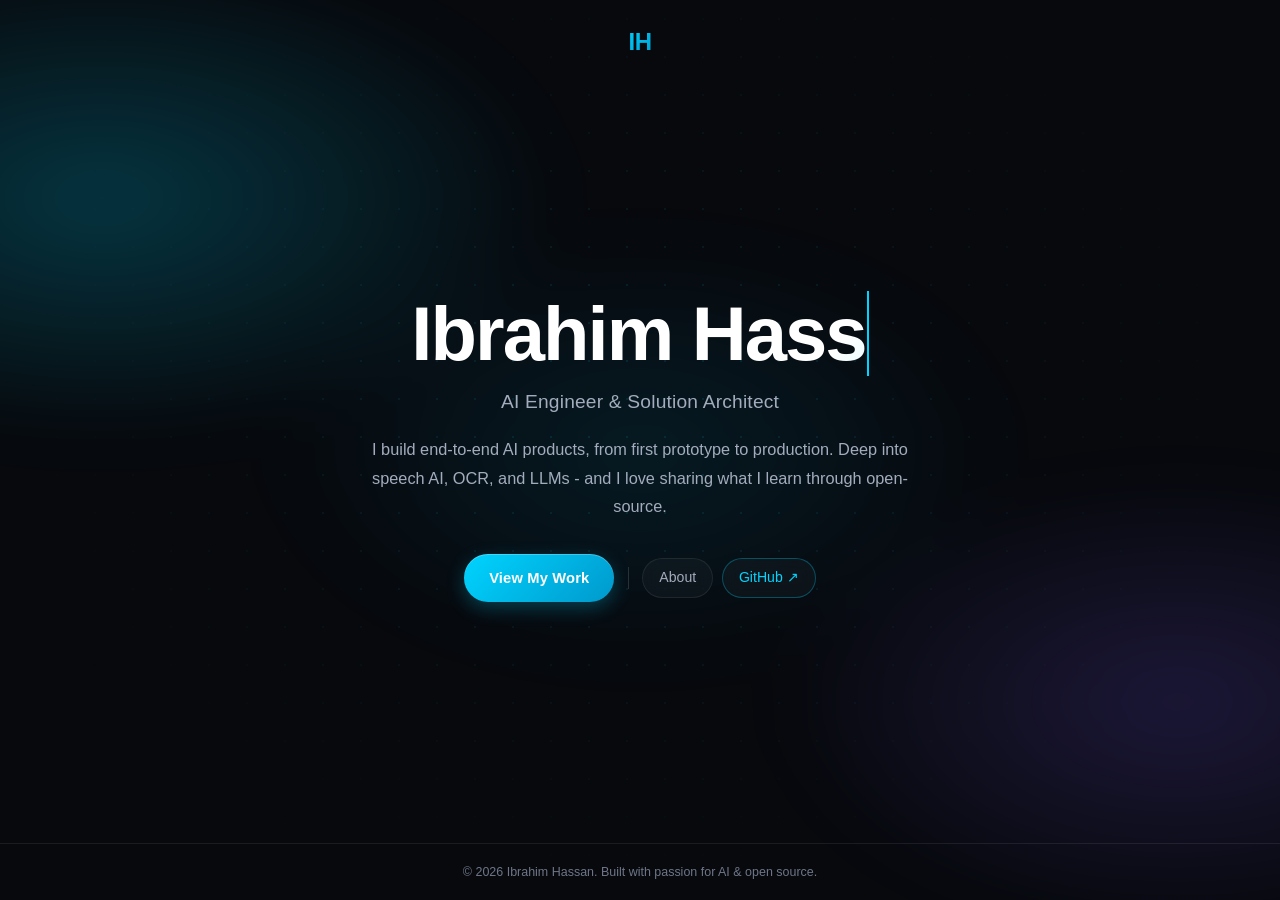
<file: index.html>
<!DOCTYPE html>
<html lang="en">

<head>
    <meta charset="UTF-8">
    <meta name="viewport" content="width=device-width, initial-scale=1.0">
    <title>Ibrahim Hassan - AI Engineer & Solution Architect</title>

    <meta name="description"
        content="Ibrahim Hassan - AI Engineer specializing in LLMs, Speech AI, OCR, and scalable ML systems. Sharing open-source projects and knowledge on building end-to-end AI products.">
    <meta name="keywords"
        content="AI Engineer, Machine Learning, LLM, Speech AI, OCR, RAG, Python, PyTorch, FastAPI, Document AI, AI Portfolio">
    <meta name="author" content="Ibrahim Hassan">

    <meta property="og:title" content="Ibrahim Hassan - AI Engineer & Solution Architect">
    <meta property="og:description"
        content="AI Engineer specializing in LLMs, Speech AI, OCR, and scalable ML systems. Sharing open-source projects and knowledge on building end-to-end AI products.">
    <meta property="og:type" content="website">
    <meta property="og:url" content="https://siwa-co.github.io/">
    <meta property="og:image" content="https://siwa-co.github.io/assests/Original.png">
    <meta property="og:image:alt" content="Ibrahim Hassan - AI Engineer Portfolio">
    <meta property="og:site_name" content="Ibrahim Hassan Portfolio">

    <meta name="twitter:card" content="summary_large_image">
    <meta name="twitter:title" content="Ibrahim Hassan - AI Engineer & Solution Architect">
    <meta name="twitter:description"
        content="AI Engineer specializing in LLMs, Speech AI, OCR, and scalable ML systems.">
    <meta name="twitter:image" content="https://siwa-co.github.io/assests/Original.png">
    <meta name="twitter:image:alt" content="Ibrahim Hassan - AI Engineer Portfolio">

    <link rel="canonical" href="https://siwa-co.github.io/">
    <link rel="icon" type="image/x-icon" href="assests/favicon.ico">
    <link rel="stylesheet" href="index.css">
</head>

<body class="landing-body">

    <div class="landing">

        <!-- Top: logo only -->
        <div class="landing-top">
            <span class="logo">IH</span>
        </div>

        <!-- Center: hero content -->
        <main class="landing-main">
            <div class="landing-content">
                <h1 class="landing-title">Ibrahim Hassan</h1>
                <p class="landing-subtitle">AI Engineer &amp; Solution Architect</p>
                <p class="landing-desc">
                    I build end-to-end AI products, from first prototype to production. Deep into speech AI, OCR, and
                    LLMs - and I love sharing what I learn through open-source.
                </p>
                <div class="landing-actions">
                    <a href="all-projects.html" class="cta-button">View My Work</a>
                    <span class="actions-divider" aria-hidden="true"></span>
                    <a href="about.html" class="landing-link">About</a>
                    <a href="https://github.com/siwa-co" target="_blank" rel="noopener noreferrer"
                        class="landing-link landing-link--ext">GitHub&nbsp;↗</a>
                </div>
            </div>
        </main>

        <!-- Bottom: copyright -->
        <footer class="landing-footer">
            <p>&copy; <span id="copyright-year"></span> Ibrahim Hassan. Built with passion for AI &amp; open source.</p>
        </footer>

    </div>

    <script>
        // Typing effect on hero title
        function typeWriter(element, text, speed = 55) {
            let i = 0;
            element.innerHTML = '';
            function type() {
                if (i < text.length) {
                    element.innerHTML = text.slice(0, i + 1) + '<span style="border-right:2px solid #00d4ff;margin-left:1px;animation:blink 0.7s step-end infinite;"></span>';
                    i++;
                    setTimeout(type, speed);
                } else {
                    setTimeout(() => { element.innerHTML = text; }, 800);
                }
            }
            type();
        }

        window.addEventListener('load', () => {
            document.getElementById('copyright-year').textContent = new Date().getFullYear();
            setTimeout(() => typeWriter(document.querySelector('.landing-title'), 'Ibrahim Hassan', 55), 300);
        });

        // Logo glitch
        const logo = document.querySelector('.logo');
        logo.addEventListener('mouseenter', () => { logo.style.animation = 'glitch 0.3s ease-in-out'; });
        logo.addEventListener('animationend', () => { logo.style.animation = ''; });
    </script>
    <style>
        @keyframes blink {

            0%,
            100% {
                opacity: 1;
            }

            50% {
                opacity: 0;
            }
        }
    </style>
</body>

</html>
</file>
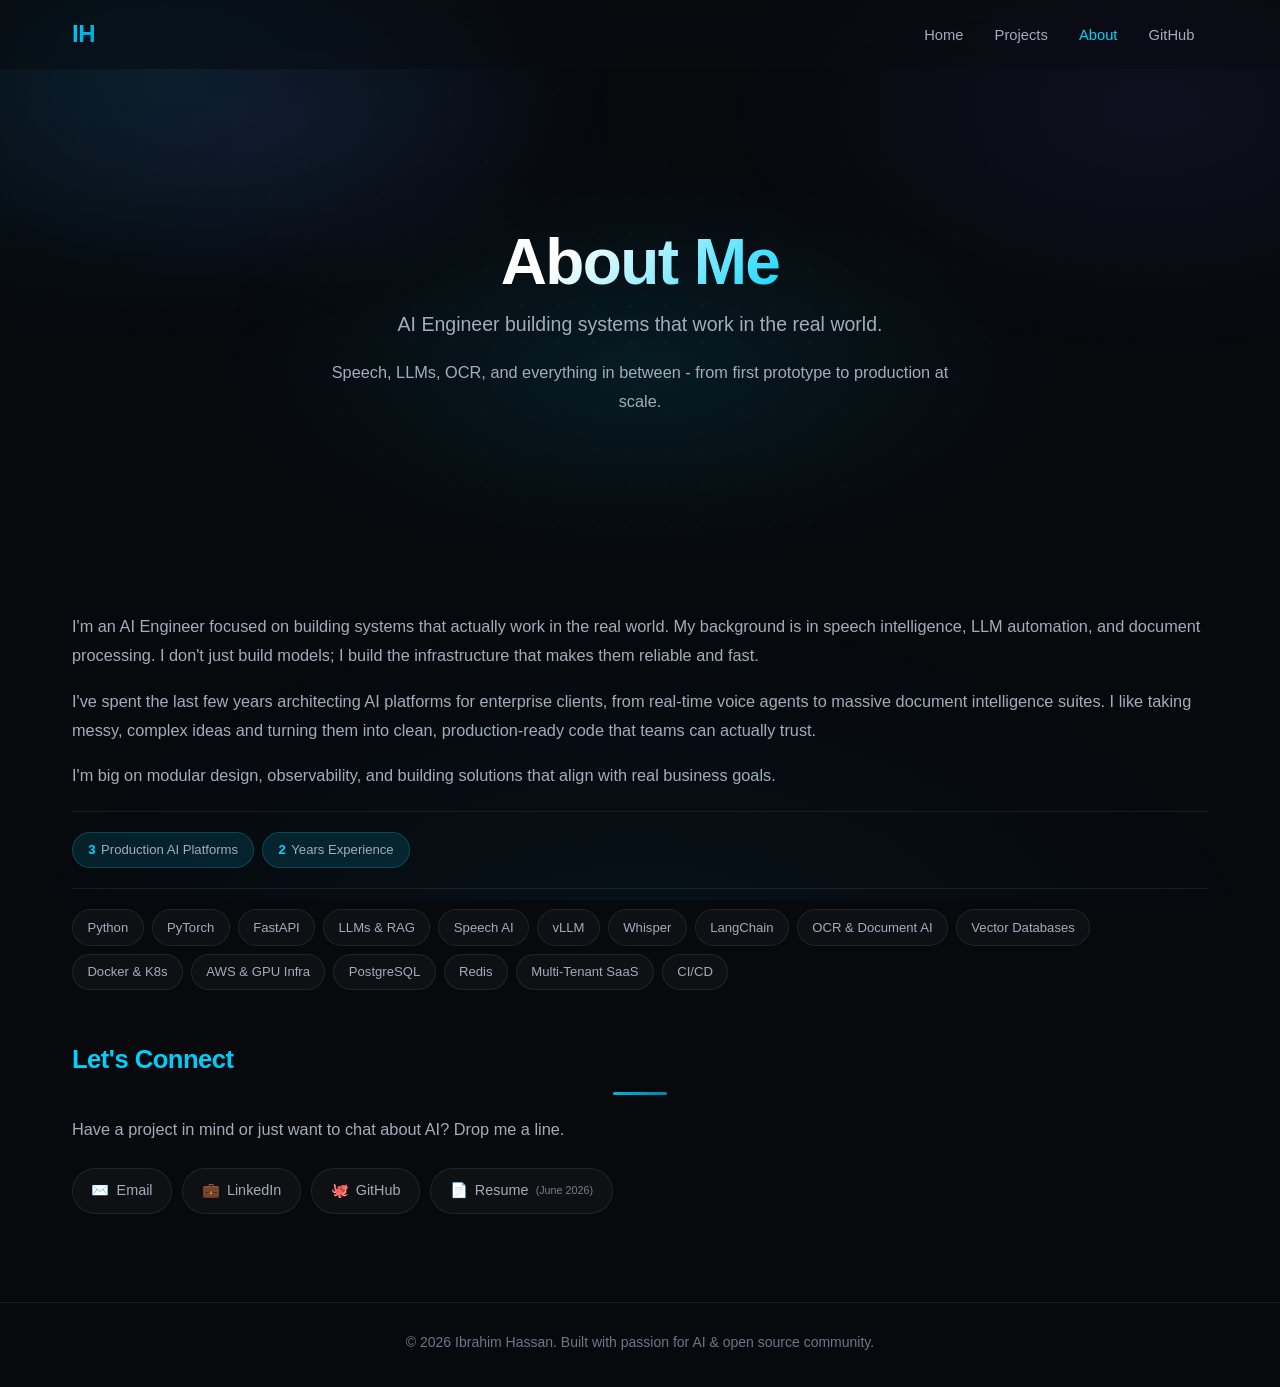
<file: about.html>
<!DOCTYPE html>
<html lang="en">

<head>
    <meta charset="UTF-8">
    <meta name="viewport" content="width=device-width, initial-scale=1.0">
    <title>About - Ibrahim Hassan | AI Engineer</title>

    <meta name="description"
        content="About Ibrahim Hassan - AI Engineer specializing in LLMs, Speech AI, OCR, and scalable ML systems. Get in touch or download his resume.">
    <meta name="keywords" content="Ibrahim Hassan, AI Engineer, Machine Learning, About, Contact, Resume">
    <meta name="author" content="Ibrahim Hassan">

    <meta property="og:title" content="About Ibrahim Hassan | AI Engineer">
    <meta property="og:description"
        content="AI Engineer specializing in LLMs, Speech AI, OCR, and scalable ML systems.">
    <meta property="og:type" content="website">
    <meta property="og:url" content="https://siwa-co.github.io/about.html">
    <meta property="og:image" content="https://siwa-co.github.io/assests/Original.png">
    <meta property="og:site_name" content="Ibrahim Hassan Portfolio">

    <meta name="twitter:card" content="summary_large_image">
    <meta name="twitter:title" content="About Ibrahim Hassan | AI Engineer">
    <meta name="twitter:description"
        content="AI Engineer specializing in LLMs, Speech AI, OCR, and scalable ML systems.">
    <meta name="twitter:image" content="https://siwa-co.github.io/assests/Original.png">

    <link rel="canonical" href="https://siwa-co.github.io/about.html">
    <link rel="icon" type="image/x-icon" href="assests/favicon.ico">
    <link rel="stylesheet" href="index.css">
</head>

<body>
    <!-- Navigation -->
    <nav>
        <div class="nav-container">
            <div class="logo" onclick="window.location.href='index.html'" style="cursor: pointer;">IH</div>
            <ul class="nav-links" id="navLinks">
                <li><a href="index.html">Home</a></li>
                <li><a href="all-projects.html">Projects</a></li>
                <li><a href="about.html" style="color: var(--accent-color);">About</a></li>
                <li><a href="https://github.com/siwa-co" target="_blank" rel="noopener noreferrer">GitHub</a></li>
            </ul>
            <button class="mobile-menu" id="mobileMenu">☰</button>
        </div>
    </nav>

    <!-- About Page Header (matches all-projects style) -->
    <section class="hero">
        <div class="container">
            <div class="hero-content" style="text-align: center;">
                <h1 style="font-size: clamp(2.5rem, 6vw, 4rem);">About Me</h1>
                <p class="hero-subtitle">AI Engineer building systems that work in the real world.</p>
                <p class="hero-description">
                    Speech, LLMs, OCR, and everything in between - from first prototype to production at scale.
                </p>
            </div>
        </div>
    </section>

    <!-- About content -->
    <section style="padding: 0 0 3.5rem;">
        <div class="container">
            <div class="about-text fade-in" style="margin-bottom: 3rem;">
                <p>
                    I'm an AI Engineer focused on building systems that actually work in the real world. My background
                    is in speech intelligence, LLM automation, and document processing. I don't just build models; I
                    build the infrastructure that makes them reliable and fast.
                </p>
                <p>
                    I've spent the last few years architecting AI platforms for enterprise clients, from real-time voice
                    agents to massive document intelligence suites. I like taking messy, complex ideas and turning them
                    into clean, production-ready code that teams can actually trust.
                </p>
                <p>
                    I'm big on modular design, observability, and building solutions that align with real business
                    goals.
                </p>

                <hr style="border: none; border-top: 1px solid var(--border-color); margin: 1.25rem 0;">
                <div class="stat-chips">
                    <span class="stat-chip"><strong>3</strong> Production AI Platforms</span>
                    <span class="stat-chip"><strong>2</strong> Years Experience</span>
                </div>
                <hr style="border: none; border-top: 1px solid var(--border-color); margin: 1.25rem 0;">

                <div class="skills">
                    <span class="skill-tag">Python</span>
                    <span class="skill-tag">PyTorch</span>
                    <span class="skill-tag">FastAPI</span>
                    <span class="skill-tag">LLMs & RAG</span>
                    <span class="skill-tag">Speech AI</span>
                    <span class="skill-tag">vLLM</span>
                    <span class="skill-tag">Whisper</span>
                    <span class="skill-tag">LangChain</span>
                    <span class="skill-tag">OCR & Document AI</span>
                    <span class="skill-tag">Vector Databases</span>
                    <span class="skill-tag">Docker & K8s</span>
                    <span class="skill-tag">AWS & GPU Infra</span>
                    <span class="skill-tag">PostgreSQL</span>
                    <span class="skill-tag">Redis</span>
                    <span class="skill-tag">Multi-Tenant SaaS</span>
                    <span class="skill-tag">CI/CD</span>
                </div>

            </div>

            <!-- Contact & Resume -->
            <div class="fade-in">
                <h2 class="section-title" style="text-align: left; font-size: 1.6rem; margin-bottom: 1.25rem;">Let's
                    Connect</h2>
                <p class="contact-text" style="text-align: left; margin-bottom: 1.5rem;">
                    Have a project in mind or just want to chat about AI? Drop me a line.
                </p>
                <div class="contact-links" style="justify-content: flex-start;">
                    <a href="mailto:[ih403020@gmail.com]" class="contact-link">
                        <span>✉️</span> Email
                    </a>
                    <a href="https://www.linkedin.com/in/ibrahim-hassan-326319269/" target="_blank"
                        class="contact-link">
                        <span>💼</span> LinkedIn
                    </a>
                    <a href="https://github.com/siwa-co" target="_blank" class="contact-link">
                        <span>🐙</span> GitHub
                    </a>
                    <a href="./assests/Resume.pdf" class="contact-link" target="_blank" download>
                        <span>📄</span> Resume <span style="font-size: 0.75em; opacity: 0.7;">(June 2026)</span>
                    </a>
                </div>
            </div>
        </div>
    </section>

    <!-- Footer -->
    <footer>
        <div class="container">
            <p>&copy; <span id="copyright-year"></span> Ibrahim Hassan. Built with passion for AI &amp; open source
                community.</p>
        </div>
    </footer>

    <script>
        const mobileMenu = document.getElementById('mobileMenu');
        const navLinks = document.getElementById('navLinks');

        mobileMenu.addEventListener('click', (e) => {
            e.stopPropagation();
            const isOpen = navLinks.classList.toggle('active');
            mobileMenu.setAttribute('aria-expanded', isOpen);
            mobileMenu.textContent = isOpen ? '✕' : '☰';
        });

        document.addEventListener('click', (e) => {
            if (!navLinks.contains(e.target) && !mobileMenu.contains(e.target)) {
                navLinks.classList.remove('active');
                mobileMenu.textContent = '☰';
            }
        });

        const observer = new IntersectionObserver((entries) => {
            entries.forEach(entry => {
                if (entry.isIntersecting) {
                    entry.target.classList.add('visible');
                    observer.unobserve(entry.target);
                }
            });
        }, { threshold: 0.1 });
        document.querySelectorAll('.fade-in').forEach(el => observer.observe(el));

        const navEl = document.querySelector('nav');
        const onScroll = () => {
            if (window.scrollY > 20) navEl.classList.add('scrolled');
            else navEl.classList.remove('scrolled');
        };
        window.addEventListener('scroll', onScroll, { passive: true });
        onScroll();

        window.addEventListener('load', () => {
            document.getElementById('copyright-year').textContent = new Date().getFullYear();
        });

        const logo = document.querySelector('.logo');
        logo.addEventListener('mouseenter', () => { logo.style.animation = 'glitch 0.3s ease-in-out'; });
        logo.addEventListener('animationend', () => { logo.style.animation = ''; });
    </script>
</body>

</html>
</file>
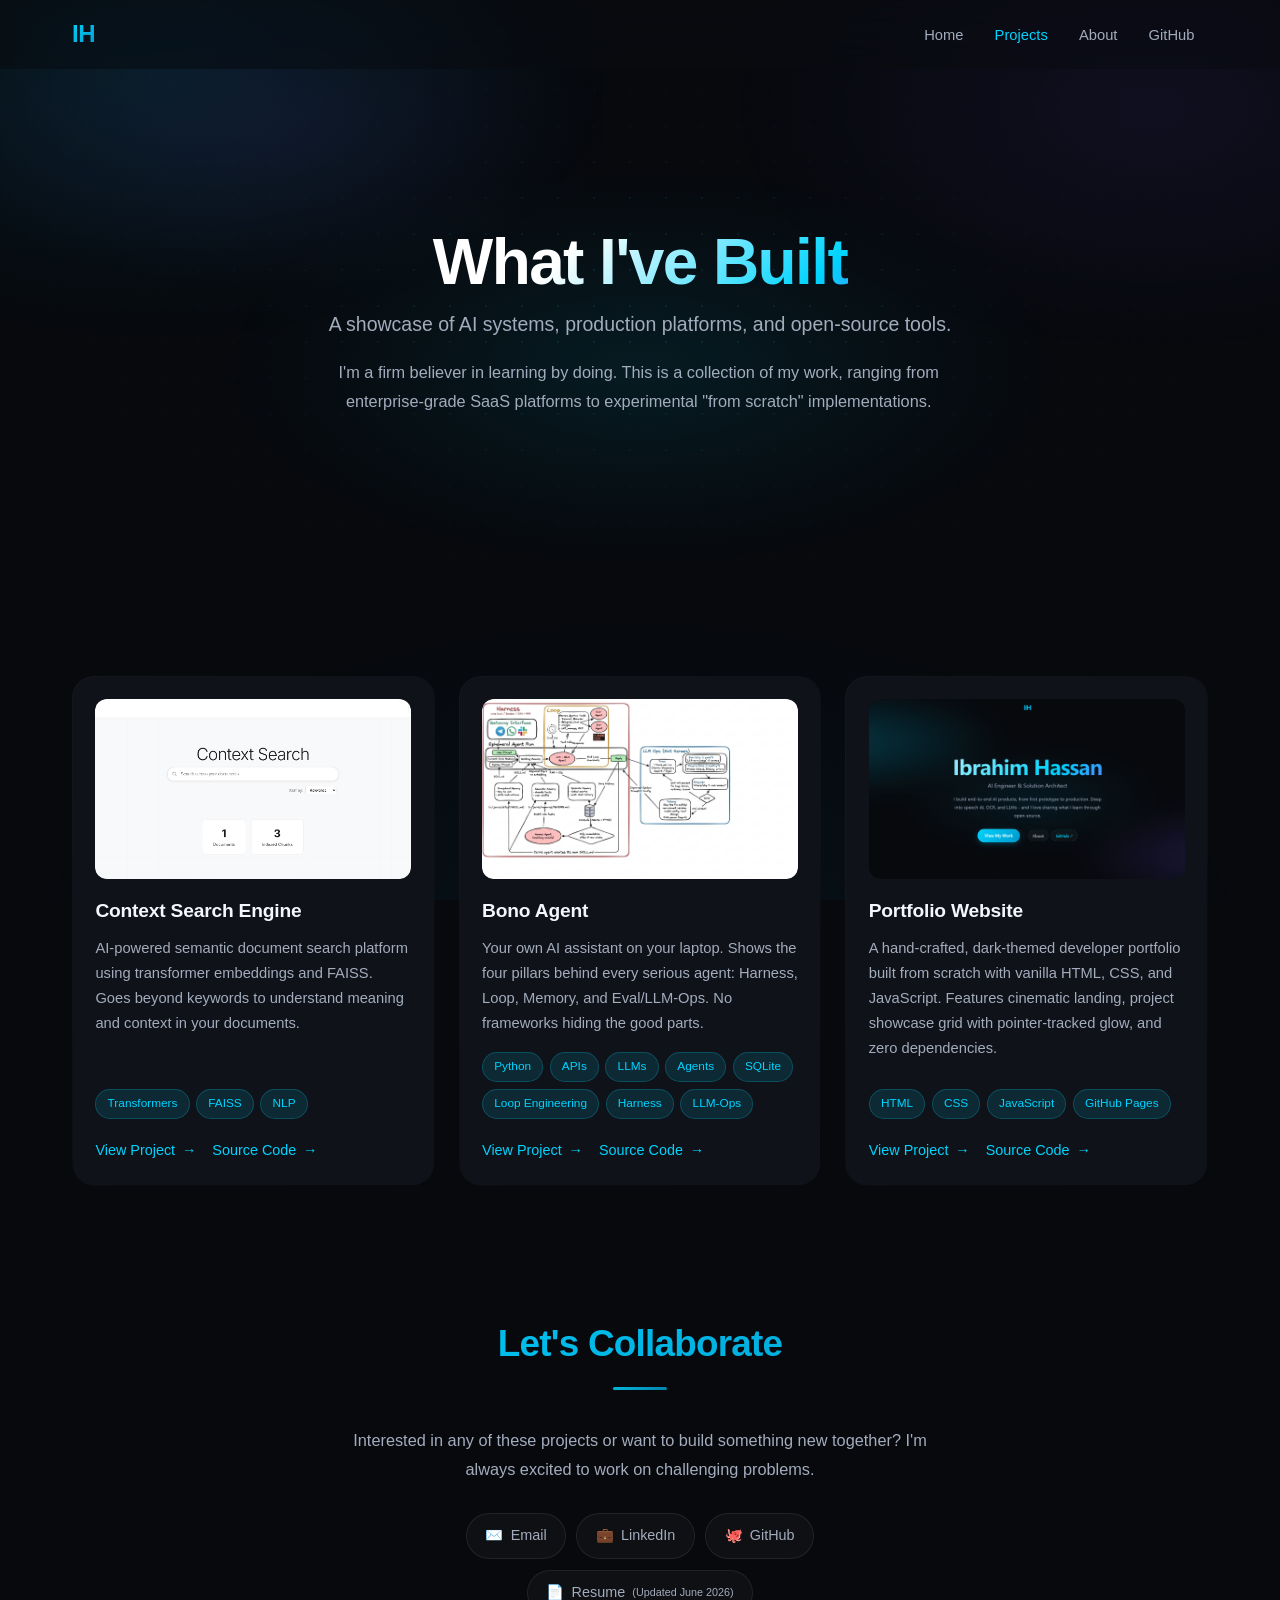
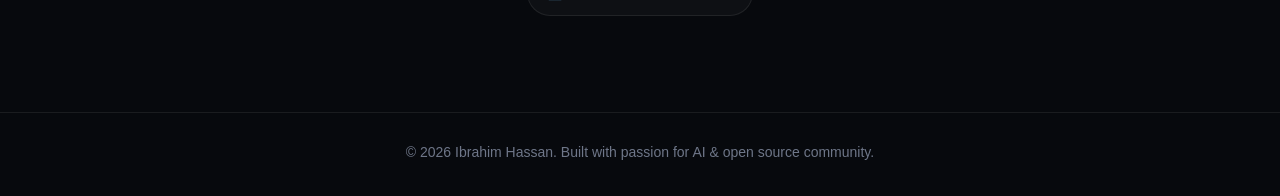
<file: all-projects.html>
<!DOCTYPE html>
<html lang="en">

<head>
    <meta charset="UTF-8">
    <meta name="viewport" content="width=device-width, initial-scale=1.0">
    <title>All Projects - Ibrahim Hassan | AI & ML Portfolio</title>

    <!-- SEO Meta Tags -->
    <meta name="description"
        content="Explore Ibrahim Hassan's complete portfolio of AI and machine learning projects including semantic search engines, multi-tenant SaaS platforms, document processing systems, and more.">
    <meta name="keywords"
        content="AI Projects, Machine Learning Portfolio, Semantic Search, Document Processing, LLM Applications, Computer Vision, NLP Projects">
    <meta name="author" content="Ibrahim Hassan">

    <!-- Open Graph Meta Tags -->
    <meta property="og:title" content="All Projects - Ibrahim Hassan | AI Engineer Portfolio">
    <meta property="og:description"
        content="From cutting-edge research implementations to production-ready applications. Explore AI, deep learning, computer vision, NLP, and scalable system design projects.">
    <meta property="og:type" content="website">
    <meta property="og:url" content="https://siwa-co.github.io/all-projects.html">
    <meta property="og:image" content="https://siwa-co.github.io/projects/resources/project-1/Project-Overview.png">
    <meta property="og:image:alt" content="AI Engineer Project Portfolio">
    <meta property="og:site_name" content="Ibrahim Hassan Portfolio">

    <!-- Twitter Card Meta Tags -->
    <meta name="twitter:card" content="summary_large_image">
    <meta name="twitter:title" content="All Projects - Ibrahim Hassan | AI Engineer Portfolio">
    <meta name="twitter:description"
        content="Explore cutting-edge AI projects: semantic search, document processing, LLM applications, and production-ready ML systems.">
    <meta name="twitter:image" content="https://siwa-co.github.io/projects/resources/project-1/Project-Overview.png">
    <meta name="twitter:image:alt" content="AI Engineer Project Portfolio">

    <!-- Canonical URL -->
    <link rel="canonical" href="https://siwa-co.github.io/all-projects.html">

    <link rel="icon" type="image/x-icon" href="assests/favicon.ico">
    <link rel="stylesheet" href="index.css">
</head>

<body>
    <!-- Navigation -->
    <nav>
        <div class="nav-container">
            <div class="logo" onclick="window.location.href='index.html'" style="cursor: pointer;">IH</div>
            <ul class="nav-links" id="navLinks">
                <li><a href="index.html">Home</a></li>
                <li><a href="all-projects.html" style="color: var(--accent-color);">Projects</a></li>
                <li><a href="about.html">About</a></li>
                <li><a href="https://github.com/siwa-co" target="_blank" rel="noopener noreferrer">GitHub</a></li>
            </ul>
            <button class="mobile-menu" id="mobileMenu">☰</button>
        </div>
    </nav>

    <!-- Projects Page Header -->
    <section class="hero">
        <div class="container">
            <div class="hero-content" style="text-align: center;">
                <h1 style="font-size: clamp(2.5rem, 6vw, 4rem);">What I've Built</h1>
                <p class="hero-subtitle">A showcase of AI systems, production platforms, and open-source tools.</p>
                <p class="hero-description">
                    I'm a firm believer in learning by doing. This is a collection of my work, ranging from
                    enterprise-grade SaaS platforms to experimental "from scratch" implementations.
                </p>
            </div>
        </div>
    </section>

    <!-- All Projects Section -->
    <section id="projects">
        <div class="container">
            <div class="projects-grid fade-in">
                <!-- Featured Projects (from main page) -->
                <div class="project-card">
                    <div
                        style="width: 100%; height: 180px; overflow: hidden; border-radius: 10px; margin-bottom: 1rem;">
                        <img src="projects/resources/project-1/Dashboard-With-Documents.png" alt="Context Search Engine"
                            style="width: 100%; height: 100%; object-fit: cover; display: block;">
                    </div>
                    <h3 class="project-title">Context Search Engine</h3>
                    <p class="project-description">
                        AI-powered semantic document search platform using transformer embeddings and FAISS.
                        Goes beyond keywords to understand meaning and context in your documents.
                    </p>
                    <div class="project-tech">
                        <span class="tech-tag">Transformers</span>
                        <span class="tech-tag">FAISS</span>
                        <span class="tech-tag">NLP</span>
                    </div>
                    <div class="project-links">
                        <a href="projects/project-1.html" class="project-link">View Project</a>
                        <a href="https://github.com/siwa-co/Context-Search-Engine-main" class="project-link"
                            target="_blank">Source Code</a>
                    </div>
                </div>



                <!-- Additional Projects -->

                <div class="project-card">
                    <div
                        style="width: 100%; height: 180px; overflow: hidden; border-radius: 10px; margin-bottom: 1rem;">
                        <img src="projects/resources/project/architecture-whiteboard.png" alt="Bono Agent"
                            style="width: 100%; height: 100%; object-fit: cover; display: block;">
                    </div>
                    <h3 class="project-title">Bono Agent</h3>
                    <p class="project-description">
                        Your own AI assistant on your laptop. Shows the four pillars behind every serious agent:
                        Harness, Loop, Memory, and Eval/LLM-Ops. No frameworks hiding the good parts.
                    </p>
                    <div class="project-tech">
                        <span class="tech-tag">Python</span>
                        <span class="tech-tag">APIs</span>
                        <span class="tech-tag">LLMs</span>
                        <span class="tech-tag">Agents</span>
                        <span class="tech-tag">SQLite</span>
                        <span class="tech-tag">Loop Engineering</span>
                        <span class="tech-tag">Harness</span>
                        <span class="tech-tag">LLM-Ops</span>
                    </div>
                    <div class="project-links">
                        <a href="projects/project.html" class="project-link">View Project</a>
                        <a href="https://github.com/siwa-co/bono-agent-main" class="project-link" target="_blank">Source
                            Code</a>
                    </div>
                </div>

                <div class="project-card">
                    <div
                        style="width: 100%; height: 180px; overflow: hidden; border-radius: 10px; margin-bottom: 1rem;">
                        <img src="projects/resources/project-9/Main-Page.png" alt="Portfolio Website"
                            style="width: 100%; height: 100%; object-fit: cover; display: block;">
                    </div>
                    <h3 class="project-title">Portfolio Website</h3>
                    <p class="project-description">
                        A hand-crafted, dark-themed developer portfolio built from scratch with vanilla HTML, CSS, and
                        JavaScript. Features cinematic landing, project showcase grid with pointer-tracked glow, and
                        zero dependencies.
                    </p>
                    <div class="project-tech">
                        <span class="tech-tag">HTML</span>
                        <span class="tech-tag">CSS</span>
                        <span class="tech-tag">JavaScript</span>
                        <span class="tech-tag">GitHub Pages</span>
                    </div>
                    <div class="project-links">
                        <a href="projects/project-9.html" class="project-link">View Project</a>
                        <a href="https://github.com/siwa-co/siwa-co.github.io" class="project-link"
                            target="_blank">Source Code</a>
                    </div>
                </div>



            </div>
        </div>
    </section>

    <!-- Contact Section -->
    <section id="contact">
        <div class="container">
            <h2 class="section-title fade-in">Let's Collaborate</h2>
            <div class="contact-content fade-in">
                <p class="contact-text">
                    Interested in any of these projects or want to build something new together? I'm always excited to
                    work on challenging problems.
                </p>
                <div class="contact-links">
                    <a href="mailto:ih403020@gmail.com" class="contact-link">
                        <span>✉️</span> Email
                    </a>
                    <a href="https://www.linkedin.com/in/ibrahim-hassan-326319269/" target="_blank"
                        class="contact-link">
                        <span>💼</span> LinkedIn
                    </a>
                    <a href="https://github.com/siwa-co" target="_blank" class="contact-link">
                        <span>🐙</span> GitHub
                    </a>
                    <a href="./assests/Resume.pdf" class="contact-link" target="_blank" download>
                        <span>📄</span> Resume <span style="font-size: 0.75em; color: var(--text-secondary);">(Updated
                            June 2026)</span>
                    </a>
                </div>
            </div>
        </div>
    </section>

    <!-- Footer -->
    <footer>
        <div class="container">
            <p>&copy; <span id="copyright-year"></span> Ibrahim Hassan. Built with passion for AI & open source
                community.</p>
        </div>
    </footer>

    <script>
        const mobileMenu = document.getElementById('mobileMenu');
        const navLinks = document.getElementById('navLinks');

        mobileMenu.addEventListener('click', (e) => {
            e.stopPropagation();
            const isOpen = navLinks.classList.toggle('active');
            mobileMenu.setAttribute('aria-expanded', isOpen);
            mobileMenu.textContent = isOpen ? '✕' : '☰';
        });

        document.addEventListener('click', (e) => {
            if (!navLinks.contains(e.target) && !mobileMenu.contains(e.target)) {
                navLinks.classList.remove('active');
                mobileMenu.textContent = '☰';
            }
        });

        const observer = new IntersectionObserver((entries) => {
            entries.forEach(entry => {
                if (entry.isIntersecting) {
                    entry.target.classList.add('visible');
                    observer.unobserve(entry.target);
                }
            });
        }, { threshold: 0.1, rootMargin: '0px 0px -10px 0px' });
        document.querySelectorAll('.fade-in').forEach(el => observer.observe(el));

        const navEl = document.querySelector('nav');
        const onScroll = () => {
            if (window.scrollY > 20) navEl.classList.add('scrolled');
            else navEl.classList.remove('scrolled');
        };
        window.addEventListener('scroll', onScroll, { passive: true });
        onScroll();

        const logo = document.querySelector('.logo');
        logo.addEventListener('mouseenter', () => { logo.style.animation = 'glitch 0.3s ease-in-out'; });
        logo.addEventListener('animationend', () => { logo.style.animation = ''; });

        // Pointer-tracked glow on project cards
        document.querySelectorAll('.project-card').forEach(card => {
            card.addEventListener('pointermove', (e) => {
                const r = card.getBoundingClientRect();
                card.style.setProperty('--glow-x', ((e.clientX - r.left) / r.width) * 100 + '%');
                card.style.setProperty('--glow-y', ((e.clientY - r.top) / r.height) * 100 + '%');
            });
        });

        window.addEventListener('load', () => {
            document.getElementById('copyright-year').textContent = new Date().getFullYear();
        });
    </script>
</body>

</html>
</file>
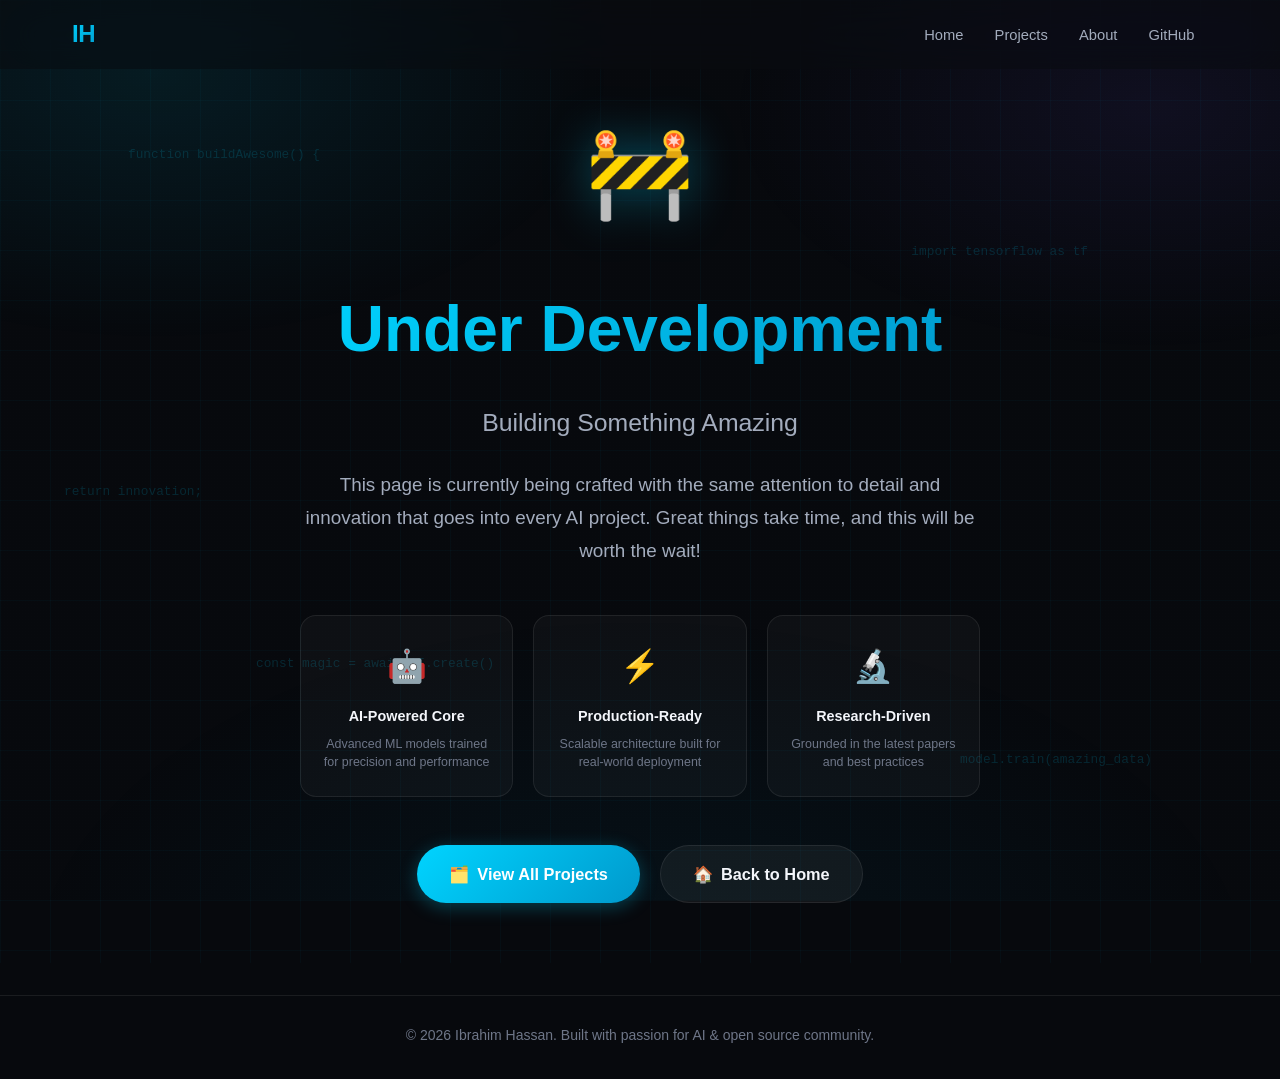
<file: under-dev.html>
<!DOCTYPE html>
<html lang="en">

<head>
    <meta charset="UTF-8">
    <meta name="viewport" content="width=device-width, initial-scale=1.0">
    <title>Under Development | Ibrahim Hassan</title>

    <!-- SEO Meta Tags -->
    <meta name="description"
        content="This page is currently under development. Great things take time! Check back soon for exciting AI and machine learning content.">
    <meta name="keywords" content="AI Development, Machine Learning Projects, Coming Soon">
    <meta name="author" content="Ibrahim Hassan">
    <meta name="robots" content="noindex, nofollow">

    <!-- Open Graph Meta Tags -->
    <meta property="og:title" content="Under Development - Ibrahim Hassan">
    <meta property="og:description"
        content="This page is currently being crafted with the same attention to detail and innovation that goes into every AI project. Great things take time!">
    <meta property="og:type" content="website">
    <meta property="og:url" content="https://siwa-co.github.io/under-dev.html">
    <meta property="og:image" content="https://siwa-co.github.io/assests/Original.png">
    <meta property="og:image:alt" content="Under Development">
    <meta property="og:site_name" content="Ibrahim Hassan Portfolio">

    <!-- Twitter Card Meta Tags -->
    <meta name="twitter:card" content="summary">
    <meta name="twitter:title" content="Under Development - Ibrahim Hassan">
    <meta name="twitter:description"
        content="This page is currently being crafted with attention to detail. Check back soon!">
    <meta name="twitter:image" content="https://siwa-co.github.io/assests/Original.png">

    <link rel="icon" type="image/x-icon" href="assests/favicon.ico">
    <link rel="stylesheet" href="index.css">
    <style>
        /* Page-specific styles for the under-development experience */

        .development-container {
            flex: 1;
            display: flex;
            align-items: center;
            justify-content: center;
            min-height: 100vh;
            padding: 100px 20px 60px;
            position: relative;
        }

        /* Animated background grid */
        .bg-grid {
            position: absolute;
            inset: 0;
            background-image:
                linear-gradient(rgba(0, 212, 255, 0.03) 1px, transparent 1px),
                linear-gradient(90deg, rgba(0, 212, 255, 0.03) 1px, transparent 1px);
            background-size: 50px 50px;
            animation: gridMove 20s linear infinite;
            z-index: 0;
            pointer-events: none;
        }

        @keyframes gridMove {
            0% {
                transform: translate(0, 0);
            }

            100% {
                transform: translate(50px, 50px);
            }
        }

        /* Floating code snippets */
        .code-float {
            position: absolute;
            font-family: 'SF Mono', Monaco, 'Cascadia Code', 'Roboto Mono', Consolas, 'Courier New', monospace;
            font-size: 0.8rem;
            color: var(--accent-color);
            opacity: 0.15;
            animation: codeFloat 15s ease-in-out infinite;
            pointer-events: none;
            z-index: 0;
        }

        .code-float:nth-child(2) {
            top: 15%;
            left: 10%;
            animation-delay: 0s;
        }

        .code-float:nth-child(3) {
            top: 25%;
            right: 15%;
            animation-delay: 3s;
        }

        .code-float:nth-child(4) {
            bottom: 30%;
            left: 20%;
            animation-delay: 6s;
        }

        .code-float:nth-child(5) {
            bottom: 20%;
            right: 10%;
            animation-delay: 9s;
        }

        .code-float:nth-child(6) {
            top: 50%;
            left: 5%;
            animation-delay: 12s;
        }

        @keyframes codeFloat {

            0%,
            100% {
                transform: translateY(0px) rotate(0deg);
                opacity: 0.1;
            }

            50% {
                transform: translateY(-30px) rotate(5deg);
                opacity: 0.28;
            }
        }

        /* Content card */
        .development-content {
            text-align: center;
            max-width: 680px;
            position: relative;
            z-index: 1;
        }

        /* Pulsing icon */
        .dev-icon {
            font-size: 5.5rem;
            margin-bottom: 2rem;
            display: inline-block;
            animation: devPulse 2.5s ease-in-out infinite;
            filter: drop-shadow(0 0 24px rgba(0, 212, 255, 0.35));
            cursor: default;
        }

        @keyframes devPulse {

            0%,
            100% {
                transform: scale(1);
            }

            50% {
                transform: scale(1.06);
            }
        }

        .dev-title {
            font-size: clamp(2.5rem, 6vw, 4rem);
            font-weight: 700;
            margin-bottom: 1.25rem;
            background: var(--accent-gradient);
            -webkit-background-clip: text;
            -webkit-text-fill-color: transparent;
            background-clip: text;
            opacity: 0;
            animation: fadeInUp 0.9s var(--ease-out-expo) 0.3s forwards;
        }

        .dev-subtitle {
            font-size: var(--fs-lg);
            color: var(--text-secondary);
            margin-bottom: 1.5rem;
            opacity: 0;
            animation: fadeInUp 0.9s var(--ease-out-expo) 0.5s forwards;
        }

        .dev-message {
            font-size: var(--fs-md);
            color: var(--text-secondary);
            margin-bottom: 3rem;
            line-height: 1.75;
            opacity: 0;
            animation: fadeInUp 0.9s var(--ease-out-expo) 0.7s forwards;
        }

        /* Feature highlights */
        .highlights {
            display: grid;
            grid-template-columns: repeat(auto-fit, minmax(180px, 1fr));
            gap: 1.25rem;
            margin-bottom: 3rem;
            opacity: 0;
            animation: fadeInUp 0.9s var(--ease-out-expo) 0.9s forwards;
        }

        .highlight-card {
            background: var(--surface-1);
            border: 1px solid var(--border-color);
            border-radius: var(--radius-md);
            padding: 1.5rem 1.25rem;
            transition: var(--transition);
            position: relative;
            overflow: hidden;
        }

        .highlight-card::before {
            content: '';
            position: absolute;
            inset: 0;
            background: radial-gradient(circle at var(--glow-x, 50%) var(--glow-y, 50%), rgba(0, 212, 255, 0.07) 0%, transparent 65%);
            opacity: 0;
            transition: opacity 0.3s;
        }

        .highlight-card:hover::before {
            opacity: 1;
        }

        .highlight-card:hover {
            border-color: var(--border-accent);
            transform: translateY(-3px);
            box-shadow: var(--shadow-glow);
        }

        .highlight-icon {
            font-size: 2rem;
            margin-bottom: 0.75rem;
            display: block;
        }

        .highlight-card h3 {
            color: var(--text-primary);
            font-size: var(--fs-sm);
            font-weight: 600;
            margin-bottom: 0.4rem;
        }

        .highlight-card p {
            color: var(--text-muted);
            font-size: var(--fs-xs);
            line-height: 1.5;
        }

        /* Action buttons */
        .action-buttons {
            display: flex;
            gap: 1.25rem;
            justify-content: center;
            flex-wrap: wrap;
            opacity: 0;
            animation: fadeInUp 0.9s var(--ease-out-expo) 1.1s forwards;
        }

        .btn {
            display: inline-flex;
            align-items: center;
            gap: 0.5rem;
            padding: 0.9rem 2rem;
            border-radius: var(--radius-pill);
            font-weight: 600;
            font-size: var(--fs-base);
            text-decoration: none;
            transition: var(--transition);
            border: none;
            cursor: pointer;
            position: relative;
            overflow: hidden;
        }

        .btn-primary {
            background: var(--accent-gradient);
            color: #fff;
            box-shadow: 0 4px 18px rgba(0, 212, 255, 0.28);
        }

        .btn-primary::before {
            content: '';
            position: absolute;
            inset: 0;
            background: linear-gradient(90deg, transparent, rgba(255, 255, 255, 0.18), transparent);
            transform: translateX(-100%);
            transition: transform 0.5s;
        }

        .btn-primary:hover::before {
            transform: translateX(100%);
        }

        .btn-primary:hover {
            transform: translateY(-2px);
            box-shadow: 0 10px 30px rgba(0, 212, 255, 0.4);
        }

        .btn-secondary {
            background: var(--surface-2);
            color: var(--text-primary);
            border: 1px solid var(--border-color);
        }

        .btn-secondary:hover {
            background: var(--surface-3);
            border-color: var(--border-accent);
            color: var(--accent-color);
            transform: translateY(-2px);
        }

        /* Responsive */
        @media (max-width: 768px) {
            .development-container {
                padding: 120px 20px 40px;
            }

            .action-buttons {
                flex-direction: column;
                align-items: center;
            }

            .btn {
                width: 100%;
                max-width: 260px;
                justify-content: center;
            }

            .code-float {
                display: none;
            }
        }
    </style>
</head>

<body>
    <!-- Navigation -->
    <nav>
        <div class="nav-container">
            <div class="logo" onclick="window.location.href='index.html'" style="cursor: pointer;">IH</div>
            <ul class="nav-links" id="navLinks">
                <li><a href="index.html">Home</a></li>
                <li><a href="all-projects.html">Projects</a></li>
                <li><a href="about.html">About</a></li>
                <li><a href="https://github.com/siwa-co" target="_blank" rel="noopener noreferrer">GitHub</a></li>
            </ul>
            <button class="mobile-menu" id="mobileMenu" aria-label="Toggle navigation" aria-expanded="false">☰</button>
        </div>
    </nav>

    <!-- Main content -->
    <div class="development-container">
        <div class="bg-grid"></div>

        <!-- Floating code elements -->
        <div class="code-float">function buildAwesome() {</div>
        <div class="code-float">import tensorflow as tf</div>
        <div class="code-float">const magic = await AI.create()</div>
        <div class="code-float">model.train(amazing_data)</div>
        <div class="code-float">return innovation;</div>

        <div class="development-content">
            <div class="dev-icon" id="devIcon">🚧</div>
            <h1 class="dev-title">Under Development</h1>
            <p class="dev-subtitle">Building Something Amazing</p>
            <p class="dev-message">
                This page is currently being crafted with the same attention to detail and innovation
                that goes into every AI project. Great things take time, and this will be worth the wait!
            </p>

            <!-- What's coming highlight cards -->
            <div class="highlights">
                <div class="highlight-card">
                    <span class="highlight-icon">🤖</span>
                    <h3>AI-Powered Core</h3>
                    <p>Advanced ML models trained for precision and performance</p>
                </div>
                <div class="highlight-card">
                    <span class="highlight-icon">⚡</span>
                    <h3>Production-Ready</h3>
                    <p>Scalable architecture built for real-world deployment</p>
                </div>
                <div class="highlight-card">
                    <span class="highlight-icon">🔬</span>
                    <h3>Research-Driven</h3>
                    <p>Grounded in the latest papers and best practices</p>
                </div>
            </div>

            <div class="action-buttons">
                <a href="all-projects.html" class="btn btn-primary">
                    <span>🗂️</span> View All Projects
                </a>
                <a href="index.html" class="btn btn-secondary">
                    <span>🏠</span> Back to Home
                </a>
            </div>
        </div>
    </div>

    <!-- Footer -->
    <footer>
        <div class="container">
            <p>&copy; <span id="copyright-year"></span> Ibrahim Hassan. Built with passion for AI &amp; open source
                community.</p>
        </div>
    </footer>

    <script>
        // Mobile menu toggle
        const mobileMenu = document.getElementById('mobileMenu');
        const navLinks = document.getElementById('navLinks');

        mobileMenu.addEventListener('click', (e) => {
            e.stopPropagation();
            const isOpen = navLinks.classList.toggle('active');
            mobileMenu.setAttribute('aria-expanded', isOpen);
            mobileMenu.textContent = isOpen ? '✕' : '☰';
        });

        document.addEventListener('click', (e) => {
            if (!navLinks.contains(e.target) && !mobileMenu.contains(e.target)) {
                navLinks.classList.remove('active');
                mobileMenu.setAttribute('aria-expanded', false);
                mobileMenu.textContent = '☰';
            }
        });

        // Scroll-aware nav
        const navEl = document.querySelector('nav');
        const onScroll = () => {
            if (window.scrollY > 20) navEl.classList.add('scrolled');
            else navEl.classList.remove('scrolled');
        };
        window.addEventListener('scroll', onScroll, { passive: true });
        onScroll();

        // Logo glitch on hover
        const logo = document.querySelector('.logo');
        logo.addEventListener('mouseenter', () => { logo.style.animation = 'glitch 0.3s ease-in-out'; });
        logo.addEventListener('animationend', () => { logo.style.animation = ''; });

        // Pointer-tracked glow on highlight cards
        document.querySelectorAll('.highlight-card').forEach(card => {
            card.addEventListener('pointermove', (e) => {
                const r = card.getBoundingClientRect();
                card.style.setProperty('--glow-x', ((e.clientX - r.left) / r.width) * 100 + '%');
                card.style.setProperty('--glow-y', ((e.clientY - r.top) / r.height) * 100 + '%');
            });
        });

        // Easter egg: click the icon 5 times
        let clickCount = 0;
        const devIcon = document.getElementById('devIcon');

        devIcon.addEventListener('click', () => {
            clickCount++;
            if (clickCount === 5) {
                devIcon.style.transition = 'transform 0.6s var(--ease-spring, cubic-bezier(0.34,1.56,0.64,1))';
                devIcon.style.transform = 'scale(1.3) rotate(360deg)';
                devIcon.textContent = '🎉';

                const colors = ['#00d4ff', '#0099cc', '#4ade80', '#fbbf24', '#7c5cff'];
                for (let i = 0; i < 24; i++) {
                    const dot = document.createElement('div');
                    dot.style.cssText = `
                        position:fixed; width:8px; height:8px; border-radius:50%;
                        background:${colors[Math.floor(Math.random() * colors.length)]};
                        left:${Math.random() * 100}vw; top:${Math.random() * 40}vh;
                        animation:confetti 1.8s ease-out forwards; z-index:9999;
                        pointer-events:none;
                    `;
                    document.body.appendChild(dot);
                    setTimeout(() => dot.remove(), 1900);
                }

                setTimeout(() => {
                    devIcon.style.transform = '';
                    devIcon.textContent = '🚧';
                    clickCount = 0;
                }, 3000);
            }
        });

        // Confetti keyframe (injected once)
        const s = document.createElement('style');
        s.textContent = `@keyframes confetti {
            0%   { transform: translateY(0) rotate(0deg); opacity: 1; }
            100% { transform: translateY(60vh) rotate(720deg); opacity: 0; }
        }`;
        document.head.appendChild(s);

        // Copyright year
        window.addEventListener('load', () => {
            document.getElementById('copyright-year').textContent = new Date().getFullYear();
        });
    </script>
</body>

</html>
</file>
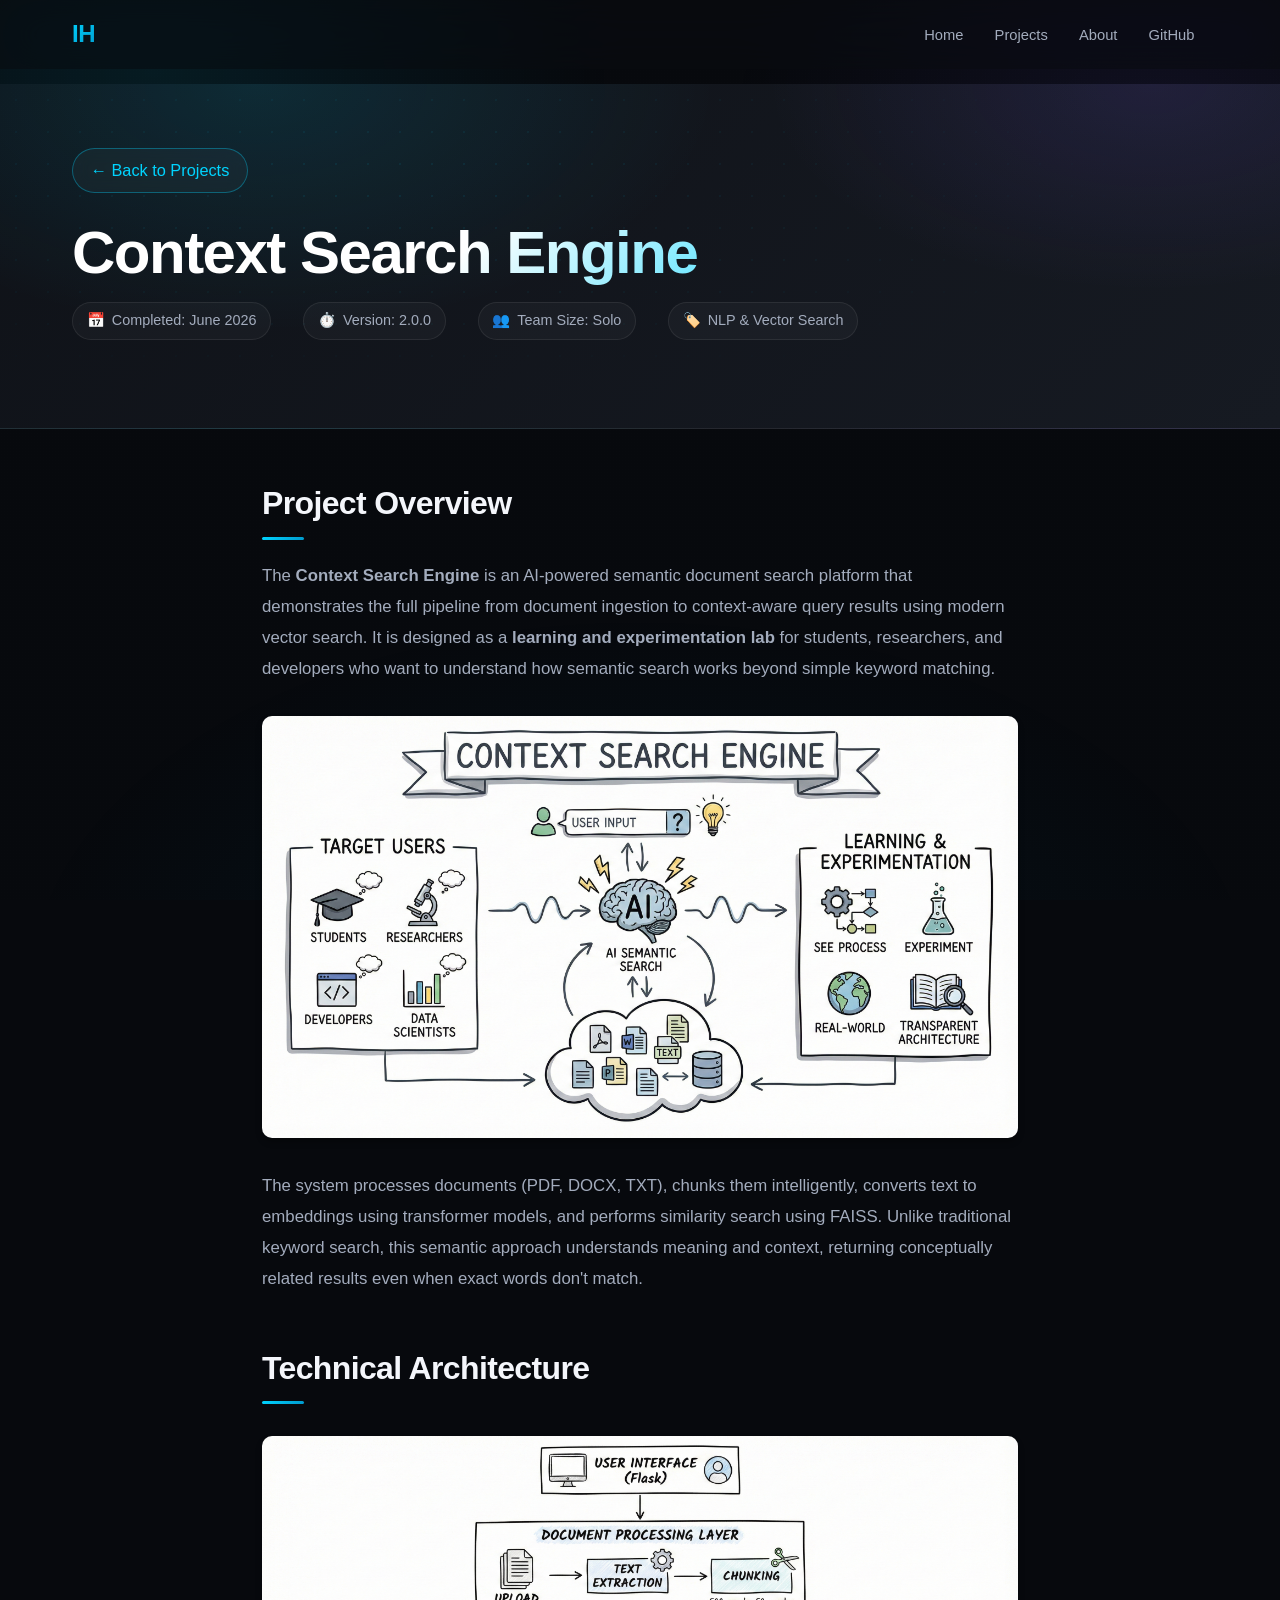
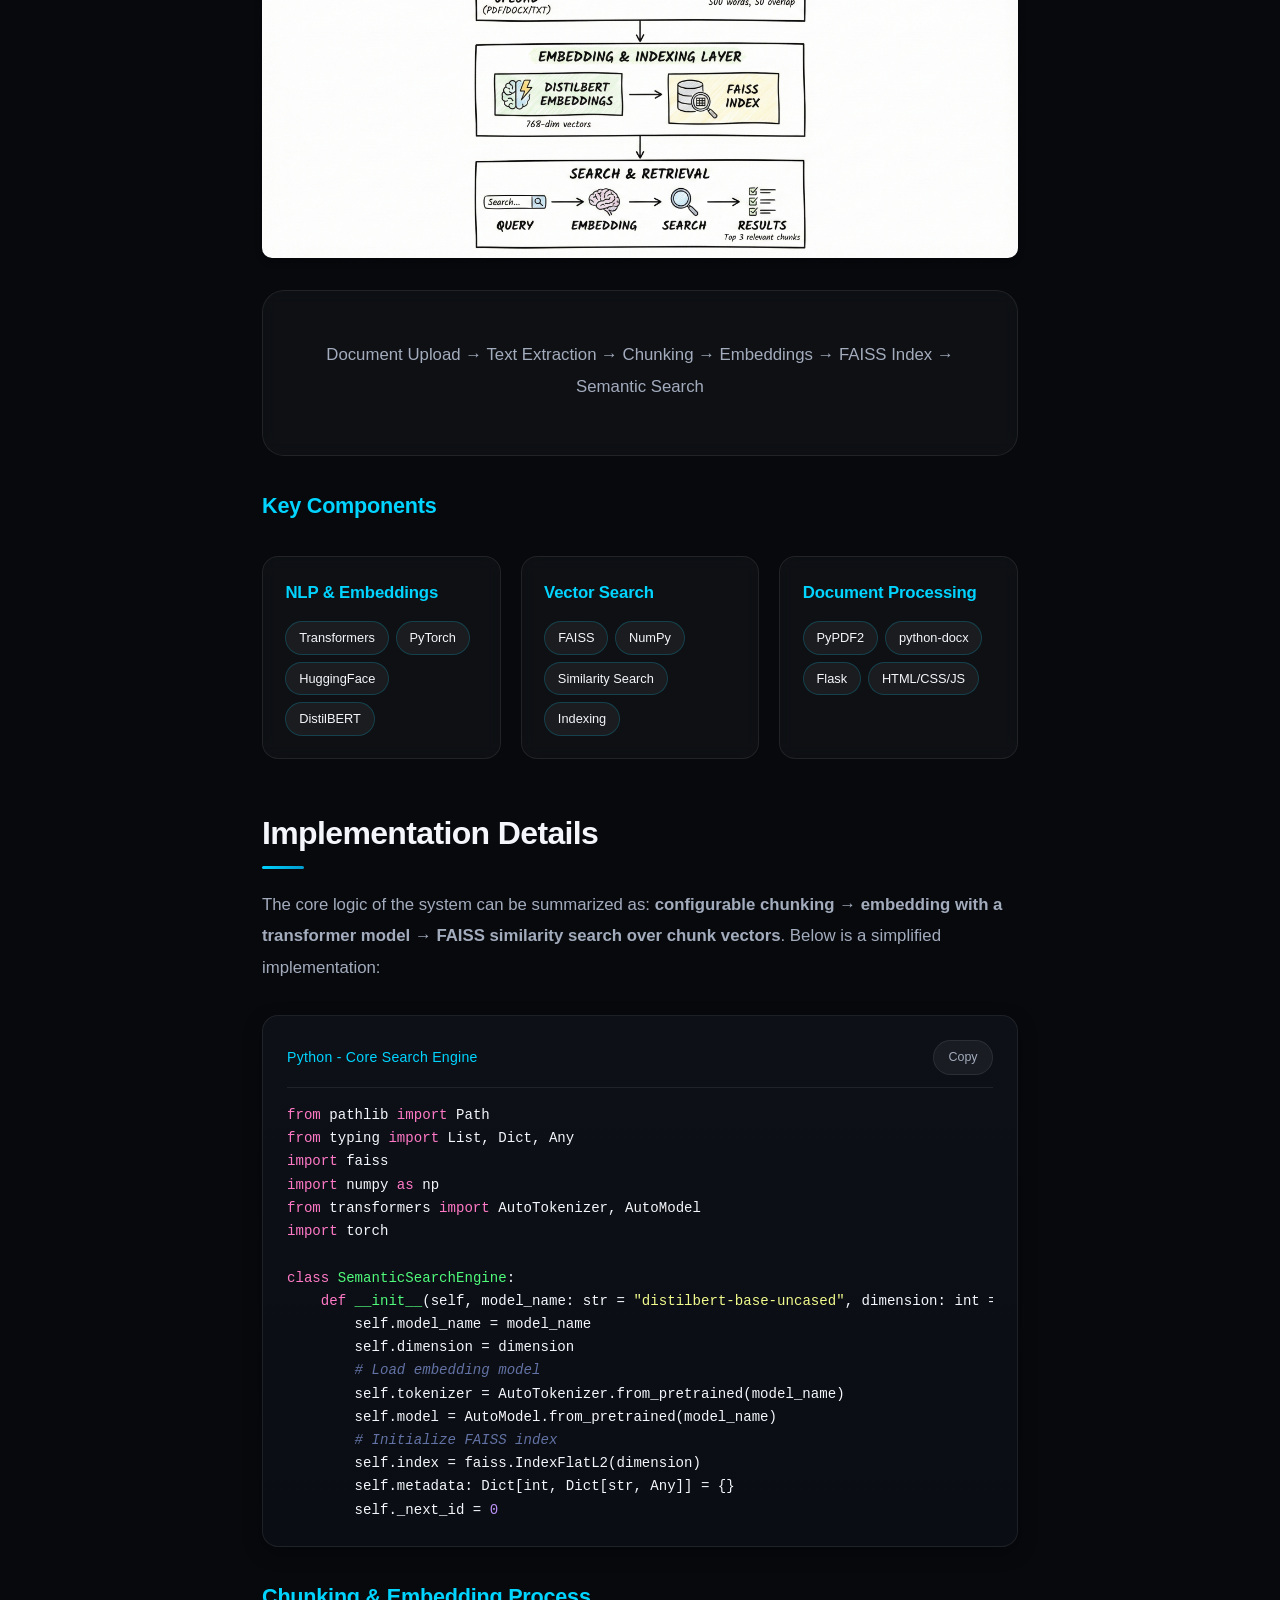
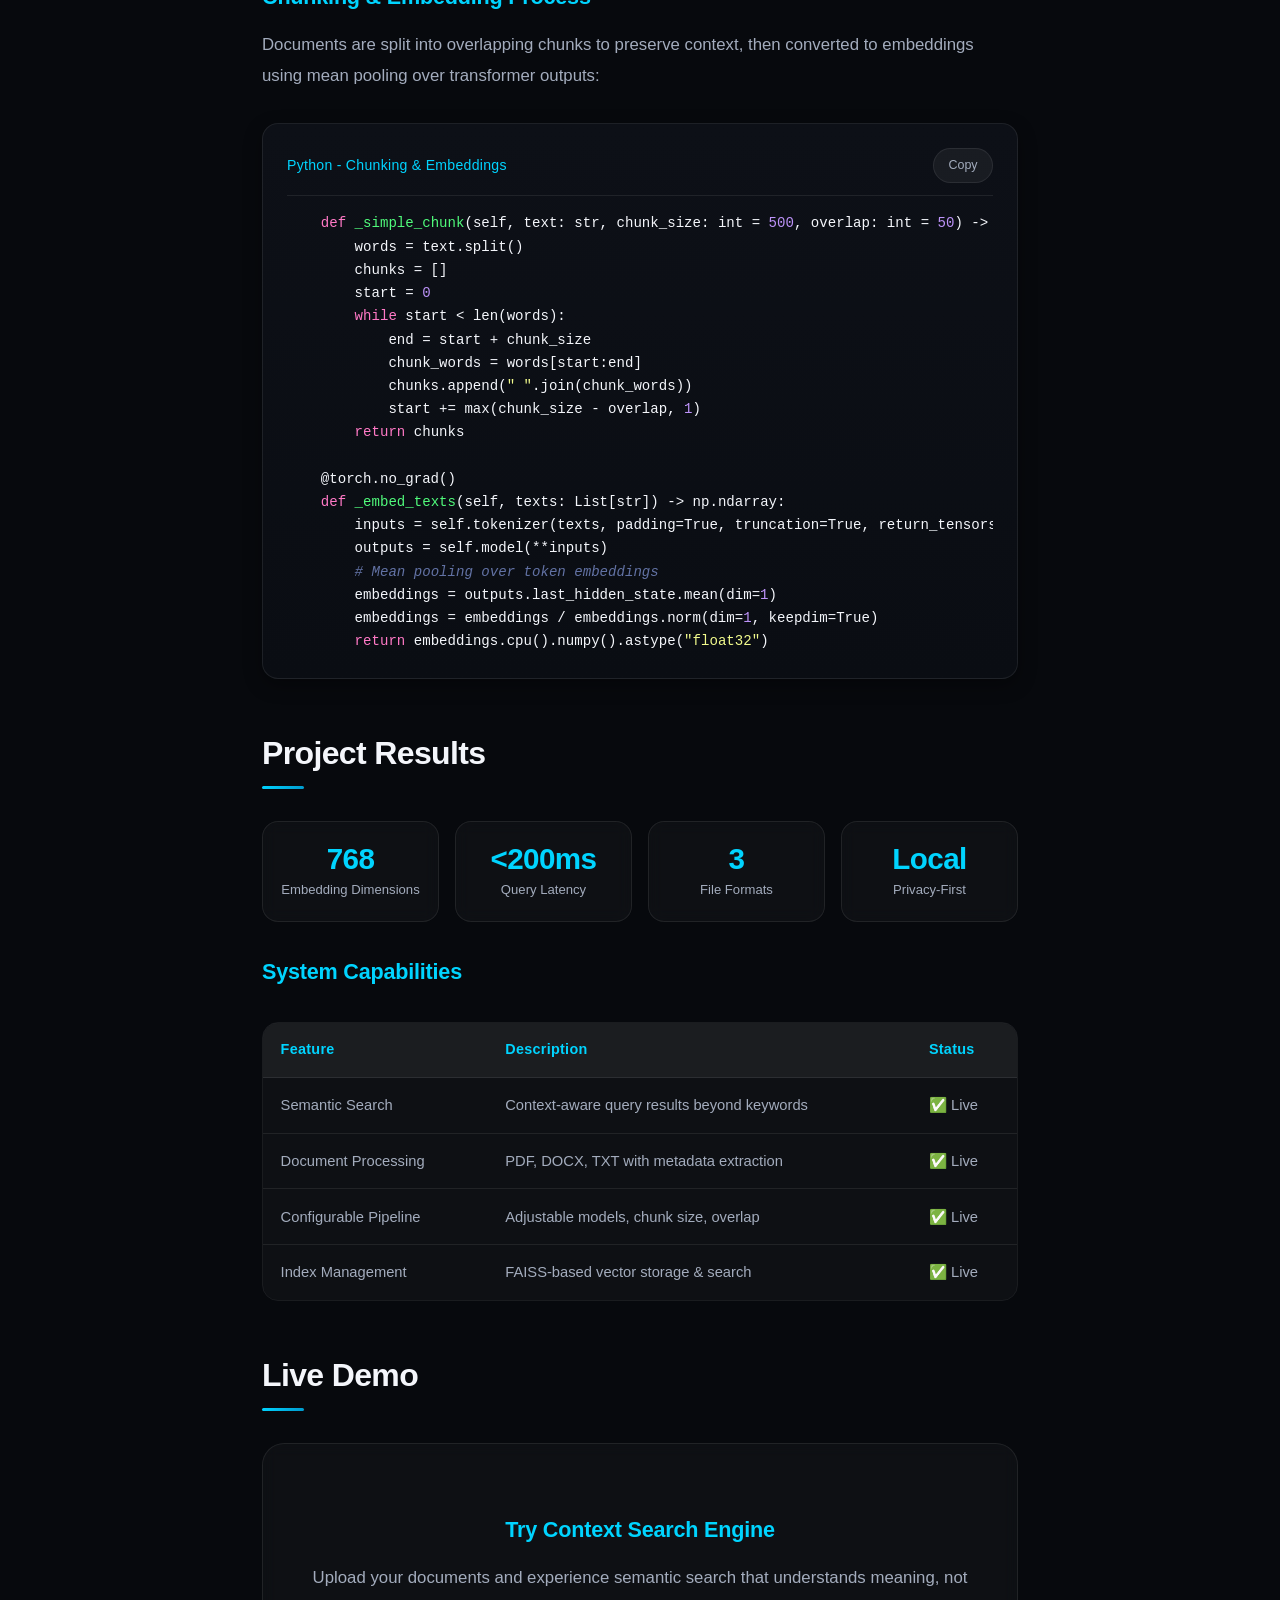
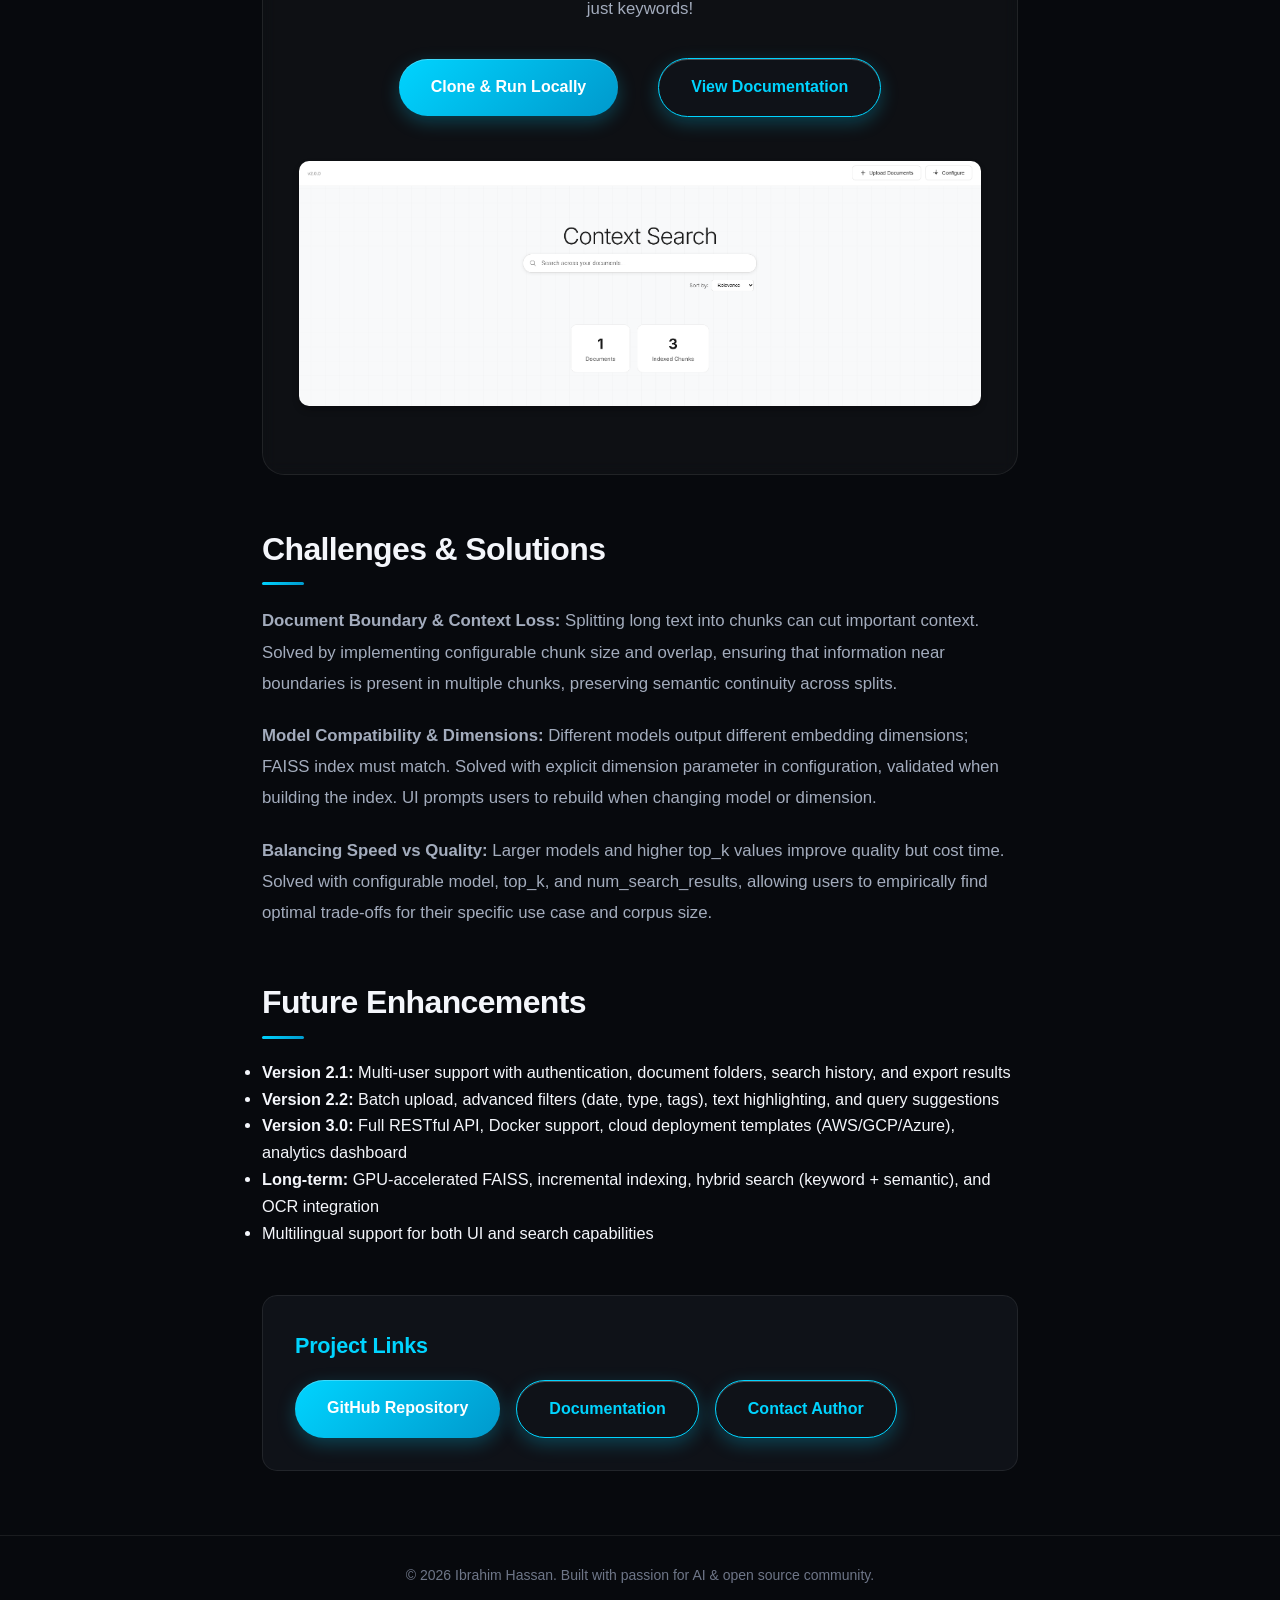
<file: projects/project-1.html>
﻿<!DOCTYPE html>
<html lang="en">

<head>
    <meta charset="UTF-8">
    <meta name="viewport" content="width=device-width, initial-scale=1.0">
    <title>Context Search Engine - AI-Powered Semantic Document Search | Ibrahim Hassan</title>

    <!-- SEO Meta Tags -->
    <meta name="description"
        content="AI-powered semantic document search platform using transformer embeddings and FAISS. Goes beyond keywords to understand meaning and context. Open-source learning lab for semantic search.">
    <meta name="keywords"
        content="Semantic Search Engine, FAISS, Transformers, Vector Search, Document Search, NLP Project, Open Source AI, Python">
    <meta name="author" content="Ibrahim Hassan">

    <!-- Open Graph Meta Tags -->
    <meta property="og:title" content="Context Search Engine - AI-Powered Semantic Document Search">
    <meta property="og:description"
        content="Open-source semantic document search platform using transformer embeddings and FAISS. A complete learning lab for understanding how modern vector search works beyond keyword matching.">
    <meta property="og:type" content="website">
    <meta property="og:url" content="https://siwa-co.github.io/projects/project-1.html">
    <meta property="og:image"
        content="https://siwa-co.github.io/projects/resources/project-1/Dashboard-With-Documents.png">
    <meta property="og:image:alt" content="Context Search Engine Dashboard">
    <meta property="og:site_name" content="Ibrahim Hassan Portfolio">

    <!-- Twitter Card Meta Tags -->
    <meta name="twitter:card" content="summary_large_image">
    <meta name="twitter:title" content="Context Search Engine - AI-Powered Semantic Search">
    <meta name="twitter:description"
        content="Open-source semantic document search using transformers and FAISS. Complete learning lab for modern vector search.">
    <meta name="twitter:image"
        content="https://siwa-co.github.io/projects/resources/project-1/Dashboard-With-Documents.png">
    <meta name="twitter:image:alt" content="Context Search Engine Dashboard">

    <!-- Canonical URL -->
    <link rel="canonical" href="https://siwa-co.github.io/projects/project-1.html">

    <link rel="icon" type="image/x-icon" href="../assests/favicon.ico">
    <link rel="stylesheet" href="../index.css">
</head>

<body>
    <!-- Navigation -->
    <nav>
        <div class="nav-container">
            <div class="logo" onclick="window.location.href='../index.html'" style="cursor: pointer;">IH</div>
            <ul class="nav-links" id="navLinks">
                <li><a href="../index.html">Home</a></li>
                <li><a href="../all-projects.html">Projects</a></li>
                <li><a href="../about.html">About</a></li>
                <li><a href="https://github.com/siwa-co" target="_blank" rel="noopener noreferrer">GitHub</a></li>
            </ul>
            <button class="mobile-menu" id="mobileMenu">☰</button>
        </div>
    </nav>

    <!-- Project Page - Context Search Engine -->
    <div class="page-container active">
        <div class="page-header">
            <div class="container">
                <a href="../all-projects.html" class="back-button">← Back to Projects</a>
                <h1 class="page-title">Context Search Engine</h1>
                <div class="page-meta">
                    <div class="meta-item">
                        <span>📅</span>
                        <span>Completed: June 2026</span>
                    </div>
                    <div class="meta-item">
                        <span>⏱️</span>
                        <span>Version: 2.0.0</span>
                    </div>
                    <div class="meta-item">
                        <span>👥</span>
                        <span>Team Size: Solo</span>
                    </div>
                    <div class="meta-item">
                        <span>🏷️</span>
                        <span>NLP & Vector Search</span>
                    </div>
                </div>
            </div>
        </div>

        <div class="content-section">
            <h2>Project Overview</h2>
            <p>
                The <strong>Context Search Engine</strong> is an AI-powered semantic document search platform that
                demonstrates
                the full pipeline from document ingestion to context-aware query results using modern vector search. It
                is designed
                as a <strong>learning and experimentation lab</strong> for students, researchers, and developers who
                want to
                understand how semantic search works beyond simple keyword matching.
            </p>

            <div style="text-align: center; margin: 2rem 0;">
                <img src="resources/project-1/Project-Overview.png" alt="Context Search Engine Overview"
                    style="max-width: 100%; height: auto; border-radius: 10px; box-shadow: 0 4px 6px rgba(0, 0, 0, 0.3);">
            </div>

            <p>
                The system processes documents (PDF, DOCX, TXT), chunks them intelligently, converts text to embeddings
                using
                transformer models, and performs similarity search using FAISS. Unlike traditional keyword search, this
                semantic
                approach understands meaning and context, returning conceptually related results even when exact words
                don't match.
            </p>

            <h2>Technical Architecture</h2>
            <div style="text-align: center; margin: 2rem 0;">
                <img src="resources/project-1/Project-Architecture.png" alt="Context Search Engine Architecture"
                    style="max-width: 100%; height: auto; border-radius: 10px; box-shadow: 0 4px 6px rgba(0, 0, 0, 0.3);">
            </div>
            <div class="diagram-container">
                <p style="margin-top: 1rem; color: var(--text-secondary); text-align: center;">
                    Document Upload → Text Extraction → Chunking → Embeddings → FAISS Index → Semantic Search
                </p>
            </div>

            <h3>Key Components</h3>
            <div class="tech-stack">
                <div class="tech-category">
                    <h4>NLP & Embeddings</h4>
                    <div class="tech-list">
                        <span class="tech-item">Transformers</span>
                        <span class="tech-item">PyTorch</span>
                        <span class="tech-item">HuggingFace</span>
                        <span class="tech-item">DistilBERT</span>
                    </div>
                </div>
                <div class="tech-category">
                    <h4>Vector Search</h4>
                    <div class="tech-list">
                        <span class="tech-item">FAISS</span>
                        <span class="tech-item">NumPy</span>
                        <span class="tech-item">Similarity Search</span>
                        <span class="tech-item">Indexing</span>
                    </div>
                </div>
                <div class="tech-category">
                    <h4>Document Processing</h4>
                    <div class="tech-list">
                        <span class="tech-item">PyPDF2</span>
                        <span class="tech-item">python-docx</span>
                        <span class="tech-item">Flask</span>
                        <span class="tech-item">HTML/CSS/JS</span>
                    </div>
                </div>
            </div>

            <h2>Implementation Details</h2>
            <p>
                The core logic of the system can be summarized as: <strong>configurable chunking → embedding with a
                    transformer model → FAISS similarity search over chunk vectors</strong>. Below is a simplified
                implementation:
            </p>

            <div class="code-block">
                <div class="code-header">
                    <span class="code-language">Python - Core Search Engine</span>
                    <button class="copy-button">Copy</button>
                </div>
                <pre><code><span class="keyword">from</span> pathlib <span class="keyword">import</span> Path
<span class="keyword">from</span> typing <span class="keyword">import</span> List, Dict, Any
<span class="keyword">import</span> faiss
<span class="keyword">import</span> numpy <span class="keyword">as</span> np
<span class="keyword">from</span> transformers <span class="keyword">import</span> AutoTokenizer, AutoModel
<span class="keyword">import</span> torch

<span class="keyword">class</span> <span class="function">SemanticSearchEngine</span>:
    <span class="keyword">def</span> <span class="function">__init__</span>(self, model_name: str = <span class="string">"distilbert-base-uncased"</span>, dimension: int = <span class="number">768</span>):
        self.model_name = model_name
        self.dimension = dimension
        <span class="comment"># Load embedding model</span>
        self.tokenizer = AutoTokenizer.from_pretrained(model_name)
        self.model = AutoModel.from_pretrained(model_name)
        <span class="comment"># Initialize FAISS index</span>
        self.index = faiss.IndexFlatL2(dimension)
        self.metadata: Dict[int, Dict[str, Any]] = {}
        self._next_id = <span class="number">0</span></code></pre>
            </div>

            <h3>Chunking & Embedding Process</h3>
            <p>
                Documents are split into overlapping chunks to preserve context, then converted to embeddings using
                mean pooling over transformer outputs:
            </p>

            <div class="code-block">
                <div class="code-header">
                    <span class="code-language">Python - Chunking & Embeddings</span>
                    <button class="copy-button">Copy</button>
                </div>
                <pre><code>    <span class="keyword">def</span> <span class="function">_simple_chunk</span>(self, text: str, chunk_size: int = <span class="number">500</span>, overlap: int = <span class="number">50</span>) -> List[str]:
        words = text.split()
        chunks = []
        start = <span class="number">0</span>
        <span class="keyword">while</span> start < len(words):
            end = start + chunk_size
            chunk_words = words[start:end]
            chunks.append(<span class="string">" "</span>.join(chunk_words))
            start += max(chunk_size - overlap, <span class="number">1</span>)
        <span class="keyword">return</span> chunks

    @torch.no_grad()
    <span class="keyword">def</span> <span class="function">_embed_texts</span>(self, texts: List[str]) -> np.ndarray:
        inputs = self.tokenizer(texts, padding=True, truncation=True, return_tensors=<span class="string">"pt"</span>)
        outputs = self.model(**inputs)
        <span class="comment"># Mean pooling over token embeddings</span>
        embeddings = outputs.last_hidden_state.mean(dim=<span class="number">1</span>)
        embeddings = embeddings / embeddings.norm(dim=<span class="number">1</span>, keepdim=True)
        <span class="keyword">return</span> embeddings.cpu().numpy().astype(<span class="string">"float32"</span>)</code></pre>
            </div>

            <h2>Project Results</h2>
            <div class="project-stats">
                <div class="stat-box">
                    <div class="stat-value">768</div>
                    <div class="stat-label">Embedding Dimensions</div>
                </div>
                <div class="stat-box">
                    <div class="stat-value">&lt;200ms</div>
                    <div class="stat-label">Query Latency</div>
                </div>
                <div class="stat-box">
                    <div class="stat-value">3</div>
                    <div class="stat-label">File Formats</div>
                </div>
                <div class="stat-box">
                    <div class="stat-value">Local</div>
                    <div class="stat-label">Privacy-First</div>
                </div>
            </div>

            <h3>System Capabilities</h3>
            <div class="table-container">
                <table class="content-table">
                    <thead>
                        <tr>
                            <th>Feature</th>
                            <th>Description</th>
                            <th>Status</th>
                        </tr>
                    </thead>
                    <tbody>
                        <tr>
                            <td>Semantic Search</td>
                            <td>Context-aware query results beyond keywords</td>
                            <td>✅ Live</td>
                        </tr>
                        <tr>
                            <td>Document Processing</td>
                            <td>PDF, DOCX, TXT with metadata extraction</td>
                            <td>✅ Live</td>
                        </tr>
                        <tr>
                            <td>Configurable Pipeline</td>
                            <td>Adjustable models, chunk size, overlap</td>
                            <td>✅ Live</td>
                        </tr>
                        <tr>
                            <td>Index Management</td>
                            <td>FAISS-based vector storage & search</td>
                            <td>✅ Live</td>
                        </tr>
                    </tbody>
                </table>
            </div>

            <h2>Live Demo</h2>
            <div class="demo-section">
                <h3>Try Context Search Engine</h3>
                <p>Upload your documents and experience semantic search that understands meaning, not just keywords!</p>
                <div
                    style="display: flex; justify-content: center; align-items: center; gap: 1rem; flex-wrap: wrap; margin-bottom: 1.5rem;">
                    <a href="https://github.com/siwa-co/Context-Search-Engine-main" class="demo-button"
                        target="_blank">Clone & Run Locally</a>
                    <a href="https://github.com/siwa-co/Context-Search-Engine-main#readme" class="demo-button"
                        target="_blank"
                        style="background: var(--secondary-bg); color: var(--accent-color); border: 1px solid var(--accent-color);">View
                        Documentation</a>
                </div>
                <div style="text-align: center; margin: 2rem 0;">
                    <img src="resources/project-1/Dashboard-With-Documents.png" alt="Context Search Engine Dashboard"
                        style="max-width: 100%; height: auto; border-radius: 10px; box-shadow: 0 4px 6px rgba(0, 0, 0, 0.3);">
                </div>
            </div>

            <h2>Challenges & Solutions</h2>
            <p>
                <strong>Document Boundary & Context Loss:</strong> Splitting long text into chunks can cut important
                context.
                Solved by implementing configurable chunk size and overlap, ensuring that information near boundaries is
                present in multiple chunks, preserving semantic continuity across splits.
            </p>

            <p>
                <strong>Model Compatibility & Dimensions:</strong> Different models output different embedding
                dimensions;
                FAISS index must match. Solved with explicit dimension parameter in configuration, validated when
                building
                the index. UI prompts users to rebuild when changing model or dimension.
            </p>

            <p>
                <strong>Balancing Speed vs Quality:</strong> Larger models and higher top_k values improve quality but
                cost time.
                Solved with configurable model, top_k, and num_search_results, allowing users to empirically find
                optimal
                trade-offs for their specific use case and corpus size.
            </p>

            <h2>Future Enhancements</h2>
            <ul>
                <li><strong>Version 2.1:</strong> Multi-user support with authentication, document folders, search
                    history, and export results</li>
                <li><strong>Version 2.2:</strong> Batch upload, advanced filters (date, type, tags), text highlighting,
                    and query suggestions</li>
                <li><strong>Version 3.0:</strong> Full RESTful API, Docker support, cloud deployment templates
                    (AWS/GCP/Azure), analytics dashboard</li>
                <li><strong>Long-term:</strong> GPU-accelerated FAISS, incremental indexing, hybrid search (keyword +
                    semantic), and OCR integration</li>
                <li>Multilingual support for both UI and search capabilities</li>
            </ul>

            <div
                style="margin-top: 3rem; padding: 2rem; background: var(--secondary-bg); border-radius: 15px; border: 1px solid var(--border-color);">
                <h3 style="margin-top: 0;">Project Links</h3>
                <div style="display: flex; gap: 1rem; flex-wrap: wrap; margin-top: 1rem;">
                    <a href="https://github.com/siwa-co/Context-Search-Engine-main" class="demo-button"
                        style="margin: 0;" target="_blank">GitHub Repository</a>
                    <a href="https://github.com/siwa-co/Context-Search-Engine-main#readme" class="demo-button"
                        style="margin: 0; background: var(--secondary-bg); color: var(--accent-color); border: 1px solid var(--accent-color);"
                        target="_blank">Documentation</a>
                    <a href="mailto:ih403020@gmail.com" class="demo-button"
                        style="margin: 0; background: var(--secondary-bg); color: var(--accent-color); border: 1px solid var(--accent-color);">Contact
                        Author</a>
                </div>
            </div>
        </div>
    </div>

    <!-- Footer -->
    <footer style="margin-top: 4rem;">
        <div class="container">
            <p>&copy; <span id="copyright-year"></span> Ibrahim Hassan. Built with passion for AI & open source
                community.</p>
        </div>
    </footer>

    <script>
        // Mobile menu functionality
        const mobileMenu = document.getElementById('mobileMenu');
        const navLinks = document.getElementById('navLinks');

        mobileMenu.addEventListener('click', () => {
            navLinks.classList.toggle('active');
        });

        // Copy button functionality
        document.addEventListener('click', function (e) {
            if (e.target.classList.contains('copy-button')) {
                const codeBlock = e.target.closest('.code-block');
                const code = codeBlock.querySelector('pre').textContent;

                navigator.clipboard.writeText(code).then(() => {
                    e.target.textContent = 'Copied!';
                    setTimeout(() => {
                        e.target.textContent = 'Copy';
                    }, 2000);
                });
            }
        });

        // Glass nav on scroll
        const navEl = document.querySelector('nav');
        const onNavScroll = () => {
            if (window.scrollY > 20) navEl.classList.add('scrolled');
            else navEl.classList.remove('scrolled');
        };
        window.addEventListener('scroll', onNavScroll, { passive: true });
        onNavScroll();

        // Update copyright year dynamically
        window.addEventListener('load', function () {
            const yearElement = document.getElementById('copyright-year');
            if (yearElement) {
                yearElement.textContent = new Date().getFullYear();
            }
        });
    </script>
</body>

</html>
</file>
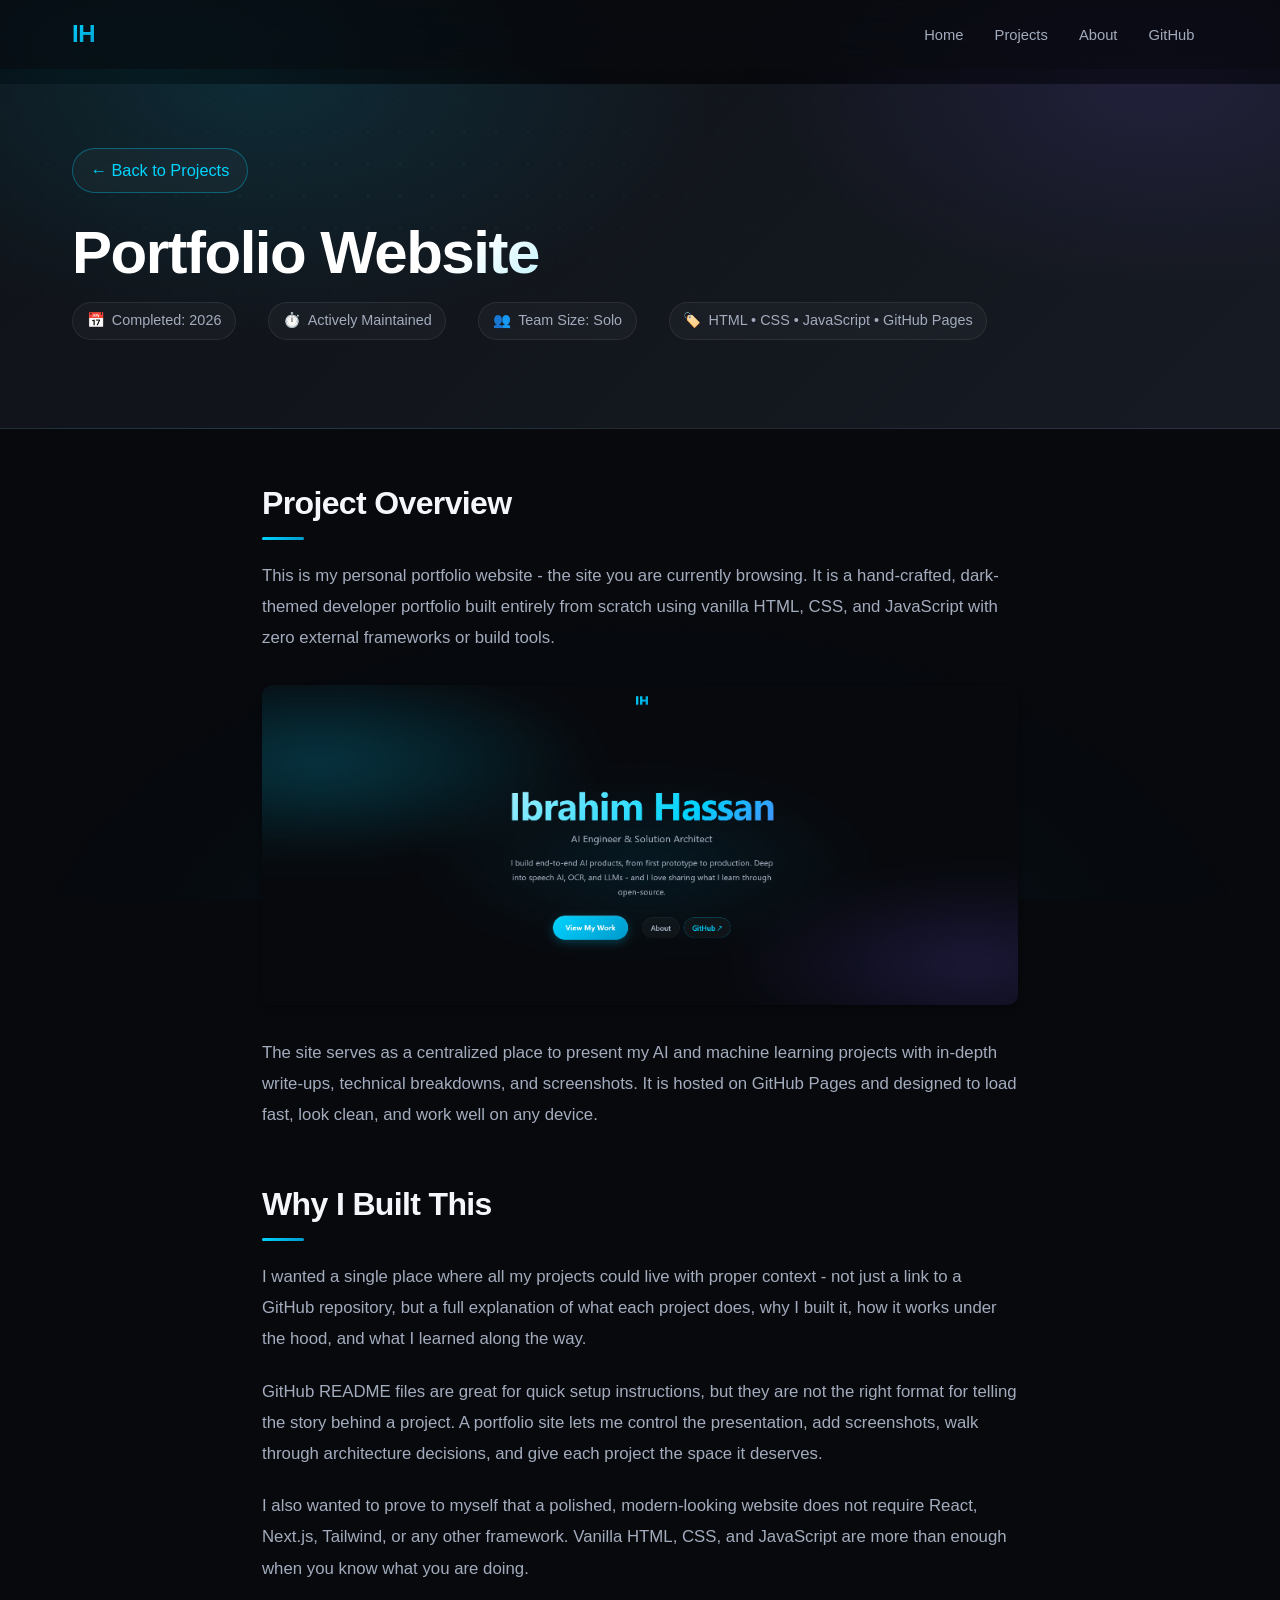
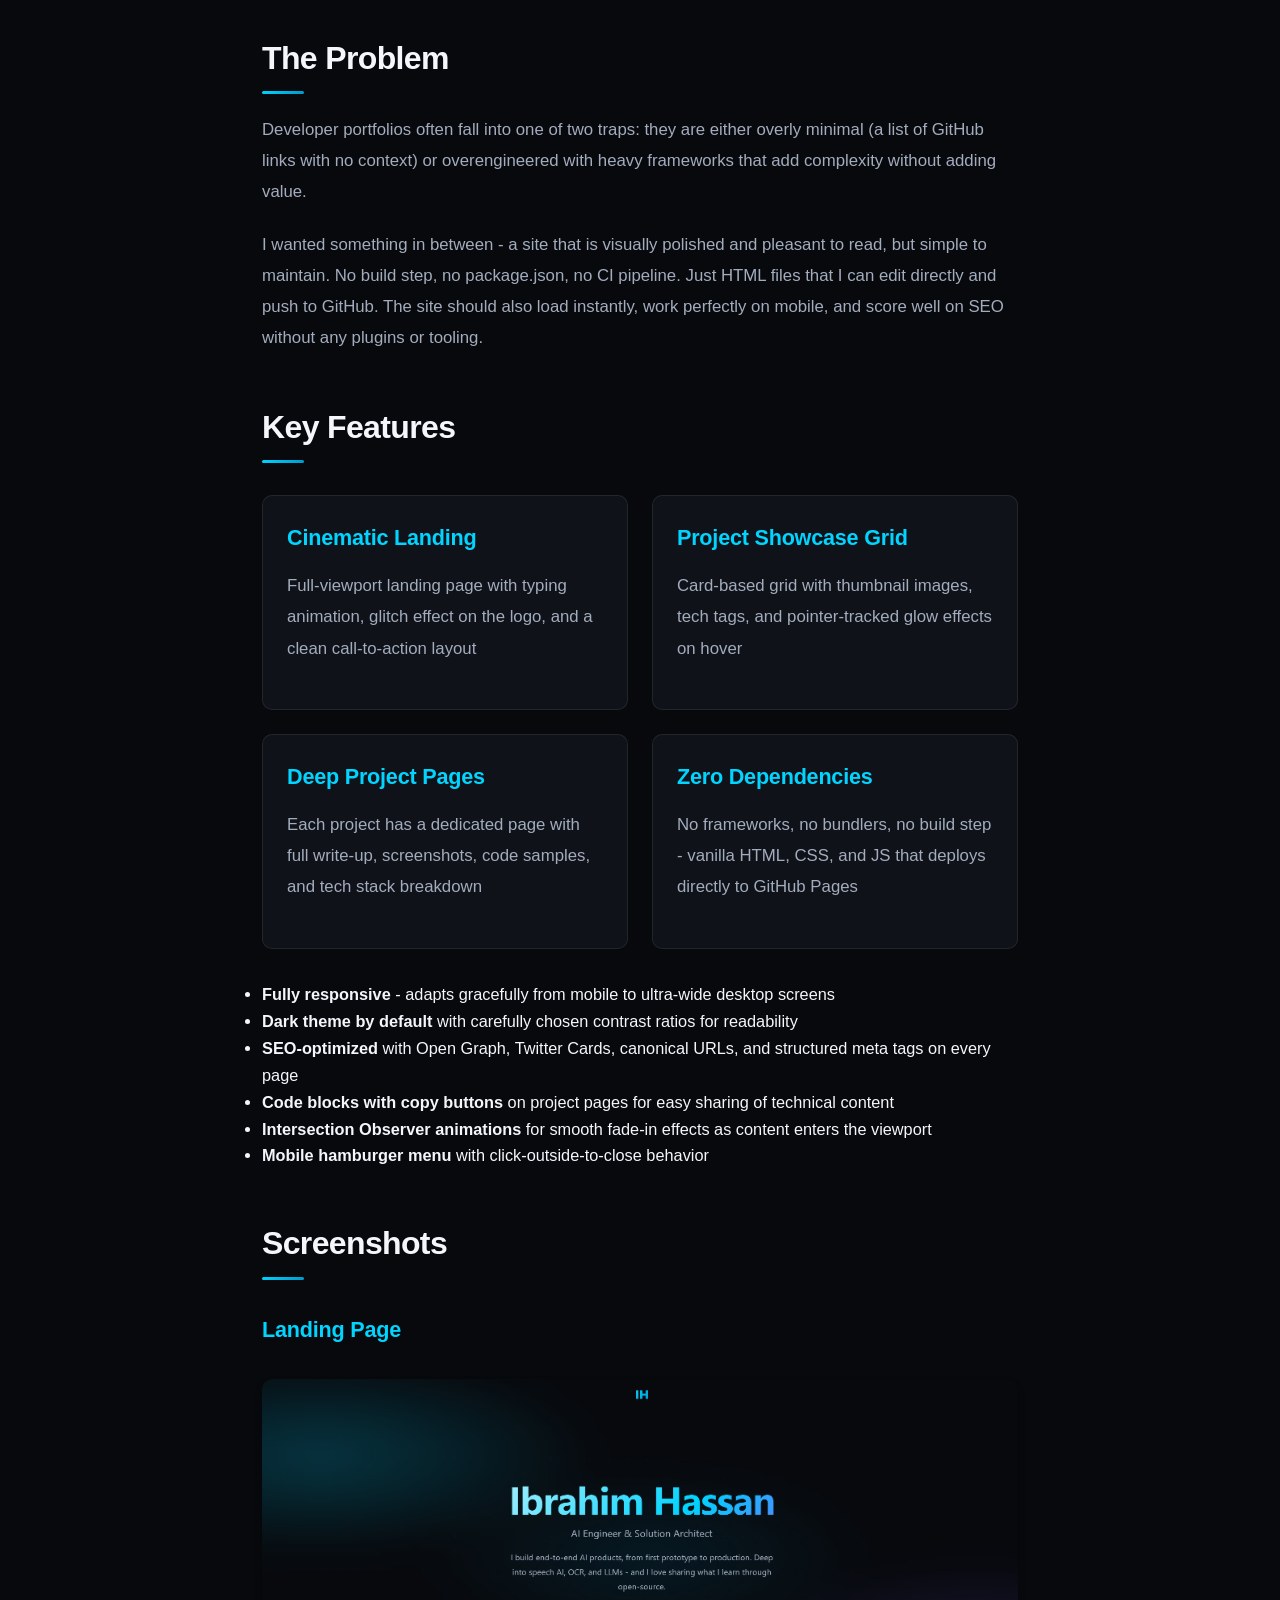
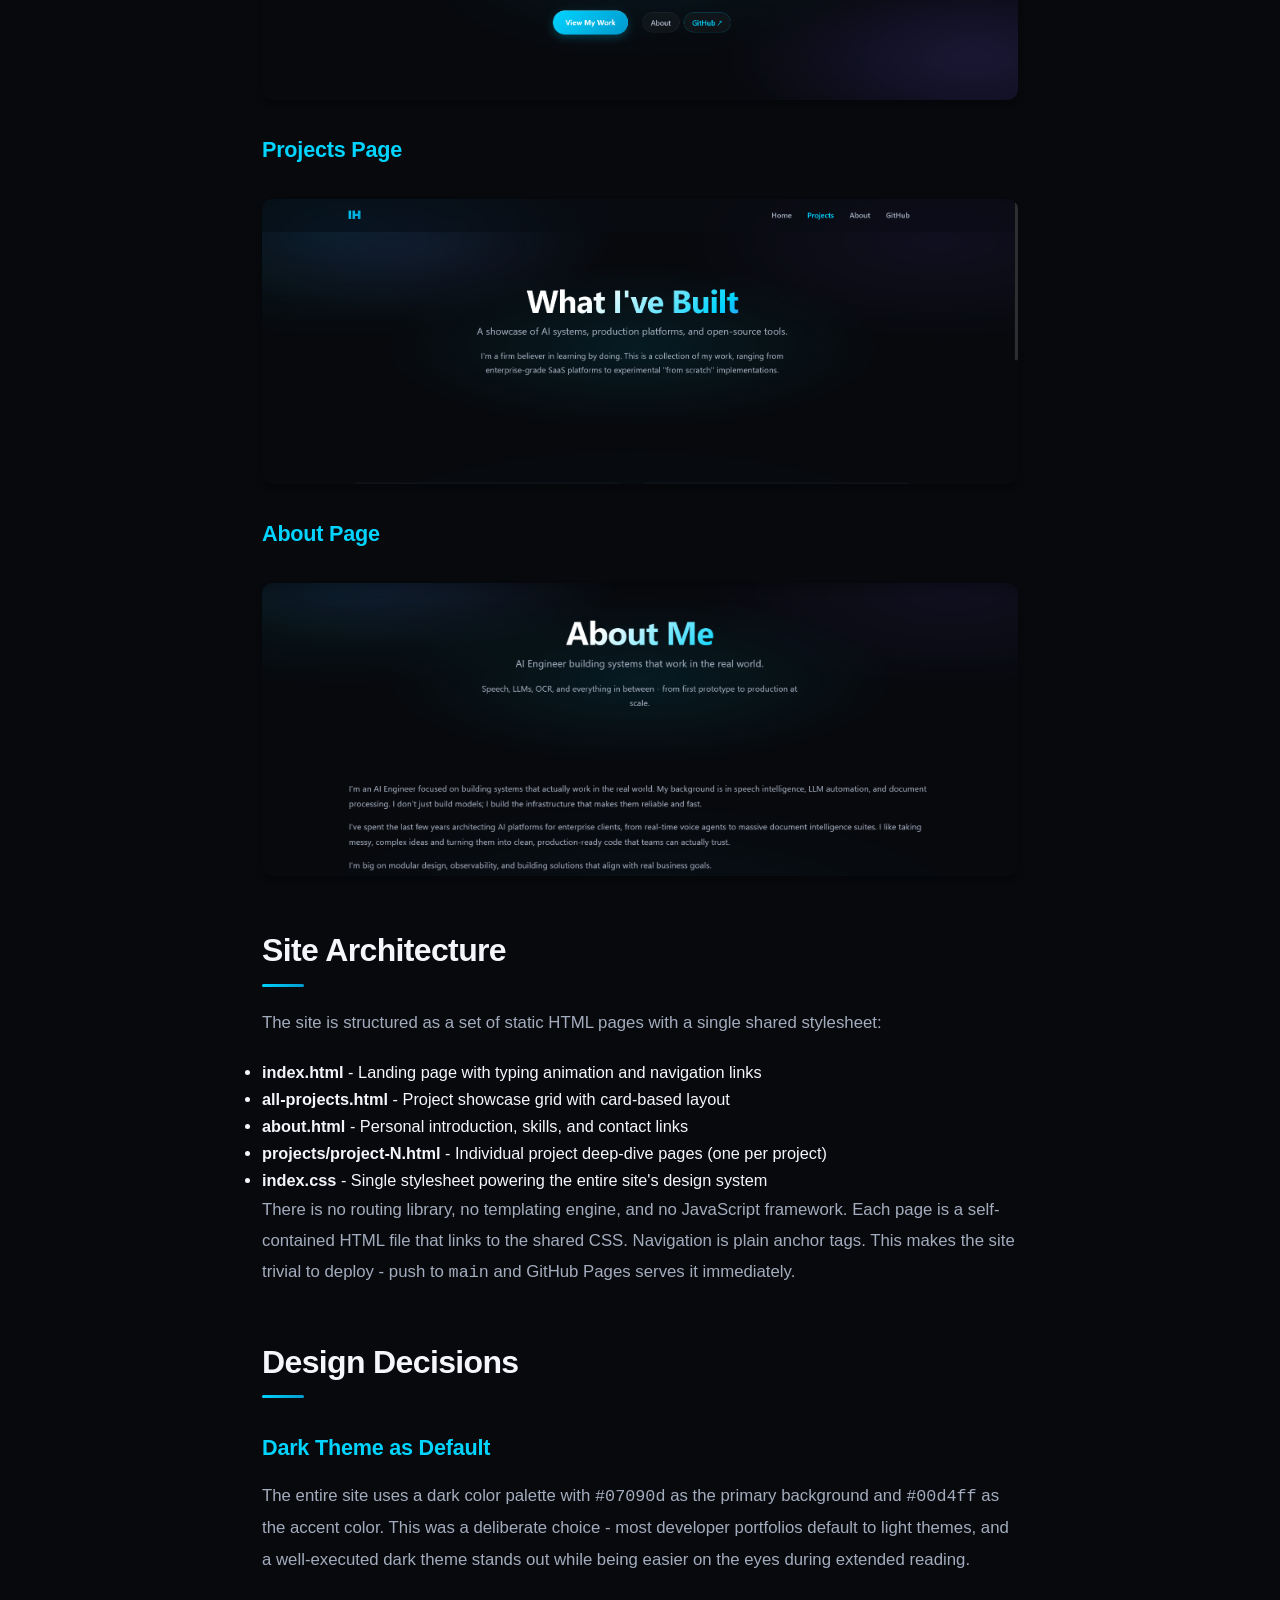
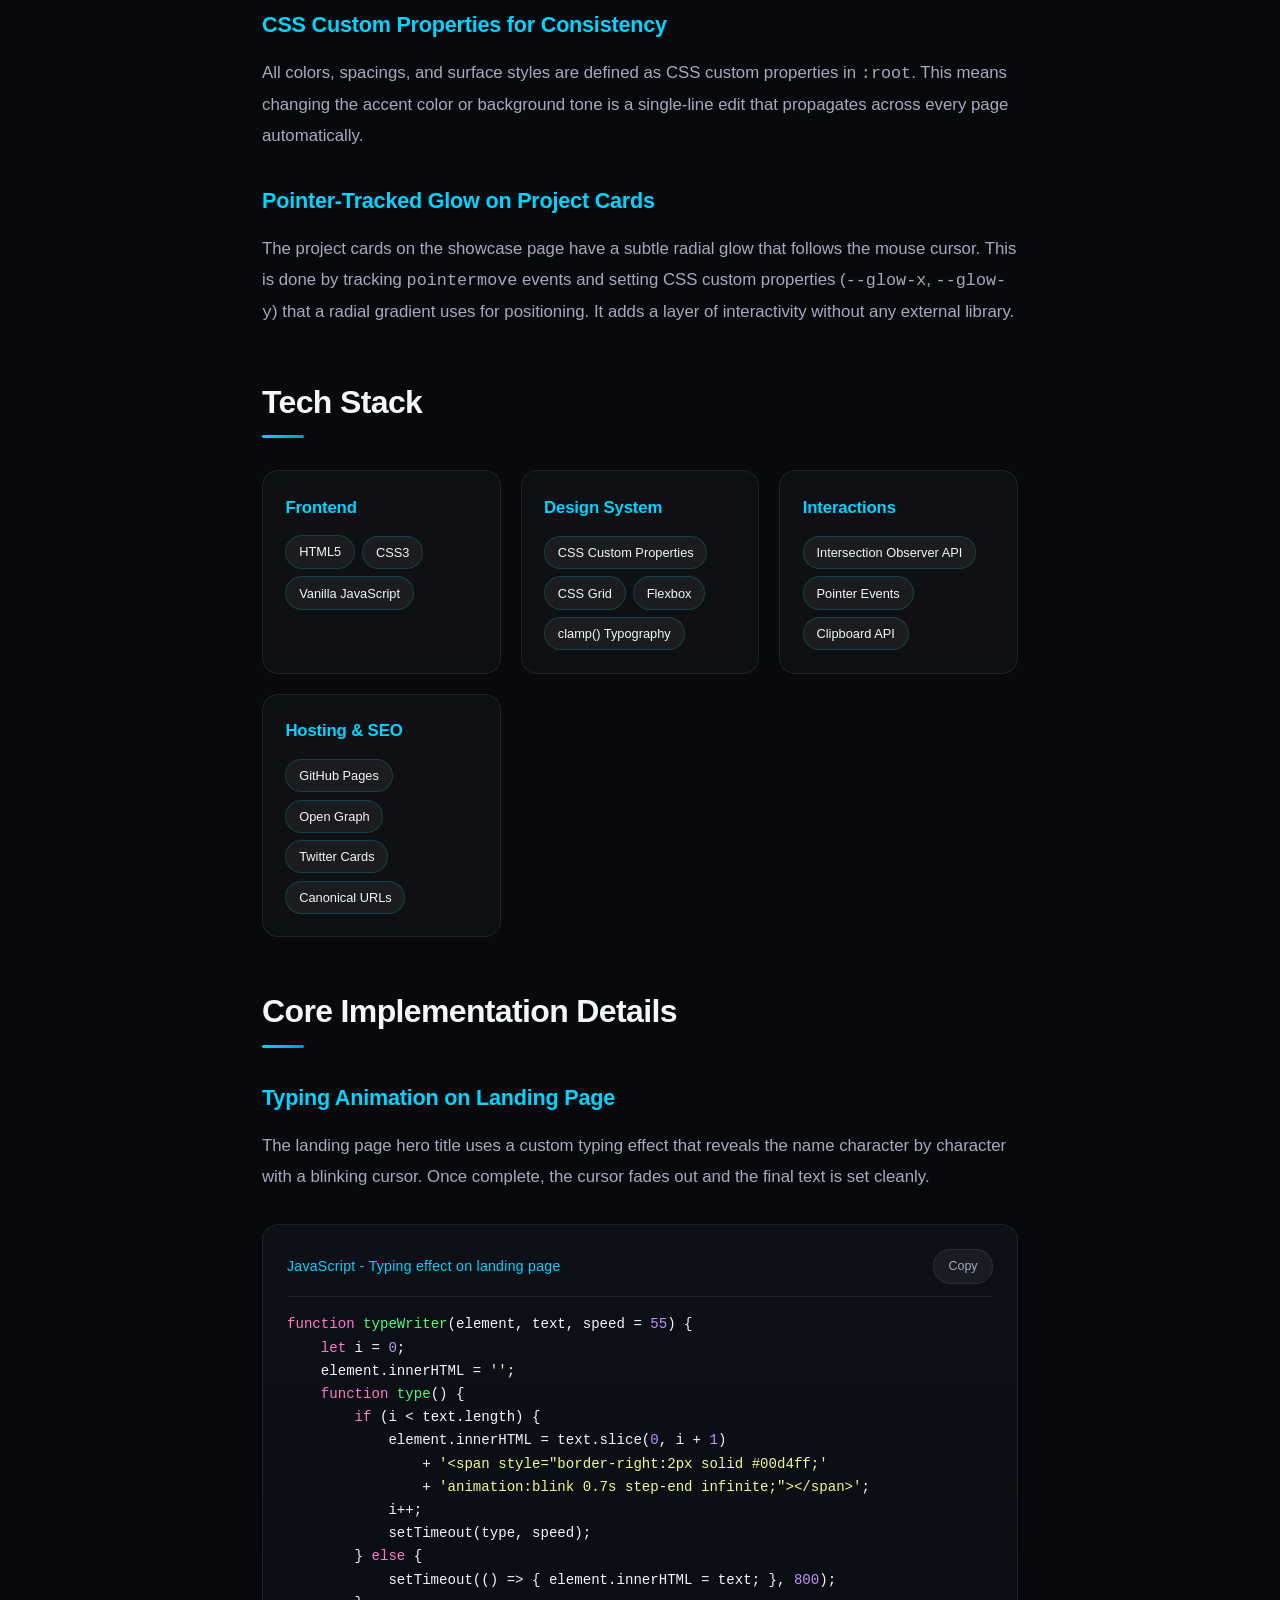
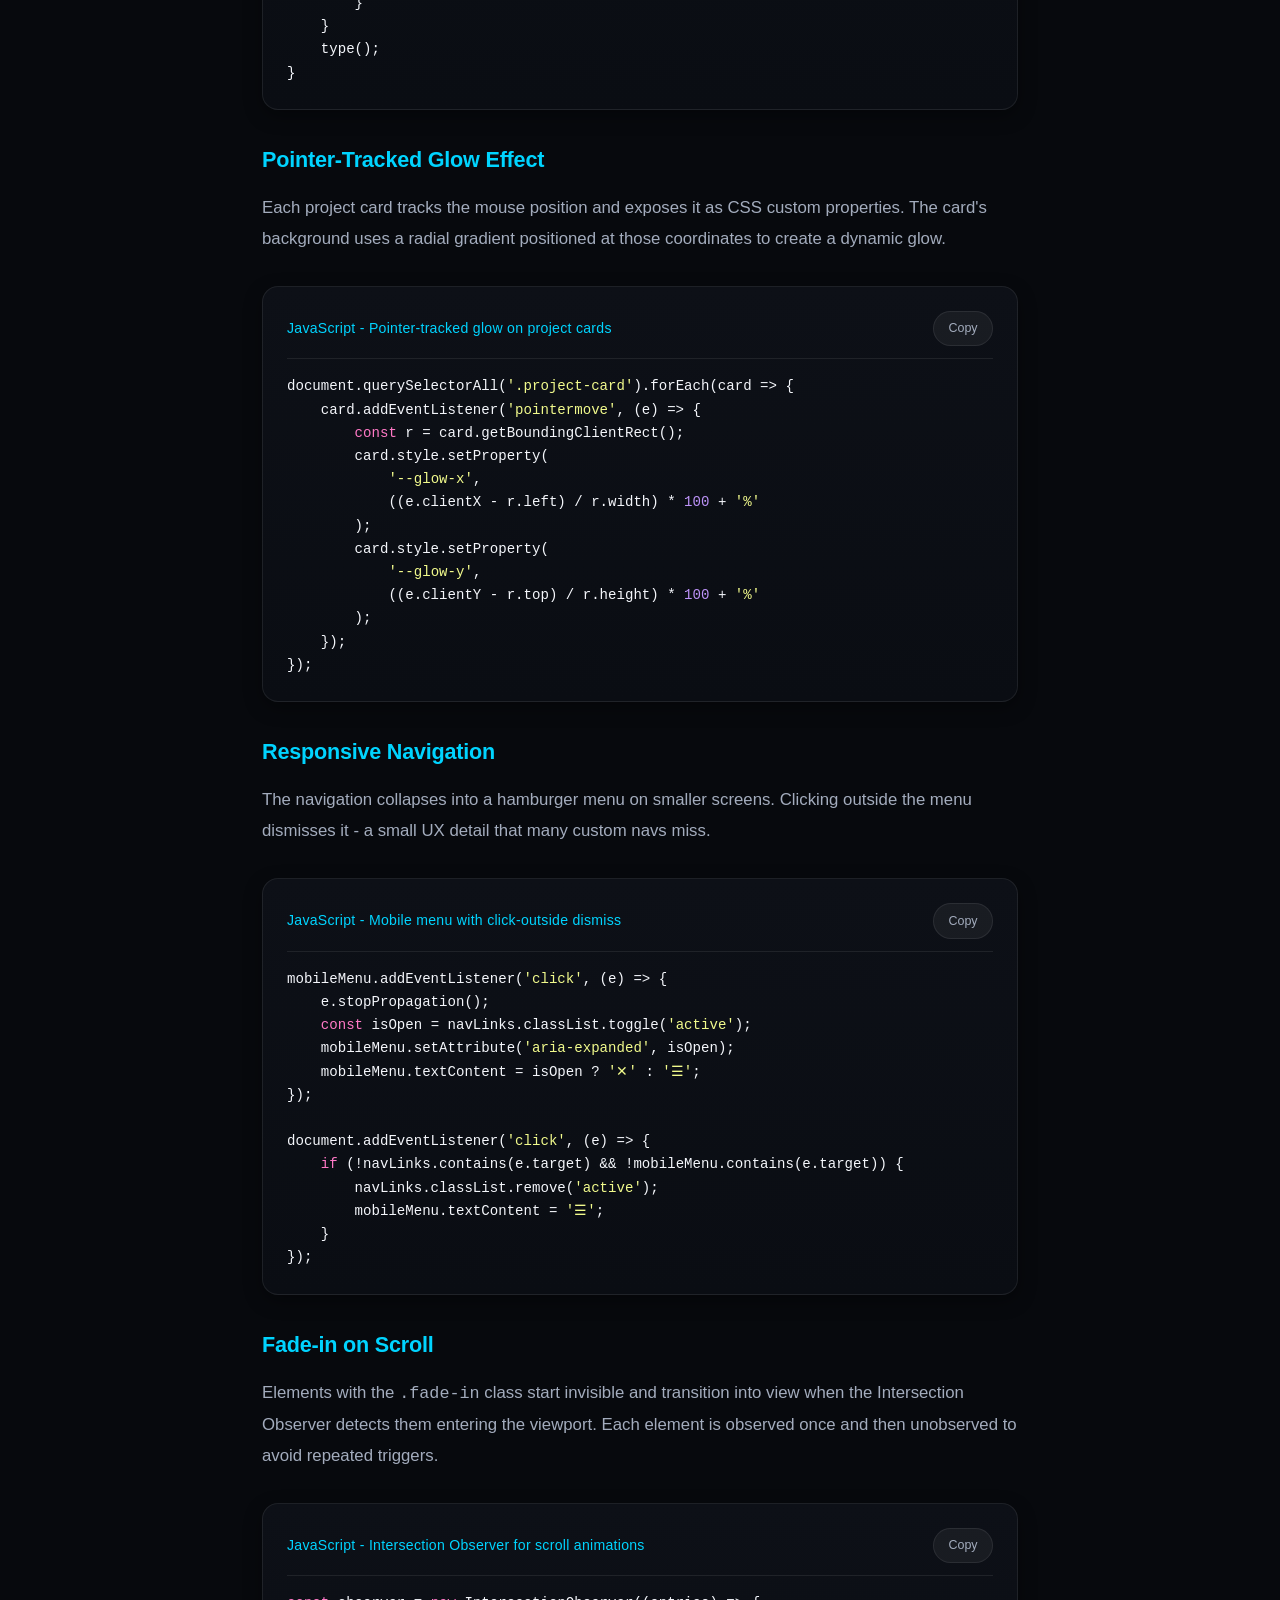
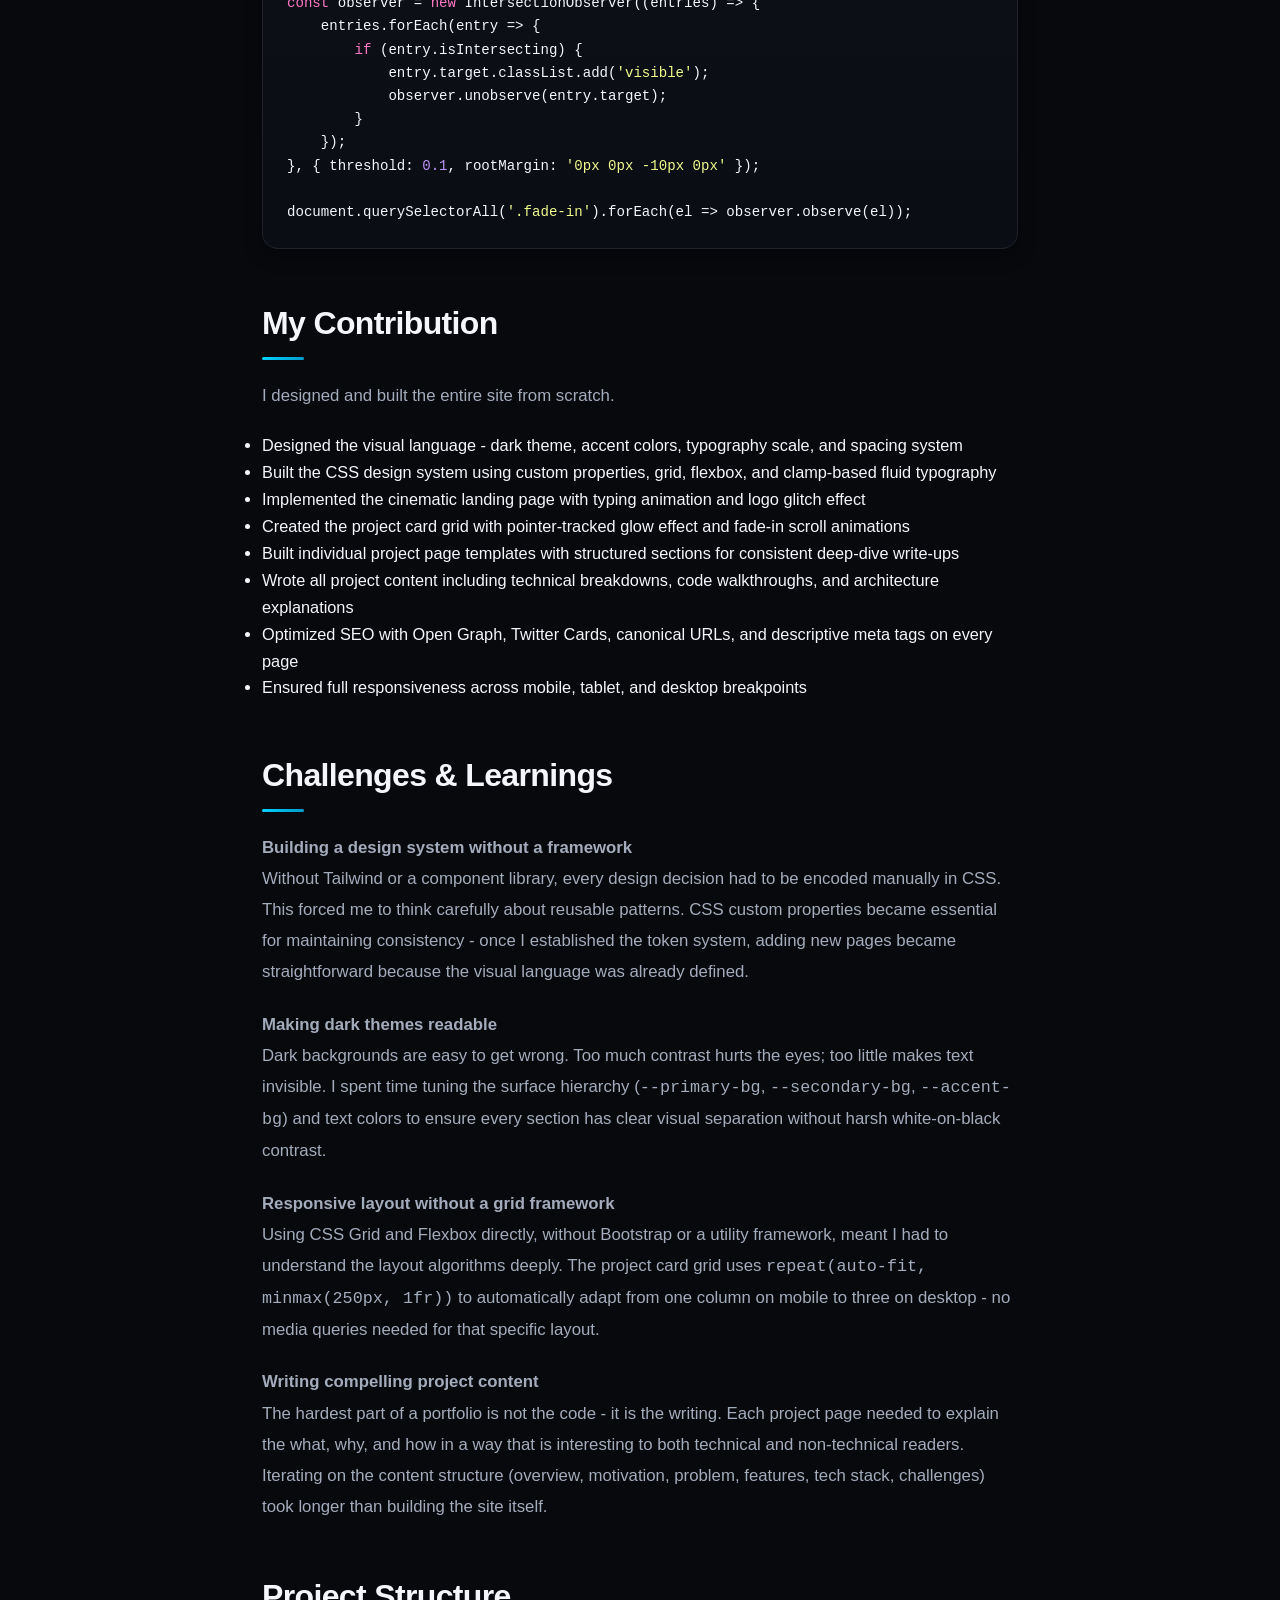
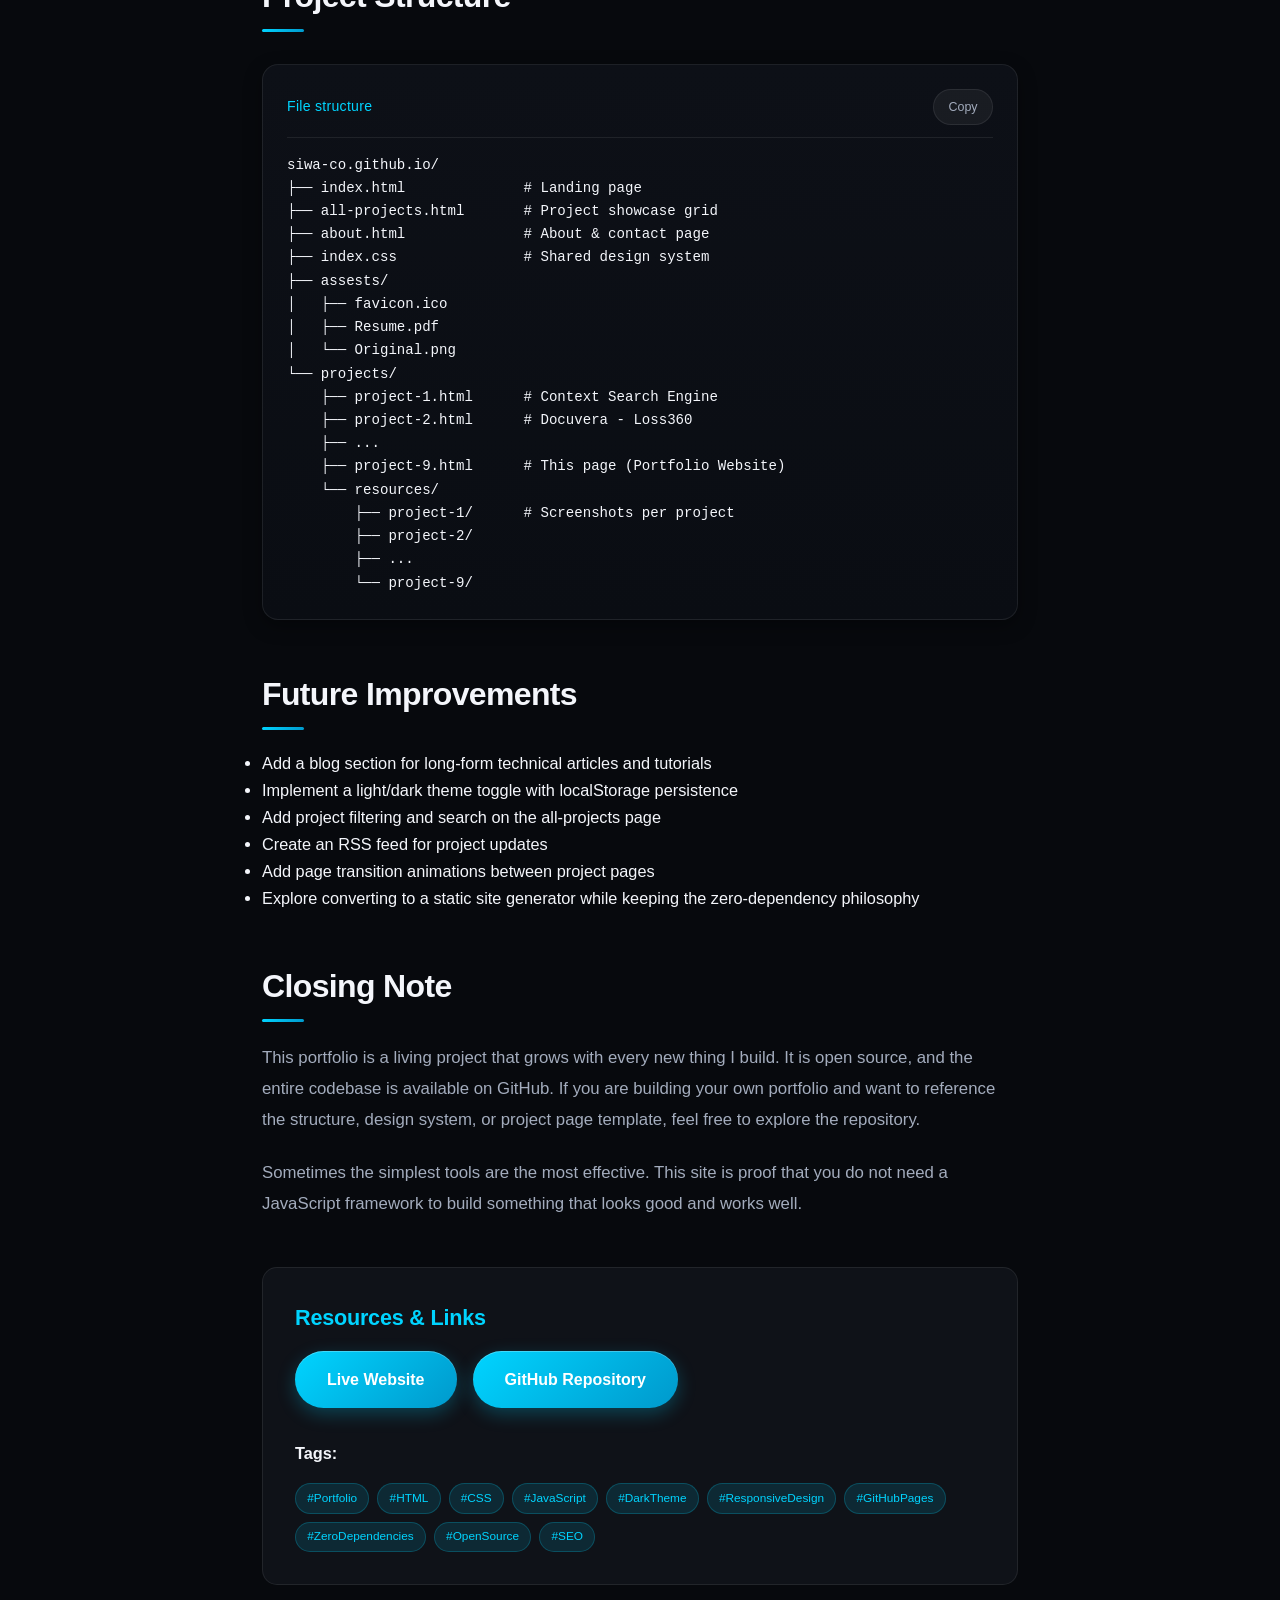
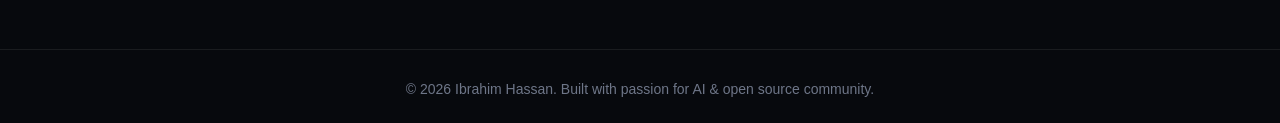
<file: projects/project-9.html>
<!DOCTYPE html>
<html lang="en">

<head>
    <meta charset="UTF-8">
    <meta name="viewport" content="width=device-width, initial-scale=1.0">
    <title>Portfolio Website - Personal Developer Portfolio | Ibrahim Hassan</title>

    <!-- SEO Meta Tags -->
    <meta name="description"
        content="A modern, dark-themed developer portfolio built from scratch with vanilla HTML, CSS, and JavaScript. Features a cinematic landing page, project showcase grid with pointer-tracked glow effects, and fully responsive design - no frameworks, no build tools.">
    <meta name="keywords"
        content="Portfolio Website, Developer Portfolio, HTML, CSS, JavaScript, Responsive Design, Dark Theme, GitHub Pages, SEO, Open Graph, Open Source">
    <meta name="author" content="Ibrahim Hassan">

    <!-- Open Graph Meta Tags -->
    <meta property="og:title" content="Portfolio Website - Personal Developer Portfolio">
    <meta property="og:description"
        content="A hand-crafted dark-themed developer portfolio with cinematic landing, project showcase grid, pointer-tracked glow cards, and responsive design - built entirely without frameworks.">
    <meta property="og:type" content="website">
    <meta property="og:url" content="https://siwa-co.github.io/projects/project-9.html">
    <meta property="og:image" content="https://siwa-co.github.io/projects/resources/project-9/Main-Page.png">
    <meta property="og:image:alt" content="Portfolio Website">
    <meta property="og:site_name" content="Ibrahim Hassan Portfolio">

    <!-- Twitter Card Meta Tags -->
    <meta name="twitter:card" content="summary_large_image">
    <meta name="twitter:title" content="Portfolio Website - Personal Developer Portfolio">
    <meta name="twitter:description"
        content="Dark-themed developer portfolio built from scratch - cinematic landing, project showcase, responsive design, zero dependencies.">
    <meta name="twitter:image" content="https://siwa-co.github.io/projects/resources/project-9/Main-Page.png">
    <meta name="twitter:image:alt" content="Portfolio Website">

    <!-- Canonical URL -->
    <link rel="canonical" href="https://siwa-co.github.io/projects/project-9.html">

    <link rel="icon" type="image/x-icon" href="../assests/favicon.ico">
    <link rel="stylesheet" href="../index.css">
</head>

<body>
    <!-- Navigation -->
    <nav>
        <div class="nav-container">
            <div class="logo" onclick="window.location.href='../index.html'" style="cursor: pointer;">IH</div>
            <ul class="nav-links" id="navLinks">
                <li><a href="../index.html">Home</a></li>
                <li><a href="../all-projects.html">Projects</a></li>
                <li><a href="../about.html">About</a></li>
                <li><a href="https://github.com/siwa-co" target="_blank" rel="noopener noreferrer">GitHub</a></li>
            </ul>
            <button class="mobile-menu" id="mobileMenu">☰</button>
        </div>
    </nav>

    <!-- Project Page - Portfolio Website -->
    <div class="page-container active">
        <div class="page-header">
            <div class="container">
                <a href="../all-projects.html" class="back-button">← Back to Projects</a>
                <h1 class="page-title">Portfolio Website</h1>
                <div class="page-meta">
                    <div class="meta-item">
                        <span>📅</span>
                        <span>Completed: 2026</span>
                    </div>
                    <div class="meta-item">
                        <span>⏱️</span>
                        <span>Actively Maintained</span>
                    </div>
                    <div class="meta-item">
                        <span>👥</span>
                        <span>Team Size: Solo</span>
                    </div>
                    <div class="meta-item">
                        <span>🏷️</span>
                        <span>HTML • CSS • JavaScript • GitHub Pages</span>
                    </div>
                </div>
            </div>
        </div>

        <div class="content-section">
            <h2>Project Overview</h2>
            <p>
                This is my personal portfolio website - the site you are currently browsing. It is a hand-crafted,
                dark-themed developer portfolio built entirely from scratch using vanilla HTML, CSS, and JavaScript
                with zero external frameworks or build tools.
            </p>

            <div style="text-align: center; margin: 2rem 0;">
                <img src="./resources/project-9/Main-Page.png" alt="Portfolio Website - Landing Page"
                    style="max-width: 100%; height: auto; border-radius: 10px; box-shadow: 0 4px 6px rgba(0, 0, 0, 0.3);">
            </div>

            <p>
                The site serves as a centralized place to present my AI and machine learning projects with in-depth
                write-ups, technical breakdowns, and screenshots. It is hosted on GitHub Pages and designed to load
                fast, look clean, and work well on any device.
            </p>

            <h2>Why I Built This</h2>
            <p>
                I wanted a single place where all my projects could live with proper context - not just a link to a
                GitHub repository, but a full explanation of what each project does, why I built it, how it works
                under the hood, and what I learned along the way.
            </p>
            <p>
                GitHub README files are great for quick setup instructions, but they are not the right format for
                telling the story behind a project. A portfolio site lets me control the presentation, add
                screenshots, walk through architecture decisions, and give each project the space it deserves.
            </p>
            <p>
                I also wanted to prove to myself that a polished, modern-looking website does not require React,
                Next.js, Tailwind, or any other framework. Vanilla HTML, CSS, and JavaScript are more than enough
                when you know what you are doing.
            </p>

            <h2>The Problem</h2>
            <p>
                Developer portfolios often fall into one of two traps: they are either overly minimal (a list of
                GitHub links with no context) or overengineered with heavy frameworks that add complexity without
                adding value.
            </p>
            <p>
                I wanted something in between - a site that is visually polished and pleasant to read, but simple
                to maintain. No build step, no package.json, no CI pipeline. Just HTML files that I can edit
                directly and push to GitHub. The site should also load instantly, work perfectly on mobile, and
                score well on SEO without any plugins or tooling.
            </p>

            <h2>Key Features</h2>
            <div
                style="display: grid; grid-template-columns: repeat(auto-fit, minmax(250px, 1fr)); gap: 1.5rem; margin: 2rem 0;">
                <div
                    style="background: var(--secondary-bg); padding: 1.5rem; border-radius: 10px; border: 1px solid var(--border-color);">
                    <h3 style="margin-top: 0; color: var(--accent-color);">Cinematic Landing</h3>
                    <p>Full-viewport landing page with typing animation, glitch effect on the logo, and a clean
                        call-to-action layout</p>
                </div>
                <div
                    style="background: var(--secondary-bg); padding: 1.5rem; border-radius: 10px; border: 1px solid var(--border-color);">
                    <h3 style="margin-top: 0; color: var(--accent-color);">Project Showcase Grid</h3>
                    <p>Card-based grid with thumbnail images, tech tags, and pointer-tracked glow effects on hover</p>
                </div>
                <div
                    style="background: var(--secondary-bg); padding: 1.5rem; border-radius: 10px; border: 1px solid var(--border-color);">
                    <h3 style="margin-top: 0; color: var(--accent-color);">Deep Project Pages</h3>
                    <p>Each project has a dedicated page with full write-up, screenshots, code samples, and tech stack
                        breakdown</p>
                </div>
                <div
                    style="background: var(--secondary-bg); padding: 1.5rem; border-radius: 10px; border: 1px solid var(--border-color);">
                    <h3 style="margin-top: 0; color: var(--accent-color);">Zero Dependencies</h3>
                    <p>No frameworks, no bundlers, no build step - vanilla HTML, CSS, and JS that deploys directly to
                        GitHub Pages</p>
                </div>
            </div>

            <ul>
                <li><strong>Fully responsive</strong> - adapts gracefully from mobile to ultra-wide desktop screens</li>
                <li><strong>Dark theme by default</strong> with carefully chosen contrast ratios for readability</li>
                <li><strong>SEO-optimized</strong> with Open Graph, Twitter Cards, canonical URLs, and structured meta
                    tags on every page</li>
                <li><strong>Code blocks with copy buttons</strong> on project pages for easy sharing of technical
                    content</li>
                <li><strong>Intersection Observer animations</strong> for smooth fade-in effects as content enters the
                    viewport</li>
                <li><strong>Mobile hamburger menu</strong> with click-outside-to-close behavior</li>
            </ul>

            <h2>Screenshots</h2>

            <h3>Landing Page</h3>
            <div style="text-align: center; margin: 2rem 0;">
                <img src="./resources/project-9/Main-Page.png" alt="Portfolio - Landing Page"
                    style="max-width: 100%; height: auto; border-radius: 10px; box-shadow: 0 4px 6px rgba(0, 0, 0, 0.3);">
            </div>

            <h3>Projects Page</h3>
            <div style="text-align: center; margin: 2rem 0;">
                <img src="./resources/project-9/Projects-Page.png" alt="Portfolio - Projects Page"
                    style="max-width: 100%; height: auto; border-radius: 10px; box-shadow: 0 4px 6px rgba(0, 0, 0, 0.3);">
            </div>

            <h3>About Page</h3>
            <div style="text-align: center; margin: 2rem 0;">
                <img src="./resources/project-9/About-Page.png" alt="Portfolio - About Page"
                    style="max-width: 100%; height: auto; border-radius: 10px; box-shadow: 0 4px 6px rgba(0, 0, 0, 0.3);">
            </div>

            <h2>Site Architecture</h2>
            <p>The site is structured as a set of static HTML pages with a single shared stylesheet:</p>

            <ul>
                <li><strong>index.html</strong> - Landing page with typing animation and navigation links</li>
                <li><strong>all-projects.html</strong> - Project showcase grid with card-based layout</li>
                <li><strong>about.html</strong> - Personal introduction, skills, and contact links</li>
                <li><strong>projects/project-N.html</strong> - Individual project deep-dive pages (one per project)</li>
                <li><strong>index.css</strong> - Single stylesheet powering the entire site's design system</li>
            </ul>

            <p>
                There is no routing library, no templating engine, and no JavaScript framework. Each page is a
                self-contained HTML file that links to the shared CSS. Navigation is plain anchor tags. This makes
                the site trivial to deploy - push to <code>main</code> and GitHub Pages serves it immediately.
            </p>

            <h2>Design Decisions</h2>

            <h3>Dark Theme as Default</h3>
            <p>
                The entire site uses a dark color palette with <code>#07090d</code> as the primary background and
                <code>#00d4ff</code> as the accent color. This was a deliberate choice - most developer portfolios
                default to light themes, and a well-executed dark theme stands out while being easier on the eyes
                during extended reading.
            </p>

            <h3>CSS Custom Properties for Consistency</h3>
            <p>
                All colors, spacings, and surface styles are defined as CSS custom properties in <code>:root</code>.
                This means changing the accent color or background tone is a single-line edit that propagates across
                every page automatically.
            </p>

            <h3>Pointer-Tracked Glow on Project Cards</h3>
            <p>
                The project cards on the showcase page have a subtle radial glow that follows the mouse cursor.
                This is done by tracking <code>pointermove</code> events and setting CSS custom properties
                (<code>--glow-x</code>, <code>--glow-y</code>) that a radial gradient uses for positioning.
                It adds a layer of interactivity without any external library.
            </p>

            <h2>Tech Stack</h2>
            <div class="tech-stack">
                <div class="tech-category">
                    <h4>Frontend</h4>
                    <div class="tech-list">
                        <span class="tech-item">HTML5</span>
                        <span class="tech-item">CSS3</span>
                        <span class="tech-item">Vanilla JavaScript</span>
                    </div>
                </div>
                <div class="tech-category">
                    <h4>Design System</h4>
                    <div class="tech-list">
                        <span class="tech-item">CSS Custom Properties</span>
                        <span class="tech-item">CSS Grid</span>
                        <span class="tech-item">Flexbox</span>
                        <span class="tech-item">clamp() Typography</span>
                    </div>
                </div>
                <div class="tech-category">
                    <h4>Interactions</h4>
                    <div class="tech-list">
                        <span class="tech-item">Intersection Observer API</span>
                        <span class="tech-item">Pointer Events</span>
                        <span class="tech-item">Clipboard API</span>
                    </div>
                </div>
                <div class="tech-category">
                    <h4>Hosting & SEO</h4>
                    <div class="tech-list">
                        <span class="tech-item">GitHub Pages</span>
                        <span class="tech-item">Open Graph</span>
                        <span class="tech-item">Twitter Cards</span>
                        <span class="tech-item">Canonical URLs</span>
                    </div>
                </div>
            </div>

            <h2>Core Implementation Details</h2>

            <h3>Typing Animation on Landing Page</h3>
            <p>
                The landing page hero title uses a custom typing effect that reveals the name character by character
                with a blinking cursor. Once complete, the cursor fades out and the final text is set cleanly.
            </p>
            <div class="code-block">
                <div class="code-header">
                    <span class="code-language">JavaScript - Typing effect on landing page</span>
                    <button class="copy-button">Copy</button>
                </div>
                <pre><code><span class="keyword">function</span> <span class="function">typeWriter</span>(element, text, speed = <span class="number">55</span>) {
    <span class="keyword">let</span> i = <span class="number">0</span>;
    element.innerHTML = <span class="string">''</span>;
    <span class="keyword">function</span> <span class="function">type</span>() {
        <span class="keyword">if</span> (i < text.length) {
            element.innerHTML = text.slice(<span class="number">0</span>, i + <span class="number">1</span>)
                + <span class="string">'&lt;span style="border-right:2px solid #00d4ff;'</span>
                + <span class="string">'animation:blink 0.7s step-end infinite;"&gt;&lt;/span&gt;'</span>;
            i++;
            setTimeout(type, speed);
        } <span class="keyword">else</span> {
            setTimeout(() => { element.innerHTML = text; }, <span class="number">800</span>);
        }
    }
    type();
}</code></pre>
            </div>

            <h3>Pointer-Tracked Glow Effect</h3>
            <p>
                Each project card tracks the mouse position and exposes it as CSS custom properties. The card's
                background uses a radial gradient positioned at those coordinates to create a dynamic glow.
            </p>
            <div class="code-block">
                <div class="code-header">
                    <span class="code-language">JavaScript - Pointer-tracked glow on project cards</span>
                    <button class="copy-button">Copy</button>
                </div>
                <pre><code>document.querySelectorAll(<span class="string">'.project-card'</span>).forEach(card => {
    card.addEventListener(<span class="string">'pointermove'</span>, (e) => {
        <span class="keyword">const</span> r = card.getBoundingClientRect();
        card.style.setProperty(
            <span class="string">'--glow-x'</span>,
            ((e.clientX - r.left) / r.width) * <span class="number">100</span> + <span class="string">'%'</span>
        );
        card.style.setProperty(
            <span class="string">'--glow-y'</span>,
            ((e.clientY - r.top) / r.height) * <span class="number">100</span> + <span class="string">'%'</span>
        );
    });
});</code></pre>
            </div>

            <h3>Responsive Navigation</h3>
            <p>
                The navigation collapses into a hamburger menu on smaller screens. Clicking outside the menu
                dismisses it - a small UX detail that many custom navs miss.
            </p>
            <div class="code-block">
                <div class="code-header">
                    <span class="code-language">JavaScript - Mobile menu with click-outside dismiss</span>
                    <button class="copy-button">Copy</button>
                </div>
                <pre><code>mobileMenu.addEventListener(<span class="string">'click'</span>, (e) => {
    e.stopPropagation();
    <span class="keyword">const</span> isOpen = navLinks.classList.toggle(<span class="string">'active'</span>);
    mobileMenu.setAttribute(<span class="string">'aria-expanded'</span>, isOpen);
    mobileMenu.textContent = isOpen ? <span class="string">'✕'</span> : <span class="string">'☰'</span>;
});

document.addEventListener(<span class="string">'click'</span>, (e) => {
    <span class="keyword">if</span> (!navLinks.contains(e.target) && !mobileMenu.contains(e.target)) {
        navLinks.classList.remove(<span class="string">'active'</span>);
        mobileMenu.textContent = <span class="string">'☰'</span>;
    }
});</code></pre>
            </div>

            <h3>Fade-in on Scroll</h3>
            <p>
                Elements with the <code>.fade-in</code> class start invisible and transition into view when the
                Intersection Observer detects them entering the viewport. Each element is observed once and then
                unobserved to avoid repeated triggers.
            </p>
            <div class="code-block">
                <div class="code-header">
                    <span class="code-language">JavaScript - Intersection Observer for scroll animations</span>
                    <button class="copy-button">Copy</button>
                </div>
                <pre><code><span class="keyword">const</span> observer = <span class="keyword">new</span> IntersectionObserver((entries) => {
    entries.forEach(entry => {
        <span class="keyword">if</span> (entry.isIntersecting) {
            entry.target.classList.add(<span class="string">'visible'</span>);
            observer.unobserve(entry.target);
        }
    });
}, { threshold: <span class="number">0.1</span>, rootMargin: <span class="string">'0px 0px -10px 0px'</span> });

document.querySelectorAll(<span class="string">'.fade-in'</span>).forEach(el => observer.observe(el));</code></pre>
            </div>

            <h2>My Contribution</h2>
            <p>I designed and built the entire site from scratch.</p>
            <ul>
                <li>Designed the visual language - dark theme, accent colors, typography scale, and spacing system</li>
                <li>Built the CSS design system using custom properties, grid, flexbox, and clamp-based fluid typography
                </li>
                <li>Implemented the cinematic landing page with typing animation and logo glitch effect</li>
                <li>Created the project card grid with pointer-tracked glow effect and fade-in scroll animations</li>
                <li>Built individual project page templates with structured sections for consistent deep-dive write-ups
                </li>
                <li>Wrote all project content including technical breakdowns, code walkthroughs, and architecture
                    explanations</li>
                <li>Optimized SEO with Open Graph, Twitter Cards, canonical URLs, and descriptive meta tags on every
                    page</li>
                <li>Ensured full responsiveness across mobile, tablet, and desktop breakpoints</li>
            </ul>

            <h2>Challenges & Learnings</h2>

            <p>
                <strong>Building a design system without a framework</strong><br>
                Without Tailwind or a component library, every design decision had to be encoded manually in CSS.
                This forced me to think carefully about reusable patterns. CSS custom properties became essential
                for maintaining consistency - once I established the token system, adding new pages became
                straightforward because the visual language was already defined.
            </p>

            <p>
                <strong>Making dark themes readable</strong><br>
                Dark backgrounds are easy to get wrong. Too much contrast hurts the eyes; too little makes text
                invisible. I spent time tuning the surface hierarchy (<code>--primary-bg</code>,
                <code>--secondary-bg</code>, <code>--accent-bg</code>) and text colors to ensure every section
                has clear visual separation without harsh white-on-black contrast.
            </p>

            <p>
                <strong>Responsive layout without a grid framework</strong><br>
                Using CSS Grid and Flexbox directly, without Bootstrap or a utility framework, meant I had to
                understand the layout algorithms deeply. The project card grid uses
                <code>repeat(auto-fit, minmax(250px, 1fr))</code> to automatically adapt from one column on
                mobile to three on desktop - no media queries needed for that specific layout.
            </p>

            <p>
                <strong>Writing compelling project content</strong><br>
                The hardest part of a portfolio is not the code - it is the writing. Each project page needed
                to explain the what, why, and how in a way that is interesting to both technical and non-technical
                readers. Iterating on the content structure (overview, motivation, problem, features, tech stack,
                challenges) took longer than building the site itself.
            </p>

            <h2>Project Structure</h2>
            <div class="code-block">
                <div class="code-header">
                    <span class="code-language">File structure</span>
                    <button class="copy-button">Copy</button>
                </div>
                <pre><code>siwa-co.github.io/
├── index.html              # Landing page
├── all-projects.html       # Project showcase grid
├── about.html              # About & contact page
├── index.css               # Shared design system
├── assests/
│   ├── favicon.ico
│   ├── Resume.pdf
│   └── Original.png
└── projects/
    ├── project-1.html      # Context Search Engine
    ├── project-2.html      # Docuvera - Loss360
    ├── ...
    ├── project-9.html      # This page (Portfolio Website)
    └── resources/
        ├── project-1/      # Screenshots per project
        ├── project-2/
        ├── ...
        └── project-9/</code></pre>
            </div>

            <h2>Future Improvements</h2>
            <ul>
                <li>Add a blog section for long-form technical articles and tutorials</li>
                <li>Implement a light/dark theme toggle with localStorage persistence</li>
                <li>Add project filtering and search on the all-projects page</li>
                <li>Create an RSS feed for project updates</li>
                <li>Add page transition animations between project pages</li>
                <li>Explore converting to a static site generator while keeping the zero-dependency philosophy</li>
            </ul>

            <h2>Closing Note</h2>
            <p>
                This portfolio is a living project that grows with every new thing I build. It is open source,
                and the entire codebase is available on GitHub. If you are building your own portfolio and want
                to reference the structure, design system, or project page template, feel free to explore the
                repository.
            </p>
            <p>
                Sometimes the simplest tools are the most effective. This site is proof that you do not need a
                JavaScript framework to build something that looks good and works well.
            </p>

            <div
                style="margin-top: 3rem; padding: 2rem; background: var(--secondary-bg); border-radius: 15px; border: 1px solid var(--border-color);">
                <h3 style="margin-top: 0;">Resources & Links</h3>
                <div style="display: flex; gap: 1rem; flex-wrap: wrap; margin-top: 1rem; margin-bottom: 2rem;">
                    <a href="https://siwa-co.github.io/" class="demo-button" style="margin: 0;" target="_blank">Live
                        Website</a>
                    <a href="https://github.com/siwa-co/siwa-co.github.io" class="demo-button" style="margin: 0;"
                        target="_blank">GitHub Repository</a>
                </div>

                <h4>Tags:</h4>
                <div style="display: flex; gap: 0.5rem; flex-wrap: wrap; margin-top: 1rem;">
                    <span class="tech-tag">#Portfolio</span>
                    <span class="tech-tag">#HTML</span>
                    <span class="tech-tag">#CSS</span>
                    <span class="tech-tag">#JavaScript</span>
                    <span class="tech-tag">#DarkTheme</span>
                    <span class="tech-tag">#ResponsiveDesign</span>
                    <span class="tech-tag">#GitHubPages</span>
                    <span class="tech-tag">#ZeroDependencies</span>
                    <span class="tech-tag">#OpenSource</span>
                    <span class="tech-tag">#SEO</span>
                </div>
            </div>
        </div>
    </div>

    <!-- Footer -->
    <footer style="margin-top: 4rem;">
        <div class="container">
            <p>&copy; <span id="copyright-year"></span> Ibrahim Hassan. Built with passion for AI & open source
                community.</p>
        </div>
    </footer>

    <script>
        const mobileMenu = document.getElementById('mobileMenu');
        const navLinks = document.getElementById('navLinks');

        mobileMenu.addEventListener('click', () => {
            navLinks.classList.toggle('active');
        });

        document.addEventListener('click', function (e) {
            if (e.target.classList.contains('copy-button')) {
                const codeBlock = e.target.closest('.code-block');
                const code = codeBlock.querySelector('pre').textContent;

                navigator.clipboard.writeText(code).then(() => {
                    e.target.textContent = 'Copied!';
                    setTimeout(() => {
                        e.target.textContent = 'Copy';
                    }, 2000);
                });
            }
        });

        const navEl = document.querySelector('nav');
        const onNavScroll = () => {
            if (window.scrollY > 20) navEl.classList.add('scrolled');
            else navEl.classList.remove('scrolled');
        };
        window.addEventListener('scroll', onNavScroll, { passive: true });
        onNavScroll();

        window.addEventListener('load', function () {
            const yearElement = document.getElementById('copyright-year');
            if (yearElement) {
                yearElement.textContent = new Date().getFullYear();
            }
        });
    </script>
</body>

</html>
</file>
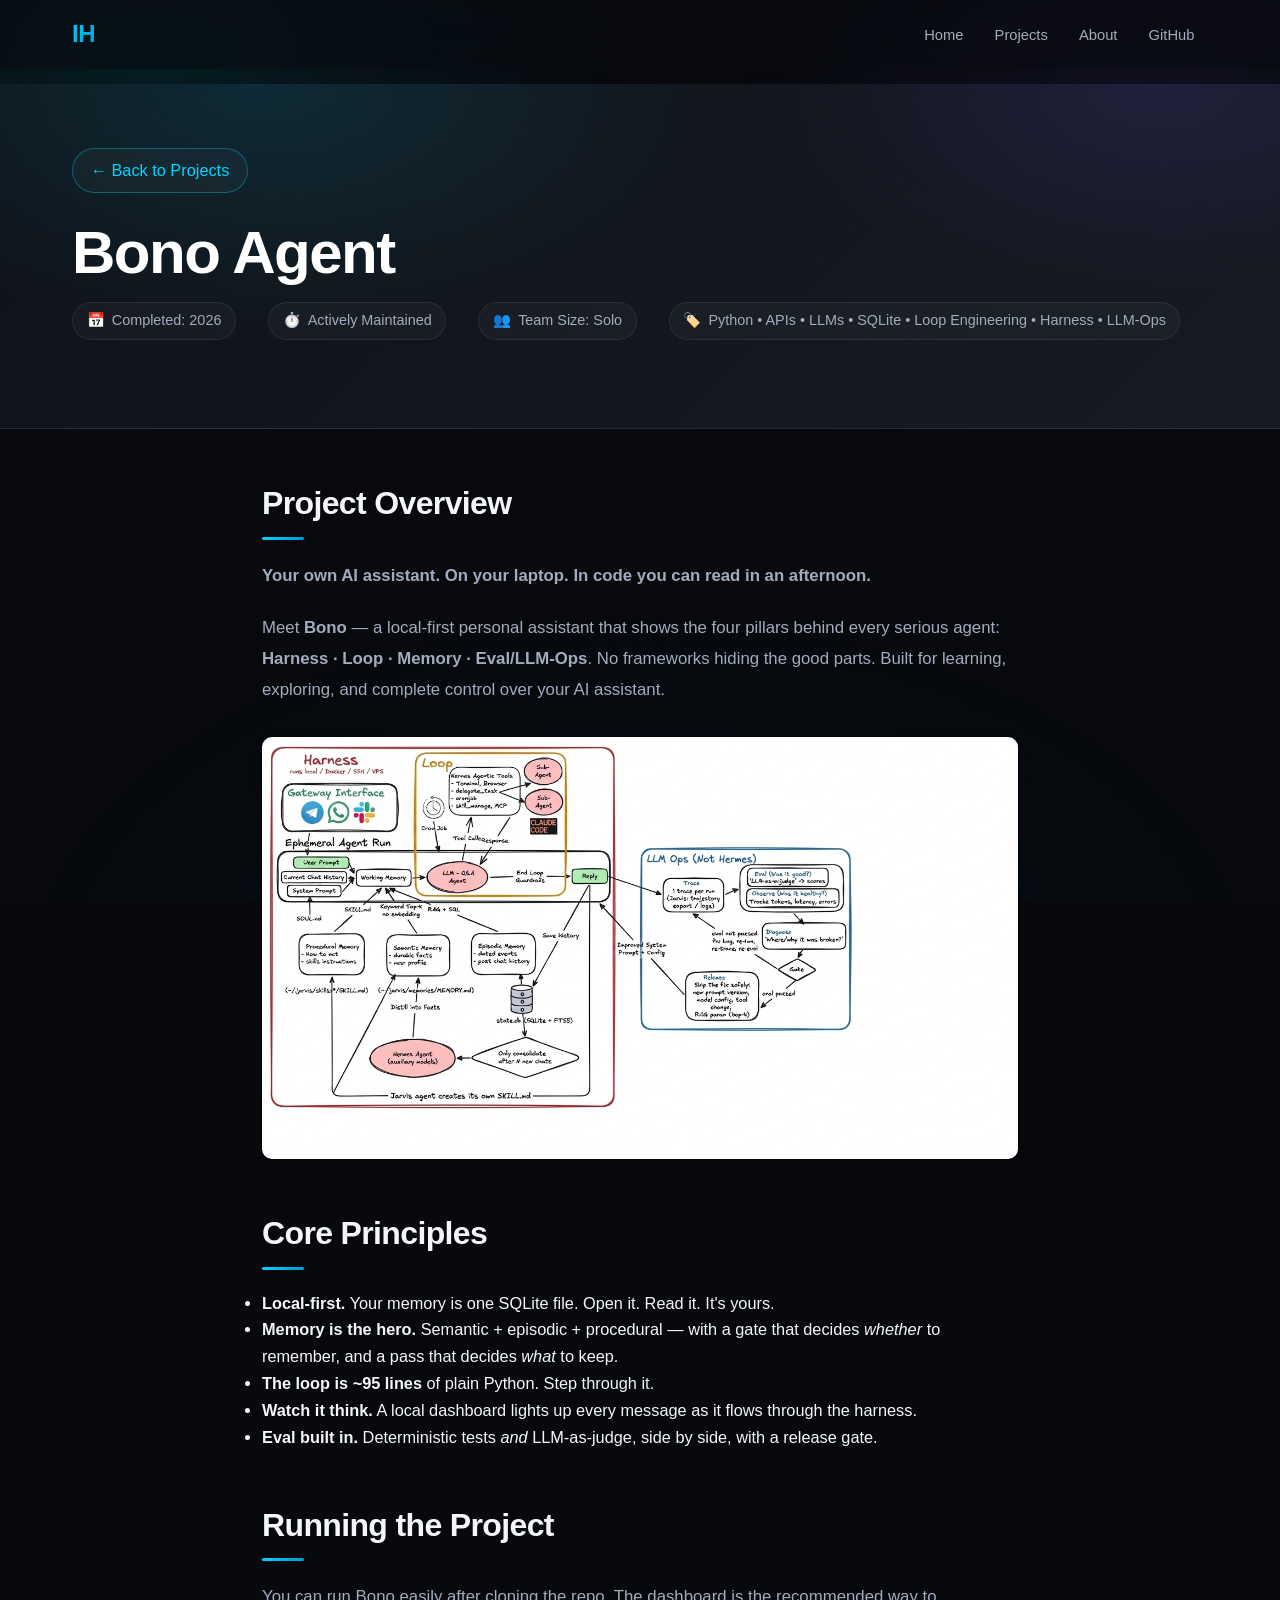
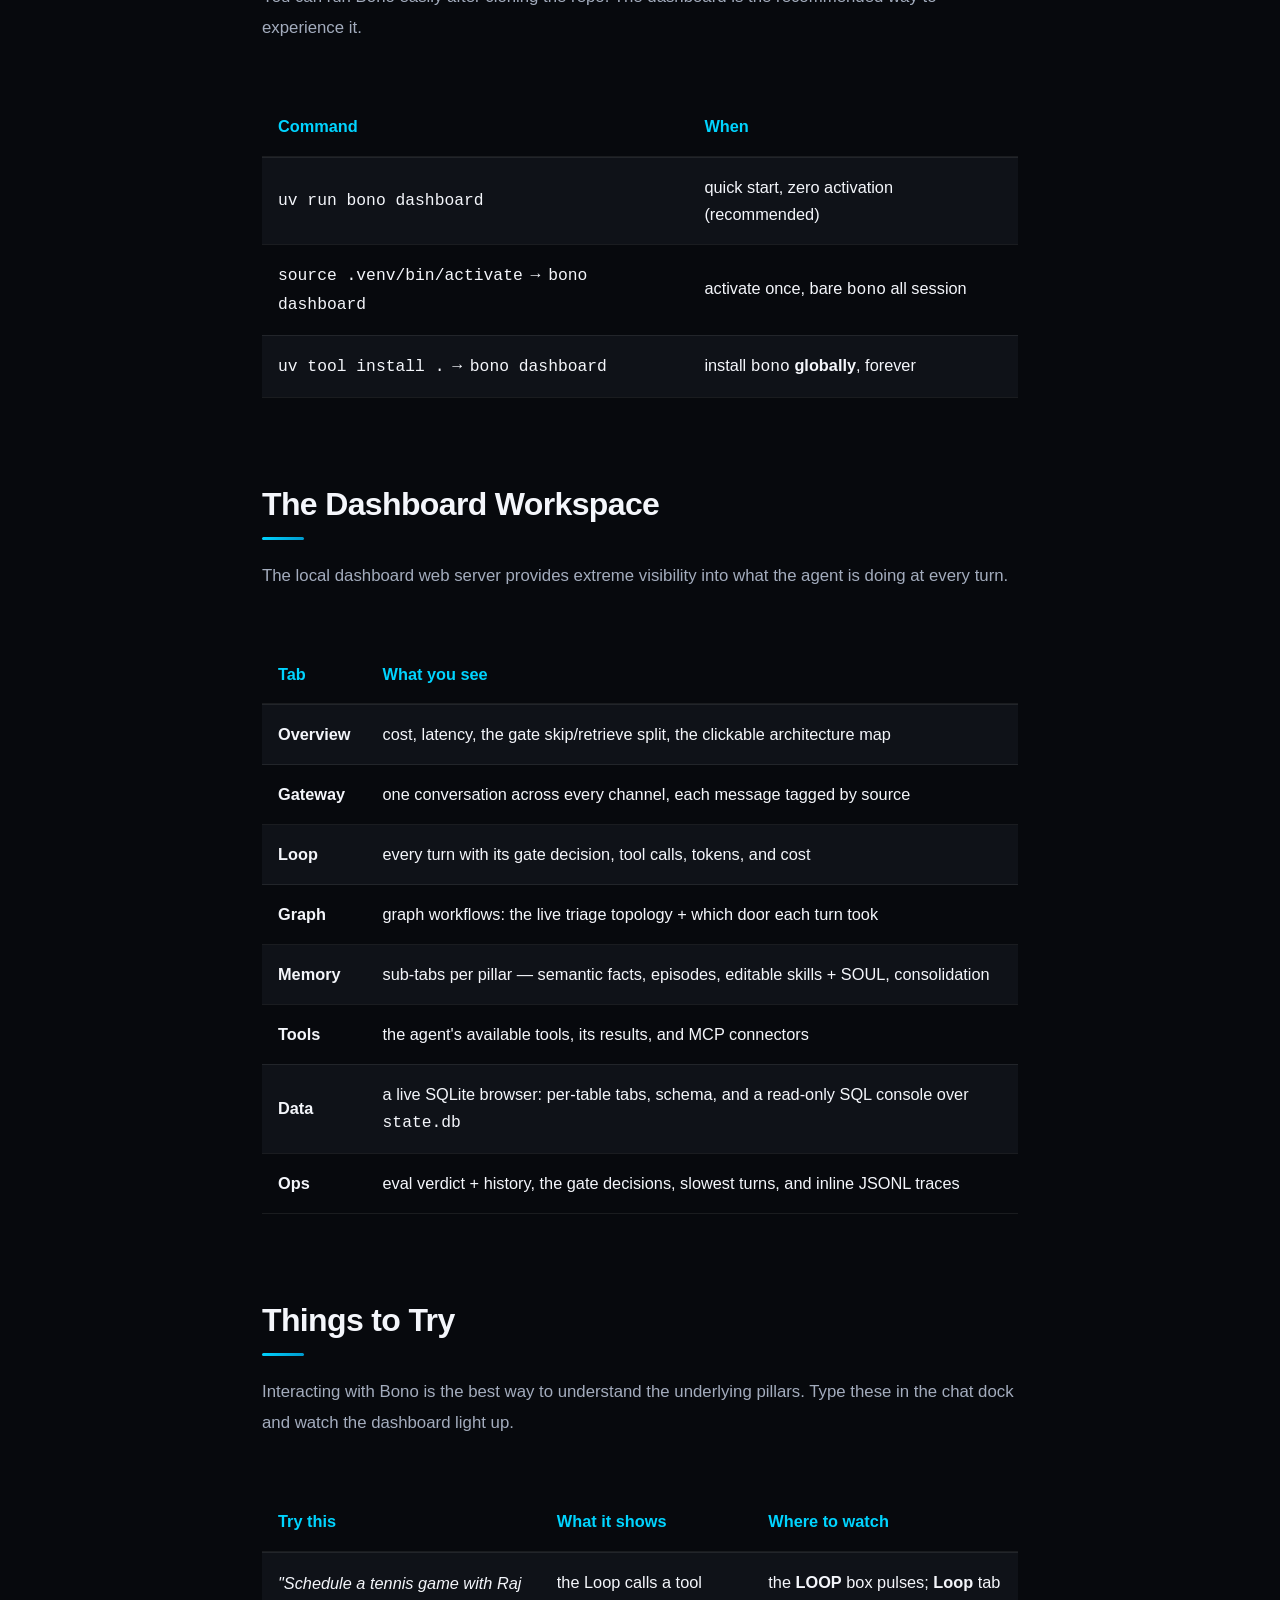
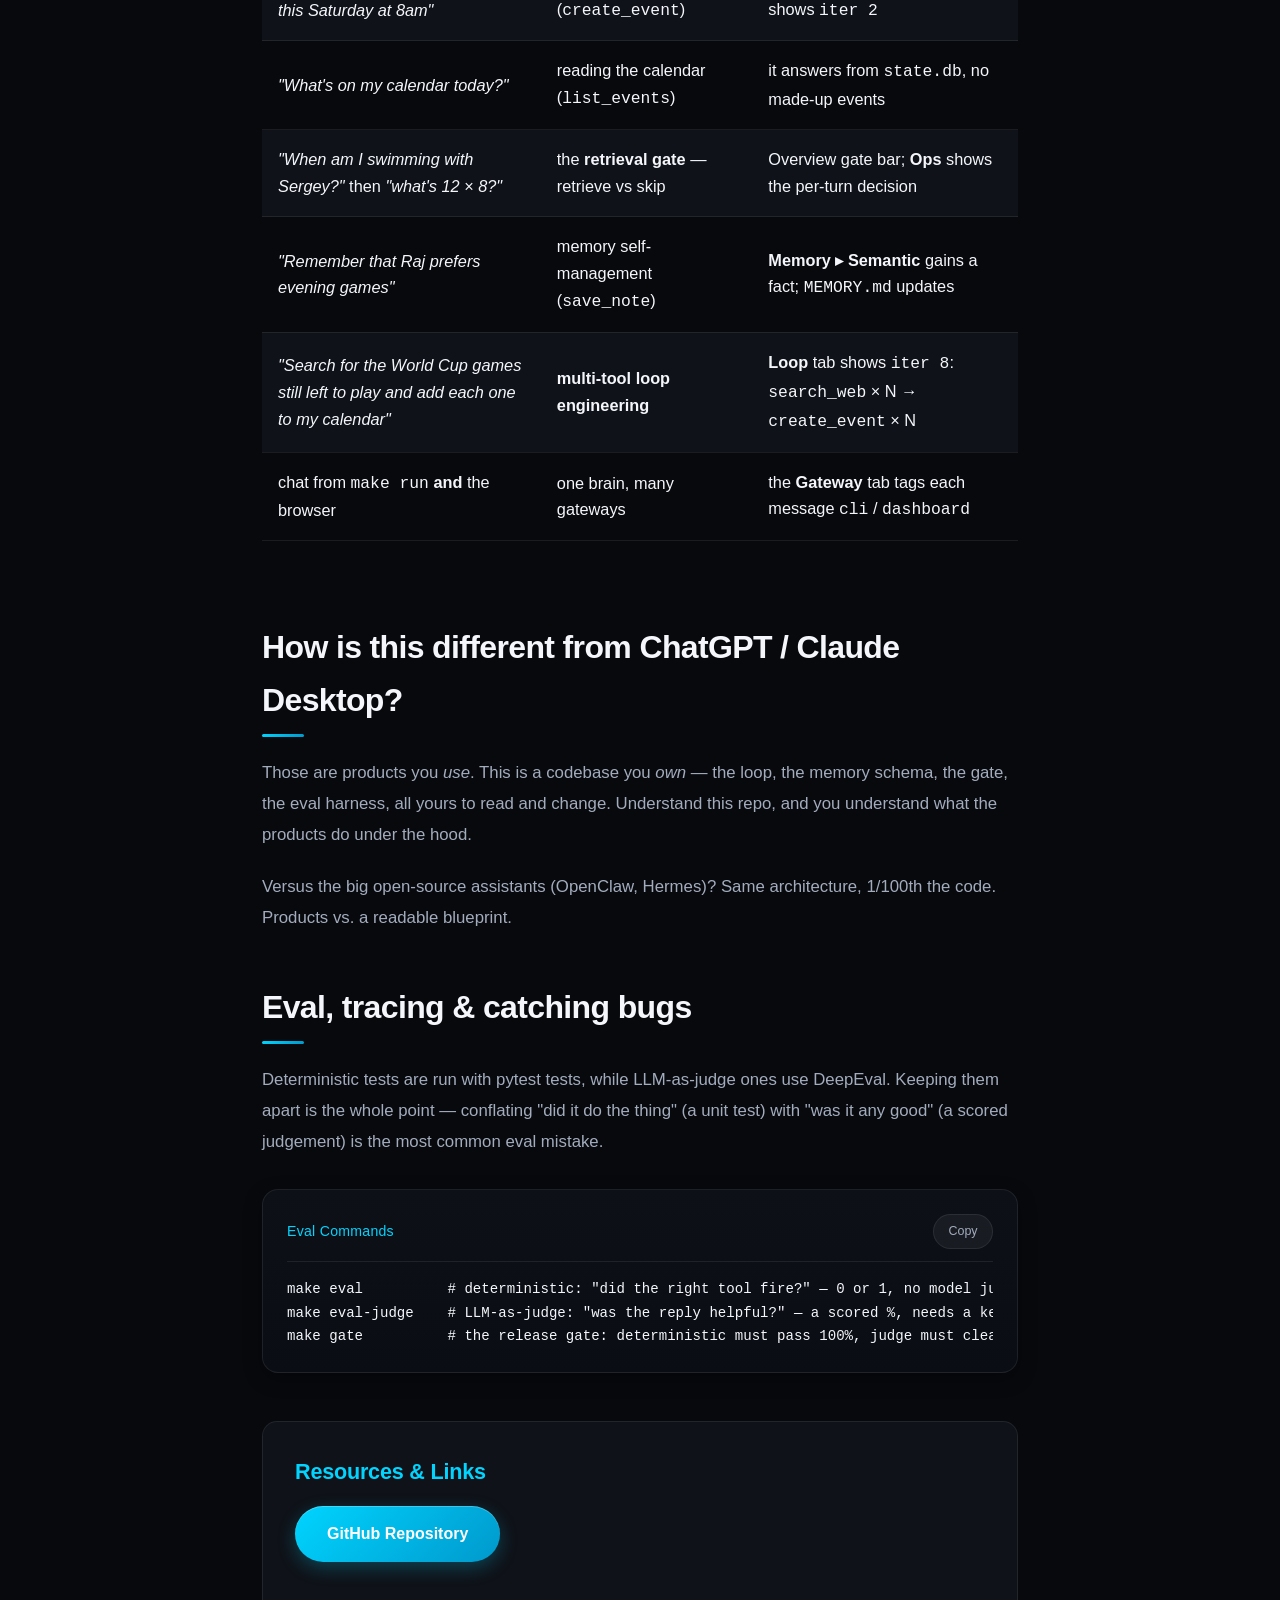
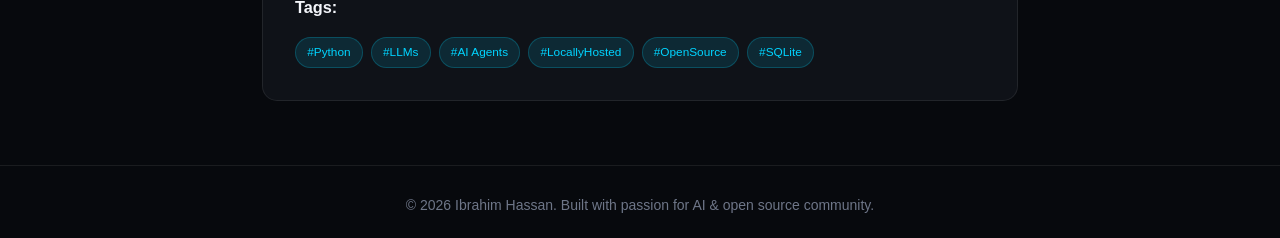
<file: projects/project.html>
<!DOCTYPE html>
<html lang="en">

<head>
    <meta charset="UTF-8">
    <meta name="viewport" content="width=device-width, initial-scale=1.0">
    <title>Bono Agent | Ibrahim Hassan</title>

    <!-- SEO Meta Tags -->
    <meta name="description"
        content="Bono Agent: Your own AI assistant on your laptop. Built with a clear focus on Harness, Loop, Memory, and Eval/LLM-Ops without complex frameworks.">
    <meta name="keywords" content="Loop Engineering, Harness, LLM-Ops, Agents, LLM, Python, SQLite">
    <meta name="author" content="Ibrahim Hassan">

    <!-- Open Graph Meta Tags -->
    <meta property="og:title" content="Bono Agent">
    <meta property="og:description"
        content="Bono Agent: Your own AI assistant on your laptop. Built with a clear focus on Harness, Loop, Memory, and Eval/LLM-Ops without complex frameworks.">
    <meta property="og:type" content="website">
    <meta property="og:url" content="https://siwa-co.github.io/projects/project.html">
    <meta property="og:image"
        content="https://siwa-co.github.io/projects/resources/project/architecture-whiteboard.png">
    <meta property="og:image:alt" content="Bono Agent">
    <meta property="og:site_name" content="Ibrahim Hassan Portfolio">

    <!-- Twitter Card Meta Tags -->
    <meta name="twitter:card" content="summary_large_image">
    <meta name="twitter:title" content="Bono Agent">
    <meta name="twitter:description"
        content="Bono Agent: Your own AI assistant on your laptop. Built with a clear focus on Harness, Loop, Memory, and Eval/LLM-Ops without complex frameworks.">
    <meta name="twitter:image"
        content="https://siwa-co.github.io/projects/resources/project/architecture-whiteboard.png">
    <meta name="twitter:image:alt" content="Bono Agent">

    <!-- Canonical URL -->
    <link rel="canonical" href="https://siwa-co.github.io/projects/project.html">

    <link rel="icon" type="image/x-icon" href="../assests/favicon.ico">
    <link rel="stylesheet" href="../index.css">
</head>

<body>
    <!-- Navigation -->
    <nav>
        <div class="nav-container">
            <div class="logo" onclick="window.location.href='../index.html'" style="cursor: pointer;">IH</div>
            <ul class="nav-links" id="navLinks">
                <li><a href="../index.html">Home</a></li>
                <li><a href="../all-projects.html">Projects</a></li>
                <li><a href="../about.html">About</a></li>
                <li><a href="https://github.com/siwa-co" target="_blank" rel="noopener noreferrer">GitHub</a></li>
            </ul>
            <button class="mobile-menu" id="mobileMenu">☰</button>
        </div>
    </nav>

    <!-- Project Page - Portfolio Website -->
    <div class="page-container active">
        <div class="page-header">
            <div class="container">
                <a href="../all-projects.html" class="back-button">← Back to Projects</a>
                <h1 class="page-title">Bono Agent</h1>
                <div class="page-meta">
                    <div class="meta-item">
                        <span>📅</span>
                        <span>Completed: 2026</span>
                    </div>
                    <div class="meta-item">
                        <span>⏱️</span>
                        <span>Actively Maintained</span>
                    </div>
                    <div class="meta-item">
                        <span>👥</span>
                        <span>Team Size: Solo</span>
                    </div>
                    <div class="meta-item">
                        <span>🏷️</span>
                        <span>Python • APIs • LLMs • SQLite • Loop Engineering • Harness • LLM-Ops</span>
                    </div>
                </div>
            </div>
        </div>

        <div class="content-section">
            <h2>Project Overview</h2>
            <p>
                <strong>Your own AI assistant. On your laptop. In code you can read in an afternoon.</strong>
            </p>
            <p>
                Meet <strong>Bono</strong> — a local-first personal assistant that shows the four pillars behind every
                serious agent: <strong>Harness · Loop · Memory · Eval/LLM-Ops</strong>. No frameworks hiding the good
                parts. Built for learning, exploring, and complete control over your AI assistant.
            </p>

            <div style="text-align: center; margin: 2rem 0;">
                <img src="./resources/project/architecture-whiteboard.png" alt="Bono Agent - Architecture Whiteboard"
                    style="max-width: 100%; height: auto; border-radius: 10px; box-shadow: 0 4px 6px rgba(0, 0, 0, 0.3);">
            </div>

            <h2>Core Principles</h2>
            <ul>
                <li><strong>Local-first.</strong> Your memory is one SQLite file. Open it. Read it. It's yours.</li>
                <li><strong>Memory is the hero.</strong> Semantic + episodic + procedural — with a gate that decides
                    <em>whether</em> to remember, and a pass that decides <em>what</em> to keep.
                </li>
                <li><strong>The loop is ~95 lines</strong> of plain Python. Step through it.</li>
                <li><strong>Watch it think.</strong> A local dashboard lights up every message as it flows through the
                    harness.</li>
                <li><strong>Eval built in.</strong> Deterministic tests <em>and</em> LLM-as-judge, side by side, with a
                    release gate.</li>
            </ul>

            <h2>Running the Project</h2>
            <p>You can run Bono easily after cloning the repo. The dashboard is the recommended way to experience it.
            </p>

            <div style="overflow-x: auto;">
                <table
                    style="width: 100%; border-collapse: collapse; margin: 2rem 0; text-align: left; color: var(--text-primary);">
                    <thead>
                        <tr style="border-bottom: 2px solid var(--border-color);">
                            <th style="padding: 1rem; color: var(--accent-color);">Command</th>
                            <th style="padding: 1rem; color: var(--accent-color);">When</th>
                        </tr>
                    </thead>
                    <tbody>
                        <tr style="border-bottom: 1px solid var(--border-color);">
                            <td style="padding: 1rem; background: var(--secondary-bg);">
                                <code>uv run bono dashboard</code>
                            </td>
                            <td style="padding: 1rem; background: var(--secondary-bg);">quick start, zero activation
                                (recommended)</td>
                        </tr>
                        <tr style="border-bottom: 1px solid var(--border-color);">
                            <td style="padding: 1rem; background: var(--primary-bg);">
                                <code>source .venv/bin/activate</code> → <code>bono dashboard</code>
                            </td>
                            <td style="padding: 1rem; background: var(--primary-bg);">activate once, bare
                                <code>bono</code> all session
                            </td>
                        </tr>
                        <tr style="border-bottom: 1px solid var(--border-color);">
                            <td style="padding: 1rem; background: var(--secondary-bg);"><code>uv tool install .</code> →
                                <code>bono dashboard</code>
                            </td>
                            <td style="padding: 1rem; background: var(--secondary-bg);">install <code>bono</code>
                                <strong>globally</strong>, forever
                            </td>
                        </tr>
                    </tbody>
                </table>
            </div>

            <h2>The Dashboard Workspace</h2>
            <p>The local dashboard web server provides extreme visibility into what the agent is doing at every turn.
            </p>

            <div style="overflow-x: auto;">
                <table
                    style="width: 100%; border-collapse: collapse; margin: 2rem 0; text-align: left; color: var(--text-primary);">
                    <thead>
                        <tr style="border-bottom: 2px solid var(--border-color);">
                            <th style="padding: 1rem; color: var(--accent-color);">Tab</th>
                            <th style="padding: 1rem; color: var(--accent-color);">What you see</th>
                        </tr>
                    </thead>
                    <tbody>
                        <tr style="border-bottom: 1px solid var(--border-color);">
                            <td style="padding: 1rem; background: var(--secondary-bg);"><strong>Overview</strong></td>
                            <td style="padding: 1rem; background: var(--secondary-bg);">cost, latency, the gate
                                skip/retrieve split, the clickable architecture map</td>
                        </tr>
                        <tr style="border-bottom: 1px solid var(--border-color);">
                            <td style="padding: 1rem; background: var(--primary-bg);"><strong>Gateway</strong></td>
                            <td style="padding: 1rem; background: var(--primary-bg);">one conversation across every
                                channel, each message tagged by source</td>
                        </tr>
                        <tr style="border-bottom: 1px solid var(--border-color);">
                            <td style="padding: 1rem; background: var(--secondary-bg);"><strong>Loop</strong></td>
                            <td style="padding: 1rem; background: var(--secondary-bg);">every turn with its gate
                                decision, tool calls, tokens, and cost</td>
                        </tr>
                        <tr style="border-bottom: 1px solid var(--border-color);">
                            <td style="padding: 1rem; background: var(--primary-bg);"><strong>Graph</strong></td>
                            <td style="padding: 1rem; background: var(--primary-bg);">graph workflows: the live triage
                                topology + which door each turn took</td>
                        </tr>
                        <tr style="border-bottom: 1px solid var(--border-color);">
                            <td style="padding: 1rem; background: var(--secondary-bg);"><strong>Memory</strong></td>
                            <td style="padding: 1rem; background: var(--secondary-bg);">sub-tabs per pillar — semantic
                                facts, episodes, editable skills + SOUL, consolidation</td>
                        </tr>
                        <tr style="border-bottom: 1px solid var(--border-color);">
                            <td style="padding: 1rem; background: var(--primary-bg);"><strong>Tools</strong></td>
                            <td style="padding: 1rem; background: var(--primary-bg);">the agent's available tools, its
                                results, and MCP connectors</td>
                        </tr>
                        <tr style="border-bottom: 1px solid var(--border-color);">
                            <td style="padding: 1rem; background: var(--secondary-bg);"><strong>Data</strong></td>
                            <td style="padding: 1rem; background: var(--secondary-bg);">a live SQLite browser: per-table
                                tabs, schema, and a read-only SQL console over <code>state.db</code></td>
                        </tr>
                        <tr style="border-bottom: 1px solid var(--border-color);">
                            <td style="padding: 1rem; background: var(--primary-bg);"><strong>Ops</strong></td>
                            <td style="padding: 1rem; background: var(--primary-bg);">eval verdict + history, the gate
                                decisions, slowest turns, and inline JSONL traces</td>
                        </tr>
                    </tbody>
                </table>
            </div>

            <h2>Things to Try</h2>
            <p>Interacting with Bono is the best way to understand the underlying pillars. Type these in the chat dock
                and watch the dashboard light up.</p>

            <div style="overflow-x: auto;">
                <table
                    style="width: 100%; border-collapse: collapse; margin: 2rem 0; text-align: left; color: var(--text-primary);">
                    <thead>
                        <tr style="border-bottom: 2px solid var(--border-color);">
                            <th style="padding: 1rem; color: var(--accent-color);">Try this</th>
                            <th style="padding: 1rem; color: var(--accent-color);">What it shows</th>
                            <th style="padding: 1rem; color: var(--accent-color);">Where to watch</th>
                        </tr>
                    </thead>
                    <tbody>
                        <tr style="border-bottom: 1px solid var(--border-color);">
                            <td style="padding: 1rem; background: var(--secondary-bg);"><em>"Schedule a tennis game with
                                    Raj this Saturday at 8am"</em></td>
                            <td style="padding: 1rem; background: var(--secondary-bg);">the Loop calls a tool
                                (<code>create_event</code>)</td>
                            <td style="padding: 1rem; background: var(--secondary-bg);">the <strong>LOOP</strong> box
                                pulses; <strong>Loop</strong> tab shows <code>iter 2</code></td>
                        </tr>
                        <tr style="border-bottom: 1px solid var(--border-color);">
                            <td style="padding: 1rem; background: var(--primary-bg);"><em>"What's on my calendar
                                    today?"</em></td>
                            <td style="padding: 1rem; background: var(--primary-bg);">reading the calendar
                                (<code>list_events</code>)</td>
                            <td style="padding: 1rem; background: var(--primary-bg);">it answers from
                                <code>state.db</code>, no made-up events
                            </td>
                        </tr>
                        <tr style="border-bottom: 1px solid var(--border-color);">
                            <td style="padding: 1rem; background: var(--secondary-bg);"><em>"When am I swimming with
                                    Sergey?"</em> then <em>"what's 12 × 8?"</em></td>
                            <td style="padding: 1rem; background: var(--secondary-bg);">the <strong>retrieval
                                    gate</strong> — retrieve vs skip</td>
                            <td style="padding: 1rem; background: var(--secondary-bg);">Overview gate bar;
                                <strong>Ops</strong> shows the per-turn decision
                            </td>
                        </tr>
                        <tr style="border-bottom: 1px solid var(--border-color);">
                            <td style="padding: 1rem; background: var(--primary-bg);"><em>"Remember that Raj prefers
                                    evening games"</em></td>
                            <td style="padding: 1rem; background: var(--primary-bg);">memory self-management
                                (<code>save_note</code>)</td>
                            <td style="padding: 1rem; background: var(--primary-bg);"><strong>Memory ▸ Semantic</strong>
                                gains a fact; <code>MEMORY.md</code> updates</td>
                        </tr>
                        <tr style="border-bottom: 1px solid var(--border-color);">
                            <td style="padding: 1rem; background: var(--secondary-bg);"><em>"Search for the World Cup
                                    games still left to play and add each one to my calendar"</em></td>
                            <td style="padding: 1rem; background: var(--secondary-bg);"><strong>multi-tool loop
                                    engineering</strong></td>
                            <td style="padding: 1rem; background: var(--secondary-bg);"><strong>Loop</strong> tab shows
                                <code>iter 8</code>: <code>search_web</code> × N → <code>create_event</code> × N
                            </td>
                        </tr>
                        <tr style="border-bottom: 1px solid var(--border-color);">
                            <td style="padding: 1rem; background: var(--primary-bg);">chat from <code>make run</code>
                                <strong>and</strong> the browser
                            </td>
                            <td style="padding: 1rem; background: var(--primary-bg);">one brain, many gateways</td>
                            <td style="padding: 1rem; background: var(--primary-bg);">the <strong>Gateway</strong> tab
                                tags each message <code>cli</code> / <code>dashboard</code></td>
                        </tr>
                    </tbody>
                </table>
            </div>

            <h2>How is this different from ChatGPT / Claude Desktop?</h2>
            <p>
                Those are products you <em>use</em>. This is a codebase you <em>own</em> — the loop, the memory schema,
                the
                gate, the eval harness, all yours to read and change. Understand this repo, and you understand
                what the products do under the hood.
            </p>
            <p>
                Versus the big open-source assistants (OpenClaw, Hermes)? Same architecture, 1/100th the code.
                Products vs. a readable blueprint.
            </p>

            <h2>Eval, tracing & catching bugs</h2>
            <p>Deterministic tests are run with pytest tests, while LLM-as-judge ones use DeepEval. Keeping them apart
                is the whole point — conflating "did it do the thing" (a unit test) with "was it any good" (a scored
                judgement) is the most common eval mistake.</p>

            <div class="code-block">
                <div class="code-header">
                    <span class="code-language">Eval Commands</span>
                    <button class="copy-button">Copy</button>
                </div>
                <pre><code>make eval          # deterministic: "did the right tool fire?" — 0 or 1, no model judges it
make eval-judge    # LLM-as-judge: "was the reply helpful?" — a scored %, needs a key
make gate          # the release gate: deterministic must pass 100%, judge must clear threshold</code></pre>
            </div>

            <div
                style="margin-top: 3rem; padding: 2rem; background: var(--secondary-bg); border-radius: 15px; border: 1px solid var(--border-color);">
                <h3 style="margin-top: 0;">Resources & Links</h3>
                <div style="display: flex; gap: 1rem; flex-wrap: wrap; margin-top: 1rem; margin-bottom: 2rem;">
                    <a href="https://github.com/siwa-co/bono-agent-main" class="demo-button" style="margin: 0;"
                        target="_blank">GitHub Repository</a>
                </div>

                <h4>Tags:</h4>
                <div style="display: flex; gap: 0.5rem; flex-wrap: wrap; margin-top: 1rem;">
                    <span class="tech-tag">#Python</span>
                    <span class="tech-tag">#LLMs</span>
                    <span class="tech-tag">#AI Agents</span>
                    <span class="tech-tag">#LocallyHosted</span>
                    <span class="tech-tag">#OpenSource</span>
                    <span class="tech-tag">#SQLite</span>
                </div>
            </div>
        </div>
    </div>

    <!-- Footer -->
    <footer style="margin-top: 4rem;">
        <div class="container">
            <p>&copy; <span id="copyright-year"></span> Ibrahim Hassan. Built with passion for AI & open source
                community.</p>
        </div>
    </footer>

    <script>
        const mobileMenu = document.getElementById('mobileMenu');
        const navLinks = document.getElementById('navLinks');

        mobileMenu.addEventListener('click', () => {
            navLinks.classList.toggle('active');
        });

        document.addEventListener('click', function (e) {
            if (e.target.classList.contains('copy-button')) {
                const codeBlock = e.target.closest('.code-block');
                const code = codeBlock.querySelector('pre').textContent;

                navigator.clipboard.writeText(code).then(() => {
                    e.target.textContent = 'Copied!';
                    setTimeout(() => {
                        e.target.textContent = 'Copy';
                    }, 2000);
                });
            }
        });

        const navEl = document.querySelector('nav');
        const onNavScroll = () => {
            if (window.scrollY > 20) navEl.classList.add('scrolled');
            else navEl.classList.remove('scrolled');
        };
        window.addEventListener('scroll', onNavScroll, { passive: true });
        onNavScroll();

        window.addEventListener('load', function () {
            const yearElement = document.getElementById('copyright-year');
            if (yearElement) {
                yearElement.textContent = new Date().getFullYear();
            }
        });
    </script>
</body>

</html>
</file>
<file: index.css>
/* ==========================================================================
   inboxibrahim.github.io - modern UI system
   Single source of truth for index / about / all-projects / project-* pages.
   ========================================================================== */

/* -------------------- 1. Reset & base -------------------- */

*,
*::before,
*::after {
    margin: 0;
    padding: 0;
    box-sizing: border-box;
}

html {
    scroll-behavior: smooth;
    scroll-padding-top: 90px;
    -webkit-text-size-adjust: 100%;
    text-rendering: optimizeLegibility;
    -webkit-font-smoothing: antialiased;
    -moz-osx-font-smoothing: grayscale;
}

img,
svg,
video {
    max-width: 100%;
    display: block;
}

button {
    font: inherit;
    color: inherit;
}

a {
    color: inherit;
    text-decoration: none;
}

/* -------------------- 2. Design tokens -------------------- */

:root {
    /* Surfaces */
    --primary-bg: #07090d;
    --secondary-bg: #0f1218;
    --accent-bg: #161a22;
    --surface-1: rgba(255, 255, 255, 0.03);
    --surface-2: rgba(255, 255, 255, 0.05);
    --surface-3: rgba(255, 255, 255, 0.08);

    /* Text */
    --text-primary: #f4f6fb;
    --text-secondary: #a3acbd;
    --text-muted: #6e7688;

    /* Accent */
    --accent-color: #00d4ff;
    --accent-2: #7c5cff;
    --accent-3: #0099cc;
    --accent-gradient: linear-gradient(135deg, #00d4ff 0%, #0099cc 100%);
    --accent-gradient-vivid: linear-gradient(135deg, #00e0ff 0%, #7c5cff 55%, #ff5fae 100%);
    --accent-soft: rgba(0, 212, 255, 0.12);
    --accent-soft-2: rgba(124, 92, 255, 0.14);

    /* Borders */
    --border-color: rgba(255, 255, 255, 0.08);
    --border-strong: rgba(255, 255, 255, 0.14);
    --border-accent: rgba(0, 212, 255, 0.35);

    /* Fluid type scale (clamp: min, preferred, max) */
    --fs-xs: clamp(0.72rem, 0.68rem + 0.2vw, 0.78rem);
    --fs-sm: clamp(0.82rem, 0.78rem + 0.25vw, 0.9rem);
    --fs-base: clamp(0.95rem, 0.9rem + 0.25vw, 1.02rem);
    --fs-md: clamp(1.05rem, 1rem + 0.4vw, 1.18rem);
    --fs-lg: clamp(1.25rem, 1.1rem + 0.8vw, 1.55rem);
    --fs-xl: clamp(1.6rem, 1.3rem + 1.5vw, 2.15rem);
    --fs-2xl: clamp(2rem, 1.5rem + 2.5vw, 3rem);
    --fs-hero: clamp(2.4rem, 1.8rem + 5vw, 4.75rem);

    /* Spacing scale */
    --space-1: 0.25rem;
    --space-2: 0.5rem;
    --space-3: 0.75rem;
    --space-4: 1rem;
    --space-5: 1.5rem;
    --space-6: 2rem;
    --space-7: 3rem;
    --space-8: 4.5rem;
    --space-9: 6rem;

    /* Radii */
    --radius-xs: 8px;
    --radius-sm: 12px;
    --radius-md: 16px;
    --radius-lg: 22px;
    --radius-xl: 28px;
    --radius-pill: 999px;

    /* Elevation */
    --shadow-sm: 0 1px 2px rgba(0, 0, 0, 0.3);
    --shadow-md: 0 6px 18px rgba(0, 0, 0, 0.35);
    --shadow-lg: 0 20px 45px rgba(0, 0, 0, 0.45);
    --shadow-glow: 0 10px 40px rgba(0, 212, 255, 0.18);
    --shadow-glow-strong: 0 18px 60px rgba(0, 212, 255, 0.28);

    /* Easings - premium feel */
    --ease-out-expo: cubic-bezier(0.16, 1, 0.3, 1);
    --ease-out-soft: cubic-bezier(0.22, 1, 0.36, 1);
    --ease-spring: cubic-bezier(0.34, 1.56, 0.64, 1);

    --transition: all 0.24s var(--ease-out-soft);
    --transition-slow: all 0.45s var(--ease-out-expo);
    --transition-reveal:
        opacity 0.7s var(--ease-out-expo),
        transform 0.7s var(--ease-out-expo);

    /* Layout */
    --container-w: 1200px;
    --container-px: clamp(1rem, 3vw, 2rem);
    --nav-h: 68px;
}

/* -------------------- 3. Base body & backdrop -------------------- */

body {
    font-family:
        'Inter', 'SF Pro Display', -apple-system, BlinkMacSystemFont,
        'Segoe UI', Roboto, 'Helvetica Neue', Arial, sans-serif;
    background: var(--primary-bg);
    color: var(--text-primary);
    line-height: 1.65;
    font-size: var(--fs-base);
    overflow-x: hidden;
    position: relative;
    min-height: 100vh;
    -webkit-tap-highlight-color: transparent;
}

/* Subtle ambient gradient on every page */
body::before {
    content: '';
    position: fixed;
    inset: 0;
    background:
        radial-gradient(60% 50% at 12% 8%, rgba(0, 212, 255, 0.09), transparent 60%),
        radial-gradient(55% 45% at 90% 12%, rgba(124, 92, 255, 0.08), transparent 60%),
        radial-gradient(70% 60% at 50% 110%, rgba(0, 153, 204, 0.07), transparent 70%);
    z-index: -2;
    pointer-events: none;
}

/* Faint grain for depth */
body::after {
    content: '';
    position: fixed;
    inset: 0;
    background-image: radial-gradient(rgba(255, 255, 255, 0.025) 1px, transparent 1px);
    background-size: 3px 3px;
    mix-blend-mode: overlay;
    opacity: 0.6;
    z-index: -1;
    pointer-events: none;
}

::selection {
    background: rgba(0, 212, 255, 0.35);
    color: #fff;
}

/* Custom scrollbar */
* {
    scrollbar-width: thin;
    scrollbar-color: rgba(255, 255, 255, 0.15) transparent;
}

*::-webkit-scrollbar {
    width: 10px;
    height: 10px;
}

*::-webkit-scrollbar-track {
    background: transparent;
}

*::-webkit-scrollbar-thumb {
    background: rgba(255, 255, 255, 0.12);
    border-radius: 10px;
    border: 2px solid transparent;
    background-clip: padding-box;
}

*::-webkit-scrollbar-thumb:hover {
    background: rgba(0, 212, 255, 0.45);
    background-clip: padding-box;
}

/* Focus ring */
:where(a, button, [tabindex], input, textarea, select):focus {
    outline: none;
}

:where(a, button, [tabindex], input, textarea, select):focus-visible {
    outline: 2px solid var(--accent-color);
    outline-offset: 3px;
    border-radius: 6px;
}

/* -------------------- 4. Layout primitives -------------------- */

.container {
    max-width: var(--container-w);
    margin: 0 auto;
    padding: 0 var(--container-px);
}

section {
    padding: clamp(2.75rem, 5vw, 4.5rem) 0;
    position: relative;
}

/* -------------------- 5. Landing (index.html) -------------------- */

.landing-body {
    height: 100%;
    overflow: hidden;
}

.landing {
    min-height: 100svh;
    min-height: 100vh;
    display: flex;
    flex-direction: column;
    position: relative;
    overflow: hidden;
    background: var(--primary-bg);
    isolation: isolate;
}

/* Aurora blobs - slow, ambient */
.landing::before {
    content: '';
    position: absolute;
    inset: -20%;
    background:
        radial-gradient(40% 30% at 20% 30%, rgba(0, 212, 255, 0.22), transparent 65%),
        radial-gradient(35% 28% at 80% 70%, rgba(124, 92, 255, 0.18), transparent 65%),
        radial-gradient(30% 25% at 50% 50%, rgba(0, 153, 204, 0.12), transparent 70%);
    filter: blur(30px);
    animation: auroraShift 24s var(--ease-out-soft) infinite alternate;
    z-index: -1;
    pointer-events: none;
}

/* Dot grid on top of aurora */
.landing::after {
    content: '';
    position: absolute;
    inset: 0;
    background-image: radial-gradient(circle, rgba(0, 212, 255, 0.11) 1px, transparent 1px);
    background-size: 38px 38px;
    mask-image: radial-gradient(ellipse at 50% 45%, black 10%, transparent 72%);
    -webkit-mask-image: radial-gradient(ellipse at 50% 45%, black 10%, transparent 72%);
    pointer-events: none;
    z-index: -1;
}

@keyframes auroraShift {
    0% {
        transform: translate(0, 0) rotate(0deg);
    }

    50% {
        transform: translate(-2%, 1%) rotate(2deg);
    }

    100% {
        transform: translate(2%, -1%) rotate(-2deg);
    }
}

.landing-top {
    padding: 1.4rem clamp(1.25rem, 3vw, 2rem);
    flex-shrink: 0;
    position: relative;
    z-index: 1;
    text-align: center;
}

.landing-main {
    flex: 1;
    display: flex;
    align-items: center;
    justify-content: center;
    padding: 0 clamp(1.25rem, 3vw, 2rem);
    position: relative;
    z-index: 1;
    text-align: center;
}

.landing-content {
    max-width: 720px;
    width: 100%;
}

.landing-title {
    font-size: var(--fs-hero);
    font-weight: 700;
    letter-spacing: -0.025em;
    line-height: 1.05;
    margin-bottom: 0.75rem;
    background: linear-gradient(135deg, #ffffff 38%, #00d4ff 78%, #7c5cff);
    background-size: 200% 200%;
    -webkit-background-clip: text;
    -webkit-text-fill-color: transparent;
    background-clip: text;
    opacity: 0;
    animation:
        fadeInUp 0.75s var(--ease-out-expo) forwards,
        shimmerText 8s ease-in-out 1.5s infinite;
}

@keyframes shimmerText {

    0%,
    100% {
        background-position: 0% 50%;
    }

    50% {
        background-position: 100% 50%;
    }
}

.landing-subtitle {
    font-size: clamp(1rem, 0.9rem + 0.4vw, 1.2rem);
    color: var(--text-secondary);
    margin-bottom: 1.1rem;
    opacity: 0;
    animation: fadeInUp 0.7s var(--ease-out-expo) 0.15s forwards;
    letter-spacing: 0.01em;
}

.landing-desc {
    font-size: var(--fs-base);
    color: var(--text-secondary);
    line-height: 1.75;
    max-width: 540px;
    margin: 0 auto;
    opacity: 0;
    animation: fadeInUp 0.7s var(--ease-out-expo) 0.3s forwards;
}

.landing-actions {
    display: flex;
    align-items: center;
    justify-content: center;
    gap: 0.55rem;
    flex-wrap: wrap;
    margin-top: 2.1rem;
    opacity: 0;
    animation: fadeInUp 0.7s var(--ease-out-expo) 0.45s forwards;
}

.landing-actions .cta-button {
    opacity: 1;
    animation: none;
    padding: 0.72rem 1.55rem;
    font-size: 0.92rem;
}

.actions-divider {
    width: 1px;
    height: 22px;
    background: var(--border-strong);
    margin: 0 0.3rem;
    flex-shrink: 0;
}

.landing-link {
    color: var(--text-secondary);
    font-weight: 500;
    font-size: 0.88rem;
    padding: 0.48rem 1rem;
    border-radius: var(--radius-pill);
    border: 1px solid var(--border-color);
    background: var(--surface-1);
    backdrop-filter: blur(8px);
    -webkit-backdrop-filter: blur(8px);
    transition: var(--transition);
    white-space: nowrap;
}

.landing-link:hover {
    color: var(--text-primary);
    background: var(--surface-3);
    border-color: var(--border-strong);
    transform: translateY(-1px);
}

.landing-link--ext {
    color: var(--accent-color);
    border-color: rgba(0, 212, 255, 0.3);
}

.landing-link--ext:hover {
    background: rgba(0, 212, 255, 0.09);
    border-color: rgba(0, 212, 255, 0.7);
    color: var(--accent-color);
    box-shadow: 0 8px 22px rgba(0, 212, 255, 0.18);
}

.landing-footer {
    padding: 1.1rem clamp(1.25rem, 3vw, 2rem);
    flex-shrink: 0;
    position: relative;
    z-index: 1;
    text-align: center;
    color: var(--text-muted);
    font-size: var(--fs-xs);
    border-top: 1px solid var(--border-color);
    opacity: 0;
    animation: fadeInUp 0.5s var(--ease-out-expo) 0.65s forwards;
}

@media (max-width: 600px) {
    .landing-actions {
        gap: 0.4rem;
    }

    .actions-divider {
        display: none;
    }

    .landing-link {
        font-size: 0.82rem;
        padding: 0.4rem 0.8rem;
    }

    .landing-actions .cta-button {
        width: 100%;
        text-align: center;
    }
}

/* -------------------- 6. Navigation (about, all-projects, project-*) -------------------- */

nav {
    position: fixed;
    top: 0;
    width: 100%;
    background: rgba(10, 12, 16, 0.6);
    backdrop-filter: saturate(160%) blur(22px);
    -webkit-backdrop-filter: saturate(160%) blur(22px);
    z-index: 1000;
    border-bottom: 1px solid transparent;
    transition:
        background 0.35s var(--ease-out-soft),
        border-color 0.35s var(--ease-out-soft),
        box-shadow 0.35s var(--ease-out-soft);
}

nav.scrolled,
nav[data-scrolled="true"] {
    background: rgba(10, 12, 16, 0.82);
    border-bottom-color: var(--border-color);
    box-shadow: 0 10px 30px rgba(0, 0, 0, 0.35);
}

/* Thin gradient hairline under nav */
nav::after {
    content: '';
    position: absolute;
    left: 0;
    right: 0;
    bottom: -1px;
    height: 1px;
    background: linear-gradient(90deg, transparent, rgba(0, 212, 255, 0.4), transparent);
    opacity: 0;
    transition: opacity 0.35s var(--ease-out-soft);
}

nav.scrolled::after {
    opacity: 0.85;
}

.nav-container {
    display: flex;
    justify-content: space-between;
    align-items: center;
    padding: 0.75rem var(--container-px);
    max-width: var(--container-w);
    margin: 0 auto;
    height: var(--nav-h);
}

.logo {
    font-size: 1.5rem;
    font-weight: 800;
    letter-spacing: -0.02em;
    background: var(--accent-gradient);
    -webkit-background-clip: text;
    -webkit-text-fill-color: transparent;
    background-clip: text;
    cursor: pointer;
    transition: var(--transition);
    display: inline-block;
    position: relative;
}

.logo:hover {
    animation: glitch 0.32s ease-in-out;
}

.nav-links {
    display: flex;
    list-style: none;
    gap: 0.25rem;
    align-items: center;
}

.nav-links a {
    color: var(--text-secondary);
    font-weight: 500;
    font-size: 0.92rem;
    transition: var(--transition);
    position: relative;
    padding: 0.55rem 0.85rem;
    border-radius: var(--radius-pill);
}

.nav-links a:hover {
    color: var(--text-primary);
    background: var(--surface-2);
}

.nav-links a::after {
    content: '';
    position: absolute;
    bottom: 4px;
    left: 50%;
    transform: translateX(-50%);
    width: 0;
    height: 2px;
    background: var(--accent-gradient);
    border-radius: 2px;
    transition: width 0.3s var(--ease-out-soft);
}

.nav-links a:hover::after {
    width: calc(100% - 1.8rem);
}

.mobile-menu {
    display: none;
    background: var(--surface-2);
    border: 1px solid var(--border-color);
    color: var(--text-primary);
    font-size: 1.25rem;
    cursor: pointer;
    border-radius: var(--radius-sm);
    width: 40px;
    height: 40px;
    align-items: center;
    justify-content: center;
    transition: var(--transition);
}

.mobile-menu:hover {
    background: var(--surface-3);
    border-color: var(--border-strong);
}

/* -------------------- 7. Hero section (shared) -------------------- */

.hero {
    min-height: 68vh;
    display: flex;
    align-items: center;
    padding-top: calc(var(--nav-h) + 1.5rem);
    padding-bottom: 2rem;
    position: relative;
    overflow: hidden;
}

.hero::before {
    content: '';
    position: absolute;
    inset: 0;
    background-image: radial-gradient(circle, rgba(0, 212, 255, 0.1) 1px, transparent 1px);
    background-size: 36px 36px;
    mask-image: radial-gradient(ellipse at center, black 5%, transparent 70%);
    -webkit-mask-image: radial-gradient(ellipse at center, black 5%, transparent 70%);
    pointer-events: none;
}

.hero::after {
    content: '';
    position: absolute;
    inset: 0;
    background:
        radial-gradient(50% 50% at 50% 60%, rgba(0, 212, 255, 0.09), transparent 65%),
        radial-gradient(40% 40% at 20% 20%, rgba(124, 92, 255, 0.08), transparent 70%);
    pointer-events: none;
}

.hero-content {
    max-width: 780px;
    position: relative;
    z-index: 1;
}

.hero h1 {
    font-size: var(--fs-hero);
    font-weight: 700;
    letter-spacing: -0.025em;
    line-height: 1.05;
    margin-bottom: 0.75rem;
    background: linear-gradient(135deg, #ffffff 38%, #00d4ff 78%, #7c5cff);
    -webkit-background-clip: text;
    -webkit-text-fill-color: transparent;
    background-clip: text;
    opacity: 0;
    animation: fadeInUp 0.75s var(--ease-out-expo) forwards;
}

.hero-subtitle {
    font-size: clamp(1rem, 0.9rem + 0.5vw, 1.22rem);
    color: var(--text-secondary);
    margin-bottom: 1.15rem;
    opacity: 0;
    animation: fadeInUp 0.7s var(--ease-out-expo) 0.15s forwards;
}

.hero-description {
    font-size: var(--fs-base);
    color: var(--text-secondary);
    margin-bottom: 1.75rem;
    max-width: 620px;
    line-height: 1.75;
    opacity: 0;
    animation: fadeInUp 0.7s var(--ease-out-expo) 0.3s forwards;
}

/* -------------------- 8. CTA button -------------------- */

.cta-button {
    display: inline-flex;
    align-items: center;
    gap: 0.4rem;
    background: var(--accent-gradient);
    color: #fff;
    padding: 0.82rem 1.7rem;
    border-radius: var(--radius-pill);
    font-weight: 600;
    font-size: 0.95rem;
    letter-spacing: 0.01em;
    transition:
        transform 0.28s var(--ease-spring),
        box-shadow 0.28s var(--ease-out-soft),
        filter 0.28s var(--ease-out-soft);
    opacity: 0;
    animation: fadeInUp 0.7s var(--ease-out-expo) 0.45s forwards;
    position: relative;
    overflow: hidden;
    isolation: isolate;
    box-shadow:
        0 6px 18px rgba(0, 212, 255, 0.25),
        inset 0 1px 0 rgba(255, 255, 255, 0.25);
}

.cta-button::before {
    content: '';
    position: absolute;
    inset: 0;
    background: linear-gradient(120deg, transparent 30%, rgba(255, 255, 255, 0.28) 50%, transparent 70%);
    transform: translateX(-110%);
    transition: transform 0.7s var(--ease-out-expo);
    z-index: -1;
}

.cta-button:hover::before {
    transform: translateX(110%);
}

.cta-button:hover {
    transform: translateY(-2px);
    box-shadow: var(--shadow-glow-strong);
    filter: brightness(1.05);
}

.cta-button:active {
    transform: translateY(0);
}

/* -------------------- 9. Section title -------------------- */

.section-title {
    font-size: clamp(1.7rem, 1.3rem + 1.6vw, 2.3rem);
    font-weight: 700;
    letter-spacing: -0.02em;
    margin-bottom: 2.25rem;
    text-align: center;
    background: var(--accent-gradient);
    -webkit-background-clip: text;
    -webkit-text-fill-color: transparent;
    background-clip: text;
    position: relative;
}

.section-title::after {
    content: '';
    display: block;
    width: 54px;
    height: 3px;
    margin: 0.75rem auto 0;
    background: var(--accent-gradient);
    border-radius: var(--radius-pill);
    opacity: 0.85;
}

/* -------------------- 10. About section -------------------- */

.about-content {
    display: grid;
    grid-template-columns: 1.8fr 1fr;
    gap: clamp(1.5rem, 3vw, 2.75rem);
    align-items: start;
}

.about-text {
    font-size: var(--fs-base);
    color: var(--text-secondary);
}

.about-text p {
    margin-bottom: 1rem;
    line-height: 1.8;
}

.about-text p:last-of-type {
    margin-bottom: 0;
}

.skills {
    display: flex;
    flex-wrap: wrap;
    gap: 0.5rem;
    margin-top: 1.25rem;
}

.skill-tag {
    background: var(--surface-1);
    padding: 0.4rem 0.9rem;
    border-radius: var(--radius-pill);
    font-size: 0.82rem;
    border: 1px solid var(--border-color);
    color: var(--text-secondary);
    transition: var(--transition);
    cursor: default;
    backdrop-filter: blur(6px);
    -webkit-backdrop-filter: blur(6px);
}

.skill-tag:hover {
    background: var(--surface-3);
    border-color: var(--border-accent);
    color: var(--text-primary);
    transform: translateY(-2px);
    box-shadow: 0 6px 16px rgba(0, 212, 255, 0.12);
}

.stat-chips {
    display: flex;
    flex-wrap: wrap;
    gap: 0.5rem;
    margin-top: 1rem;
}

.stat-chip {
    display: inline-flex;
    align-items: center;
    gap: 0.35rem;
    background: var(--accent-soft);
    border: 1px solid rgba(0, 212, 255, 0.22);
    padding: 0.4rem 0.95rem;
    border-radius: var(--radius-pill);
    font-size: 0.82rem;
    color: var(--text-secondary);
    transition: var(--transition);
    backdrop-filter: blur(6px);
    -webkit-backdrop-filter: blur(6px);
}

.stat-chip strong {
    color: var(--accent-color);
    font-weight: 700;
}

.stat-chip:hover {
    background: rgba(0, 212, 255, 0.16);
    border-color: rgba(0, 212, 255, 0.5);
    transform: translateY(-2px);
    box-shadow: 0 6px 16px rgba(0, 212, 255, 0.14);
}

.stats {
    display: grid;
    grid-template-columns: repeat(2, 1fr);
    gap: 0.9rem;
}

.stat-item {
    text-align: center;
    padding: 1.1rem 0.85rem;
    background: var(--surface-1);
    border-radius: var(--radius-md);
    border: 1px solid var(--border-color);
    transition: var(--transition);
    backdrop-filter: blur(8px);
    -webkit-backdrop-filter: blur(8px);
}

.stat-item:hover {
    transform: translateY(-4px);
    border-color: var(--border-accent);
    background: var(--surface-2);
    box-shadow: var(--shadow-glow);
}

.stat-number {
    font-size: 1.85rem;
    font-weight: 800;
    color: var(--accent-color);
    line-height: 1;
    letter-spacing: -0.02em;
}

.stat-label {
    color: var(--text-secondary);
    margin-top: 0.45rem;
    font-size: 0.82rem;
    line-height: 1.35;
}

/* -------------------- 11. Projects grid & cards -------------------- */

.projects-grid {
    display: grid;
    grid-template-columns: repeat(auto-fit, minmax(300px, 1fr));
    gap: clamp(1rem, 2vw, 1.5rem);
}

.project-card {
    --glow-x: 50%;
    --glow-y: 0%;
    background:
        linear-gradient(var(--secondary-bg), var(--secondary-bg)) padding-box,
        linear-gradient(135deg, rgba(255, 255, 255, 0.06), rgba(255, 255, 255, 0)) border-box;
    border-radius: var(--radius-lg);
    padding: 1.4rem;
    border: 1px solid transparent;
    transition:
        transform 0.35s var(--ease-out-expo),
        box-shadow 0.35s var(--ease-out-expo),
        border-color 0.35s var(--ease-out-soft);
    position: relative;
    overflow: hidden;
    display: flex;
    flex-direction: column;
    isolation: isolate;
}

/* Pointer-tracked glow (JS sets --glow-x / --glow-y) */
.project-card::before {
    content: '';
    position: absolute;
    inset: 0;
    background: radial-gradient(320px circle at var(--glow-x) var(--glow-y),
            rgba(0, 212, 255, 0.16),
            transparent 55%);
    opacity: 0;
    transition: opacity 0.35s var(--ease-out-soft);
    pointer-events: none;
    z-index: 0;
}

.project-card::after {
    content: '';
    position: absolute;
    inset: 0;
    border-radius: inherit;
    padding: 1px;
    background: linear-gradient(135deg, rgba(0, 212, 255, 0.55), rgba(124, 92, 255, 0.45), transparent 65%);
    -webkit-mask:
        linear-gradient(#000 0 0) content-box,
        linear-gradient(#000 0 0);
    mask:
        linear-gradient(#000 0 0) content-box,
        linear-gradient(#000 0 0);
    -webkit-mask-composite: xor;
    mask-composite: exclude;
    opacity: 0;
    transition: opacity 0.35s var(--ease-out-soft);
    pointer-events: none;
    z-index: 1;
}

.project-card>* {
    position: relative;
    z-index: 2;
}

.project-card:hover {
    transform: translateY(-6px);
    box-shadow: var(--shadow-lg), var(--shadow-glow);
}

.project-card:hover::before {
    opacity: 1;
}

.project-card:hover::after {
    opacity: 1;
}

.project-card img {
    border-radius: var(--radius-sm);
    transition: transform 0.6s var(--ease-out-expo);
}

.project-card:hover img {
    transform: scale(1.035);
}

.project-icon {
    width: 58px;
    height: 58px;
    background: var(--accent-gradient);
    border-radius: var(--radius-md);
    display: flex;
    align-items: center;
    justify-content: center;
    font-size: 1.55rem;
    margin-bottom: 1.25rem;
    box-shadow:
        0 10px 26px rgba(0, 212, 255, 0.22),
        inset 0 1px 0 rgba(255, 255, 255, 0.3);
    transition: transform 0.4s var(--ease-spring);
}

.project-card:hover .project-icon {
    transform: rotate(-4deg) scale(1.06);
}

.project-title {
    font-size: 1.2rem;
    font-weight: 600;
    letter-spacing: -0.01em;
    margin-bottom: 0.55rem;
    color: var(--text-primary);
}

.project-description {
    color: var(--text-secondary);
    font-size: 0.92rem;
    line-height: 1.7;
    margin-bottom: 1rem;
    flex: 1;
}

.project-tech {
    display: flex;
    flex-wrap: wrap;
    gap: 0.4rem;
    margin-bottom: 1rem;
}

.tech-tag {
    background: var(--accent-soft);
    color: var(--accent-color);
    padding: 0.28rem 0.7rem;
    border-radius: var(--radius-pill);
    font-size: 0.74rem;
    font-weight: 500;
    border: 1px solid rgba(0, 212, 255, 0.22);
    transition: var(--transition);
}

.tech-tag:hover {
    background: rgba(0, 212, 255, 0.16);
    border-color: rgba(0, 212, 255, 0.5);
}

.project-links {
    display: flex;
    gap: 1rem;
    margin-top: auto;
    padding-top: 0.25rem;
}

.project-link {
    color: var(--accent-color);
    font-weight: 500;
    font-size: 0.9rem;
    transition: var(--transition);
    display: inline-flex;
    align-items: center;
    gap: 0.3rem;
    position: relative;
}

.project-link::after {
    content: '→';
    display: inline-block;
    margin-left: 2px;
    transition: transform 0.28s var(--ease-spring);
}

.project-link:hover {
    color: #fff;
}

.project-link:hover::after {
    transform: translateX(4px);
}

/* -------------------- 12. Contact -------------------- */

.contact-content {
    max-width: 580px;
    margin: 0 auto;
    text-align: center;
}

.contact-text {
    font-size: var(--fs-base);
    color: var(--text-secondary);
    margin-bottom: 1.85rem;
    line-height: 1.75;
}

.contact-links {
    display: flex;
    justify-content: center;
    gap: 0.65rem;
    flex-wrap: wrap;
}

.contact-link {
    display: inline-flex;
    align-items: center;
    gap: 0.45rem;
    color: var(--text-secondary);
    font-weight: 500;
    font-size: 0.9rem;
    transition: var(--transition);
    padding: 0.65rem 1.15rem;
    background: var(--surface-1);
    border-radius: var(--radius-pill);
    border: 1px solid var(--border-color);
    backdrop-filter: blur(8px);
    -webkit-backdrop-filter: blur(8px);
}

.contact-link span {
    transition: transform 0.3s var(--ease-spring);
    display: inline-block;
}

.contact-link:hover {
    color: var(--accent-color);
    border-color: var(--border-accent);
    background: rgba(0, 212, 255, 0.07);
    transform: translateY(-2px);
    box-shadow: 0 8px 22px rgba(0, 212, 255, 0.15);
}

.contact-link:hover span {
    transform: scale(1.15) rotate(-6deg);
}

/* -------------------- 13. Footer -------------------- */

footer {
    background: transparent;
    padding: 1.75rem 0 2rem;
    text-align: center;
    border-top: 1px solid var(--border-color);
    color: var(--text-muted);
    font-size: 0.875rem;
    margin-top: 2rem;
}

footer .container {
    position: relative;
}

/* -------------------- 14. Scroll-reveal -------------------- */

.fade-in {
    opacity: 0;
    transform: translateY(22px);
    transition: var(--transition-reveal);
    will-change: opacity, transform;
}

.fade-in.visible {
    opacity: 1;
    transform: translateY(0);
}

.fade-in:nth-child(2) {
    transition-delay: 0.08s;
}

.fade-in:nth-child(3) {
    transition-delay: 0.16s;
}

.fade-in:nth-child(4) {
    transition-delay: 0.24s;
}

.fade-in:nth-child(5) {
    transition-delay: 0.32s;
}

/* -------------------- 15. Minimal site header (landing) -------------------- */

.site-header {
    position: fixed;
    top: 0;
    width: 100%;
    z-index: 1000;
    padding: 1rem 0;
    transition:
        background 0.35s var(--ease-out-soft),
        border-color 0.35s var(--ease-out-soft),
        box-shadow 0.35s var(--ease-out-soft);
    border-bottom: 1px solid transparent;
}

.site-header.scrolled {
    background: rgba(10, 12, 16, 0.82);
    backdrop-filter: saturate(160%) blur(22px);
    -webkit-backdrop-filter: saturate(160%) blur(22px);
    border-bottom-color: var(--border-color);
    box-shadow: 0 10px 30px rgba(0, 0, 0, 0.35);
}

.header-inner {
    max-width: var(--container-w);
    margin: 0 auto;
    padding: 0 var(--container-px);
    display: flex;
    justify-content: space-between;
    align-items: center;
}

.header-nav {
    display: flex;
    gap: 0.3rem;
    align-items: center;
}

.header-btn {
    color: var(--text-secondary);
    font-weight: 500;
    font-size: 0.875rem;
    padding: 0.48rem 0.95rem;
    border-radius: var(--radius-pill);
    border: 1px solid transparent;
    transition: var(--transition);
    white-space: nowrap;
}

.header-btn:hover {
    color: var(--text-primary);
    border-color: var(--border-color);
    background: var(--surface-2);
}

.header-btn--github {
    color: var(--accent-color);
    border-color: rgba(0, 212, 255, 0.3);
    margin-left: 0.3rem;
}

.header-btn--github:hover {
    background: rgba(0, 212, 255, 0.09);
    border-color: rgba(0, 212, 255, 0.7);
    box-shadow: 0 6px 18px rgba(0, 212, 255, 0.18);
}

@media (max-width: 480px) {
    .header-btn {
        font-size: 0.8rem;
        padding: 0.42rem 0.78rem;
    }

    .site-header {
        padding: 0.8rem 0;
    }
}

/* -------------------- 16. Project detail pages -------------------- */

.page-container {
    display: none;
    min-height: 100vh;
    padding-top: calc(var(--nav-h) + 1rem);
}

.page-container.active {
    display: block;
}

.page-header {
    background:
        radial-gradient(60% 120% at 20% 0%, rgba(0, 212, 255, 0.12), transparent 60%),
        radial-gradient(50% 100% at 90% 0%, rgba(124, 92, 255, 0.12), transparent 60%),
        linear-gradient(135deg, var(--secondary-bg), var(--accent-bg));
    padding: clamp(2.5rem, 5vw, 4rem) 0;
    margin-bottom: 2.5rem;
    border-bottom: 1px solid var(--border-color);
    position: relative;
    overflow: hidden;
}

.page-header::before {
    content: '';
    position: absolute;
    inset: 0;
    background-image: radial-gradient(circle, rgba(0, 212, 255, 0.08) 1px, transparent 1px);
    background-size: 32px 32px;
    mask-image: radial-gradient(ellipse at 30% 30%, black 5%, transparent 65%);
    -webkit-mask-image: radial-gradient(ellipse at 30% 30%, black 5%, transparent 65%);
    pointer-events: none;
}

.page-header>* {
    position: relative;
}

.page-title {
    font-size: clamp(2.2rem, 1.6rem + 2.8vw, 3.75rem);
    font-weight: 700;
    letter-spacing: -0.025em;
    line-height: 1.08;
    margin-bottom: 1rem;
    background: linear-gradient(135deg, #ffffff 35%, #00d4ff 75%, #7c5cff);
    -webkit-background-clip: text;
    -webkit-text-fill-color: transparent;
    background-clip: text;
}

.page-meta {
    display: flex;
    flex-wrap: wrap;
    gap: 1.25rem 2rem;
    align-items: center;
    margin-bottom: 1.5rem;
}

.meta-item {
    display: inline-flex;
    align-items: center;
    gap: 0.45rem;
    color: var(--text-secondary);
    font-size: 0.9rem;
    padding: 0.4rem 0.85rem;
    border-radius: var(--radius-pill);
    background: var(--surface-1);
    border: 1px solid var(--border-color);
}

.back-button {
    display: inline-flex;
    align-items: center;
    gap: 0.5rem;
    color: var(--accent-color);
    font-weight: 500;
    padding: 0.5rem 1.1rem;
    border: 1px solid rgba(0, 212, 255, 0.35);
    border-radius: var(--radius-pill);
    transition: var(--transition);
    margin-bottom: 1.75rem;
    background: var(--surface-1);
    backdrop-filter: blur(8px);
    -webkit-backdrop-filter: blur(8px);
}

.back-button:hover {
    background: rgba(0, 212, 255, 0.08);
    border-color: rgba(0, 212, 255, 0.65);
    transform: translateX(-3px);
    box-shadow: 0 6px 18px rgba(0, 212, 255, 0.18);
}

.content-section {
    max-width: 820px;
    margin: 0 auto;
    padding: 0 var(--container-px);
}

.content-section h2 {
    font-size: clamp(1.5rem, 1.2rem + 1vw, 2rem);
    font-weight: 700;
    letter-spacing: -0.02em;
    margin: 3rem 0 1.25rem;
    color: var(--text-primary);
    position: relative;
    padding-bottom: 0.6rem;
}

.content-section h2::after {
    content: '';
    position: absolute;
    bottom: 0;
    left: 0;
    width: 42px;
    height: 3px;
    background: var(--accent-gradient);
    border-radius: 2px;
}

.content-section h3 {
    font-size: 1.35rem;
    font-weight: 600;
    margin: 2rem 0 0.9rem;
    color: var(--accent-color);
    letter-spacing: -0.01em;
}

.content-section p {
    font-size: 1.05rem;
    line-height: 1.85;
    margin-bottom: 1.35rem;
    color: var(--text-secondary);
}

.content-image {
    width: 100%;
    max-width: 620px;
    height: 300px;
    background: var(--surface-1);
    border: 1px solid var(--border-color);
    border-radius: var(--radius-lg);
    display: flex;
    align-items: center;
    justify-content: center;
    font-size: 3rem;
    margin: 2rem auto;
    transition: var(--transition);
    overflow: hidden;
}

.content-image:hover {
    border-color: var(--border-accent);
    box-shadow: var(--shadow-glow);
}

/* Code block */

.code-block {
    background: linear-gradient(180deg, #0d1017 0%, #0a0d13 100%);
    border: 1px solid var(--border-color);
    border-radius: var(--radius-md);
    padding: 1.5rem;
    margin: 2rem 0;
    overflow-x: auto;
    position: relative;
    box-shadow: var(--shadow-md);
}

.code-header {
    display: flex;
    justify-content: space-between;
    align-items: center;
    margin-bottom: 1rem;
    padding-bottom: 0.75rem;
    border-bottom: 1px solid var(--border-color);
    gap: 1rem;
}

.code-language {
    color: var(--accent-color);
    font-size: 0.88rem;
    font-weight: 500;
    letter-spacing: 0.02em;
}

.copy-button {
    background: var(--surface-2);
    border: 1px solid var(--border-color);
    color: var(--text-secondary);
    padding: 0.4rem 0.9rem;
    border-radius: var(--radius-pill);
    cursor: pointer;
    font-size: 0.78rem;
    font-weight: 500;
    transition: var(--transition);
}

.copy-button:hover {
    background: var(--accent-color);
    color: #07090d;
    border-color: var(--accent-color);
    transform: translateY(-1px);
}

.copy-button.copied {
    background: #4ade80;
    color: #0a0d13;
    border-color: #4ade80;
}

.code-block pre {
    margin: 0;
    font-family:
        'JetBrains Mono', 'SF Mono', Monaco, 'Cascadia Code',
        'Roboto Mono', Consolas, 'Courier New', monospace;
    font-size: 0.88rem;
    line-height: 1.65;
    color: var(--text-primary);
    overflow-x: auto;
}

.code-block code {
    font-family: inherit;
}

.keyword {
    color: #ff79c6;
}

.string {
    color: #f1fa8c;
}

.comment {
    color: #6272a4;
    font-style: italic;
}

.number {
    color: #bd93f9;
}

.function {
    color: #50fa7b;
}

/* Diagram */

.diagram-container {
    background: var(--surface-1);
    border: 1px solid var(--border-color);
    border-radius: var(--radius-lg);
    padding: 2rem;
    margin: 2rem 0;
    text-align: center;
    backdrop-filter: blur(8px);
    -webkit-backdrop-filter: blur(8px);
}

.diagram {
    width: 100%;
    max-width: 520px;
    height: 300px;
    background: var(--accent-bg);
    border: 2px dashed rgba(0, 212, 255, 0.55);
    border-radius: var(--radius-md);
    display: flex;
    align-items: center;
    justify-content: center;
    font-size: 2rem;
    margin: 0 auto;
    color: var(--accent-color);
}

/* Tech stack */

.tech-stack {
    display: grid;
    grid-template-columns: repeat(auto-fit, minmax(220px, 1fr));
    gap: 1.25rem;
    margin: 2rem 0;
}

.tech-category {
    background: var(--surface-1);
    border: 1px solid var(--border-color);
    border-radius: var(--radius-md);
    padding: 1.4rem;
    transition: var(--transition);
    backdrop-filter: blur(8px);
    -webkit-backdrop-filter: blur(8px);
}

.tech-category:hover {
    border-color: var(--border-accent);
    transform: translateY(-3px);
    box-shadow: var(--shadow-glow);
}

.tech-category h4 {
    color: var(--accent-color);
    font-size: 1.05rem;
    margin-bottom: 0.9rem;
    font-weight: 600;
    letter-spacing: -0.01em;
}

.tech-list {
    display: flex;
    flex-wrap: wrap;
    gap: 0.45rem;
}

.tech-item {
    background: var(--surface-2);
    color: var(--text-primary);
    padding: 0.32rem 0.8rem;
    border-radius: var(--radius-pill);
    font-size: 0.8rem;
    border: 1px solid rgba(0, 212, 255, 0.2);
    transition: var(--transition);
}

.tech-item:hover {
    background: rgba(0, 212, 255, 0.12);
    border-color: rgba(0, 212, 255, 0.5);
    transform: translateY(-1px);
}

/* Project stats */

.project-stats {
    display: grid;
    grid-template-columns: repeat(auto-fit, minmax(160px, 1fr));
    gap: 1rem;
    margin: 2rem 0;
}

.stat-box {
    background: var(--surface-1);
    border: 1px solid var(--border-color);
    border-radius: var(--radius-md);
    padding: 1.4rem 1rem;
    text-align: center;
    transition: var(--transition);
    backdrop-filter: blur(8px);
    -webkit-backdrop-filter: blur(8px);
}

.stat-box:hover {
    border-color: var(--border-accent);
    transform: translateY(-3px);
    box-shadow: var(--shadow-glow);
}

.stat-value {
    font-size: 1.85rem;
    font-weight: 800;
    color: var(--accent-color);
    margin-bottom: 0.45rem;
    letter-spacing: -0.02em;
    line-height: 1;
}

/* Demo */

.demo-section {
    background: var(--surface-1);
    border: 1px solid var(--border-color);
    border-radius: var(--radius-lg);
    padding: 2.25rem;
    margin: 2rem 0;
    text-align: center;
    backdrop-filter: blur(8px);
    -webkit-backdrop-filter: blur(8px);
}

.demo-button {
    background: var(--accent-gradient);
    color: #fff;
    border: none;
    padding: 0.95rem 2rem;
    border-radius: var(--radius-pill);
    font-size: 1rem;
    font-weight: 600;
    cursor: pointer;
    transition:
        transform 0.28s var(--ease-spring),
        box-shadow 0.28s var(--ease-out-soft);
    margin: 0.75rem;
    box-shadow:
        0 6px 18px rgba(0, 212, 255, 0.25),
        inset 0 1px 0 rgba(255, 255, 255, 0.25);
}

.demo-button:hover {
    transform: translateY(-2px);
    box-shadow: var(--shadow-glow-strong);
}

/* Tables */

.table-container {
    overflow-x: auto;
    margin: 2rem 0;
    border-radius: var(--radius-md);
    border: 1px solid var(--border-color);
}

.content-table {
    width: 100%;
    border-collapse: collapse;
    background: var(--surface-1);
    overflow: hidden;
}

.content-table th,
.content-table td {
    padding: 0.95rem 1.1rem;
    text-align: left;
    border-bottom: 1px solid var(--border-color);
}

.content-table th {
    background: var(--surface-2);
    color: var(--accent-color);
    font-weight: 600;
    font-size: 0.9rem;
    letter-spacing: 0.02em;
}

.content-table td {
    color: var(--text-secondary);
    font-size: 0.92rem;
}

.content-table tr:last-child td {
    border-bottom: 0;
}

.content-table tr {
    transition: background 0.25s var(--ease-out-soft);
}

.content-table tr:hover {
    background: rgba(0, 212, 255, 0.06);
}

/* -------------------- 17. Animations -------------------- */

@keyframes fadeInUp {
    from {
        opacity: 0;
        transform: translateY(28px);
    }

    to {
        opacity: 1;
        transform: translateY(0);
    }
}

@keyframes glitch {
    0% {
        transform: translate(0);
    }

    20% {
        transform: translate(-2px, 2px);
    }

    40% {
        transform: translate(-2px, -2px);
    }

    60% {
        transform: translate(2px, 2px);
    }

    80% {
        transform: translate(2px, -2px);
    }

    100% {
        transform: translate(0);
    }
}

@keyframes blink {

    0%,
    100% {
        opacity: 1;
    }

    50% {
        opacity: 0;
    }
}

/* -------------------- 18. Responsive -------------------- */

@media (max-width: 960px) {
    .about-content {
        grid-template-columns: 1fr;
        gap: 1.75rem;
    }
}

@media (max-width: 768px) {
    .hero {
        min-height: 58vh;
        padding-top: calc(var(--nav-h) + 0.75rem);
    }

    .hero::before {
        background-size: 28px 28px;
        opacity: 0.7;
    }

    .fade-in {
        transform: translateY(14px);
    }

    .page-meta {
        flex-direction: column;
        align-items: flex-start;
        gap: 0.6rem;
    }

    .tech-stack {
        grid-template-columns: 1fr;
    }

    .project-stats {
        grid-template-columns: repeat(2, 1fr);
    }

    /* Mobile drawer nav */
    .nav-links {
        display: none;
        position: fixed;
        top: var(--nav-h);
        left: 0;
        width: 100%;
        background: rgba(12, 14, 20, 0.96);
        backdrop-filter: saturate(160%) blur(22px);
        -webkit-backdrop-filter: saturate(160%) blur(22px);
        flex-direction: column;
        padding: 1rem 1.25rem 1.4rem;
        gap: 0.15rem;
        border-top: 1px solid var(--border-color);
        box-shadow: 0 18px 40px rgba(0, 0, 0, 0.5);
        transform: translateY(-8px);
        opacity: 0;
        transition:
            opacity 0.28s var(--ease-out-soft),
            transform 0.28s var(--ease-out-soft);
    }

    .nav-links.active {
        display: flex;
        opacity: 1;
        transform: translateY(0);
    }

    .nav-links li {
        border-bottom: 1px solid var(--border-color);
    }

    .nav-links li:last-child {
        border-bottom: 0;
    }

    .nav-links a {
        display: block;
        padding: 0.95rem 0.4rem;
        font-size: 1rem;
        border-radius: 0;
    }

    .nav-links a::after {
        display: none;
    }

    .mobile-menu {
        display: inline-flex;
    }

    .stats {
        grid-template-columns: repeat(2, 1fr);
        gap: 0.75rem;
    }

    .stat-item {
        padding: 0.95rem 0.6rem;
    }

    .stat-number {
        font-size: 1.55rem;
    }

    .stat-label {
        font-size: 0.78rem;
    }

    .projects-grid {
        grid-template-columns: 1fr;
    }

    .contact-links {
        gap: 0.55rem;
    }

    .contact-link {
        padding: 0.6rem 1rem;
        font-size: 0.88rem;
    }

    .nav-container {
        padding: 0.7rem 1rem;
    }

    .code-block {
        padding: 1.15rem;
    }

    .code-block pre {
        font-size: 0.82rem;
    }
}

@media (max-width: 480px) {
    .hero h1 {
        line-height: 1.1;
    }

    .project-card {
        padding: 1.15rem;
    }

    .content-section h2 {
        margin-top: 2.25rem;
    }
}

/* -------------------- 19. Reduced motion & print -------------------- */

@media (prefers-reduced-motion: reduce) {

    *,
    *::before,
    *::after {
        animation-duration: 0.01ms !important;
        animation-iteration-count: 1 !important;
        transition-duration: 0.01ms !important;
        scroll-behavior: auto !important;
    }

    .landing::before {
        animation: none;
    }

    .landing-title {
        animation: fadeInUp 0.3s ease-out forwards;
    }
}

@media print {

    body::before,
    body::after,
    nav,
    .site-header,
    .mobile-menu,
    .back-button {
        display: none !important;
    }

    body {
        background: #fff;
        color: #000;
    }

    a {
        color: #000;
        text-decoration: underline;
    }
}
</file>
